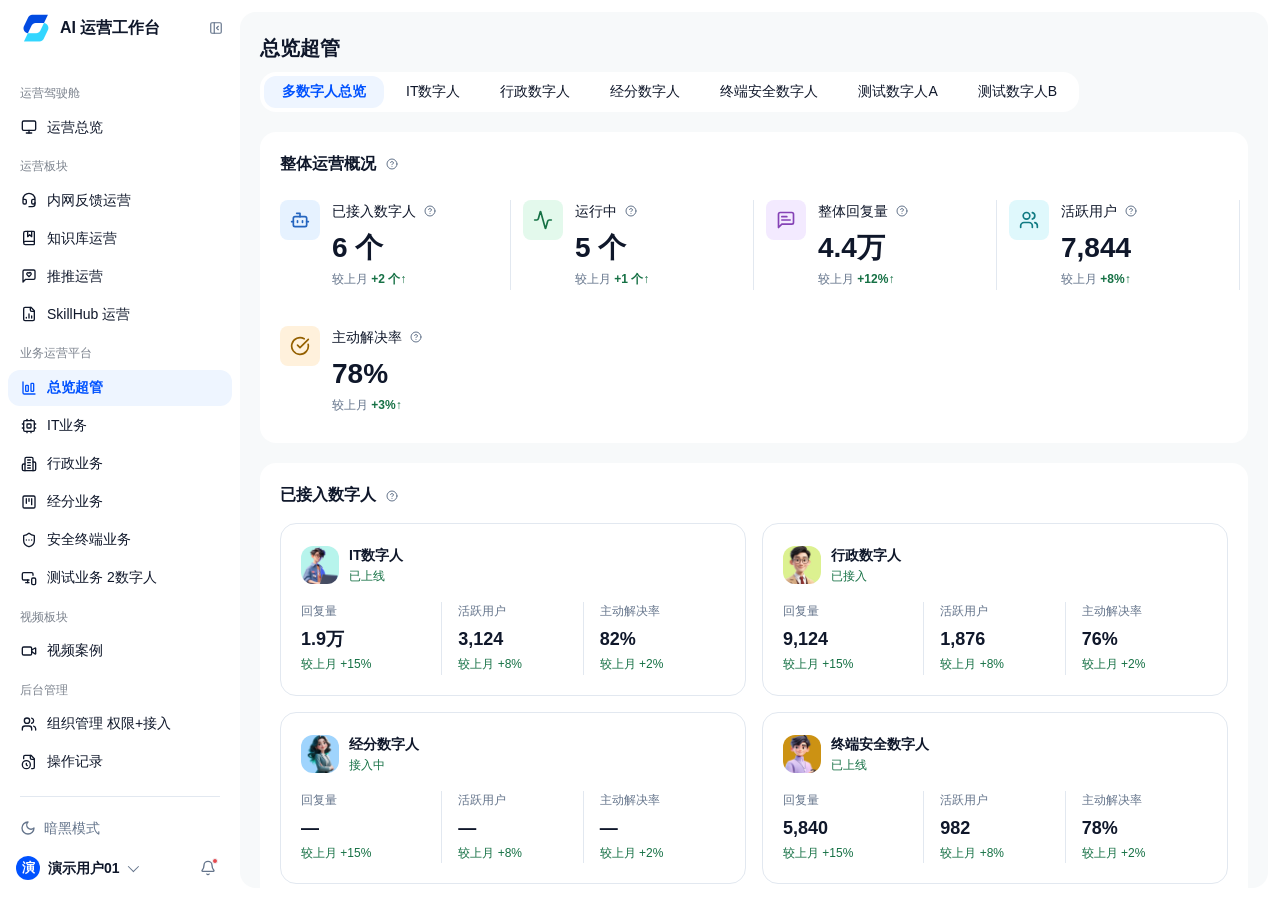
<file: index.html>
<!DOCTYPE html>
<html lang="zh-CN">
<head>
<meta charset="UTF-8">
<meta name="viewport" content="width=device-width, initial-scale=1.0">
<link rel="icon" href="data:,">
<script src="./personalization-state.js?v=20260928-dark-mode"></script>
<title>数字人运营平台 · 业务开放版原型 v3</title>
<script src="./chart.umd.min.js"></script>

<style>
:root{
  --bg:#f5f7fb; --surface:#ffffff; --surface-soft:#f8fafc; --table-header-bg:#f1f5f9;
  --border:#e7ebf2; --border-strong:#d3dae6;
  --text:#0f1c33; --muted:#57647c; --faint:#93a0b4;
  --blue:#1f5fe8; --blue-deep:#174fd1; --blue-soft:#e9effd;
  --green:#0e8f58; --bad:#c93030; --amber:#c77d0a;
  --new:#7c3aed; --new-soft:#f1ebfd;
  --grad:linear-gradient(135deg,#1f5fe8 0%,#7c3aed 100%);
  --grad-deep:linear-gradient(135deg,#174fd1 0%,#682fd4 100%);
  --shadow:0 1px 2px rgba(15,28,51,.04),0 6px 20px rgba(15,28,51,.06),0 18px 44px -14px rgba(15,28,51,.10);
  --shadow-soft:0 1px 2px rgba(15,28,51,.03),0 3px 12px rgba(15,28,51,.05);
}
*{box-sizing:border-box;margin:0;padding:0}
body{background:linear-gradient(180deg,#f8fafd 0%,var(--bg) 240px);background-attachment:fixed;color:var(--text);font-family:Inter,"PingFang SC","Microsoft YaHei",system-ui,sans-serif;font-size:15px;-webkit-font-smoothing:antialiased;text-rendering:optimizeLegibility}
.wrap{display:grid;grid-template-columns:236px 1fr;gap:14px;height:100vh;padding:14px;overflow:hidden}
.col-left{display:flex;flex-direction:column;gap:12px;height:100%;overflow-y:auto}
.col-main{height:100%;overflow-y:auto;padding-right:4px}
.main-shell{min-height:100%;background:#fff;padding:12px}

/* 品牌 */
.brand{height:36px;display:flex;align-items:center;gap:10px;padding:0 12px;background:var(--surface);border:1px solid var(--border);border-radius:10px;box-shadow:var(--shadow-soft)}
.logo{width:32px;height:32px;border:0;border-radius:0;background:transparent;color:inherit;display:flex;align-items:center;justify-content:center;font-weight:800;font-size:16px;flex:none;box-shadow:none}
.logo img{display:block;width:28px;height:28px;object-fit:contain;border-radius:0}
.brand b{display:block;font-size:18px;letter-spacing:-0.01em}
.brand span{display:block;font-size:13px;color:var(--muted)}
.badge{display:inline-block;margin-left:8px;font-size:11px;padding:2px 8px;border-radius:20px;background:var(--blue-soft);color:var(--blue);font-weight:700;vertical-align:2px}
.badge.new{background:var(--new-soft);color:var(--new)}

/* 当前用户条 */
.user-box{background:var(--surface);border:1px solid var(--border);border-radius:16px;padding:12px 16px;box-shadow:var(--shadow-soft)}
.user-box .lb{font-size:12px;color:var(--muted);letter-spacing:.06em;margin-bottom:6px;font-weight:700}
.user-line{display:flex;align-items:center;gap:8px}
.u-avatar{width:30px;height:30px;border-radius:50%;background:var(--blue);color:#fff;display:flex;align-items:center;justify-content:center;font-size:13px;font-weight:700;flex:none}
.u-name{font-weight:700;font-size:14px}
.u-role{font-size:11px;color:var(--muted)}
.btn{display:inline-flex;align-items:center;justify-content:center;padding:7px 14px;border:1px solid var(--border-strong);border-radius:9px;background:var(--surface);color:var(--text);font-family:inherit;font-size:13px;cursor:pointer;transition:.15s;gap:6px;box-shadow:0 1px 2px rgba(15,28,51,.03)}
.btn:hover{border-color:var(--blue);color:var(--blue);box-shadow:0 2px 6px rgba(31,95,232,.10)}
.btn.primary{background:var(--grad);border-color:transparent;color:#fff;box-shadow:0 2px 8px rgba(31,95,232,.28)}
.btn.primary:hover{background:var(--grad-deep);color:#fff;box-shadow:0 4px 14px rgba(31,95,232,.35);transform:translateY(-1px)}
.btn.primary > svg,.btn.newbtn > svg{width:14px;height:14px;stroke-width:2;flex:none}
.btn.sm{padding:4px 10px;font-size:12px}
.btn.ghost{border-style:dashed}
.btn.newbtn{background:var(--new);border-color:var(--new);color:#fff;box-shadow:0 2px 8px rgba(124,58,237,.25)}
.btn.newbtn:hover{background:#682fd4;color:#fff;box-shadow:0 4px 14px rgba(124,58,237,.32);transform:translateY(-1px)}
.seg{display:inline-flex;border:1px solid var(--border-strong);border-radius:8px;overflow:hidden}
.seg .seg-btn{padding:6px 14px;border:none;background:var(--surface);color:var(--muted);font-size:13px;cursor:pointer;border-right:1px solid var(--border-strong)}
.seg .seg-btn:last-child{border-right:none}
.seg .seg-btn.active{background:var(--blue);color:#fff;font-weight:600}

/* 导航 */
.nav-panel{flex:1;background:var(--surface);border:1px solid var(--border);border-radius:16px;padding:8px;box-shadow:var(--shadow-soft)}
.nav-sec{font-size:12px;font-weight:700;letter-spacing:.08em;color:var(--muted);margin:12px 0 6px;padding:0 12px;display:flex;align-items:center;justify-content:space-between}
.nav-sec .old-tag{font-size:10px;color:var(--faint);font-weight:400}
.nav-item{display:flex;align-items:center;gap:10px;padding:9px 12px;border:1px solid transparent;border-radius:10px;cursor:pointer;font-family:inherit;color:var(--text);font-size:14px;transition:.15s;width:100%;text-align:left;background:transparent;position:relative}
.nav-item:hover{border-color:var(--blue);background:var(--surface-soft)}
.nav-item.active{background:var(--blue-soft);border-color:var(--blue);color:var(--blue);font-weight:700;box-shadow:inset 0 0 0 1px rgba(31,95,232,.12)}
.nav-item.active::before{content:'';position:absolute;left:-1px;top:8px;bottom:8px;width:3px;border-radius:3px;background:var(--grad)}
.nav-item .dot{width:8px;height:8px;border-radius:50%;background:var(--border-strong);flex:none}
.nav-item.active .dot{background:var(--blue)}
.nav-item.new-item{color:var(--new)}
.nav-item.new-item .dot{background:var(--new-soft);border:1.5px solid var(--new)}
.nav-item.new-item.active{background:var(--new-soft);border-color:var(--new);color:var(--new)}
.nav-item.new-item.active .dot{background:var(--new)}
.nav-item.hidden{display:none}

/* 顶部条 */
.topbar{display:flex;align-items:center;justify-content:space-between;margin-bottom:14px;gap:12px}
.topbar .crumbs{font-size:13px;color:var(--muted)}
.pill{font-size:11px;padding:2px 10px;border-radius:20px;font-weight:700}
.pill.on{background:var(--blue-soft);color:var(--blue)}
.pill.warn{background:#fdf1e0;color:var(--amber)}
.pill.new{background:var(--new-soft);color:var(--new)}

/* 卡片 */
.card{background:var(--surface);border:1px solid var(--border);border-radius:16px;padding:16px;box-shadow:var(--shadow-soft);margin-bottom:14px}
.card-title{display:flex;justify-content:space-between;align-items:center;font-size:16px;font-weight:700;margin-bottom:12px}
.bot-config-title{display:block;margin-bottom:12px}
.bot-config-toolbar{display:flex;align-items:center;gap:16px;margin-bottom:16px}
.bot-config-filters{display:flex;align-items:center;gap:8px;flex-wrap:wrap;min-width:0}
.bot-config-filters input{flex:0 0 240px;width:240px;min-width:240px}
.bot-config-actions{display:flex;align-items:center;justify-content:flex-end;margin-left:auto;flex:none}
.org-actions{display:flex;gap:16px;align-items:center;margin-left:auto}
.org-toolbar{display:flex;justify-content:space-between;gap:16px;margin-bottom:12px;flex-wrap:wrap;align-items:center}
.org-filters{display:flex;justify-content:flex-start;gap:8px;flex-wrap:wrap;align-items:center}
.modal.org-batch-modal{width:480px !important;height:360px;max-height:360px;max-width:calc(100vw - 24px);box-sizing:border-box}
.card-title .hint{font-size:12px;color:var(--faint);font-weight:400}
.grid{display:grid;gap:14px}
.grid-4{grid-template-columns:repeat(4,1fr)}
.grid-2{grid-template-columns:repeat(2,1fr)}
.grid-3{grid-template-columns:repeat(3,1fr)}
.grid-5{grid-template-columns:repeat(5,1fr)}
@media(max-width:1200px){.grid-4{grid-template-columns:repeat(2,1fr)}.grid-3{grid-template-columns:repeat(2,1fr)}.grid-5{grid-template-columns:repeat(3,1fr)}}

/* KPI */
.kpi{background:var(--surface);border:1px solid var(--border);border-radius:16px;padding:16px;box-shadow:var(--shadow-soft);cursor:pointer;transition:.18s}
.kpi:hover{border-color:var(--blue);transform:translateY(-2px);box-shadow:var(--shadow)}
.kpi .k-label{font-size:13px;color:var(--muted)}
.kpi .k-value{font-size:28px;font-weight:800;margin:6px 0 2px;letter-spacing:-0.02em;font-variant-numeric:tabular-nums}
.kpi .k-sub{font-size:12px;color:var(--faint)}
/* 信息提示图标：解释性语句收进小图标，悬停显示 tooltip */
.info-ic{display:inline-flex;align-items:center;justify-content:center;width:14px;height:14px;border-radius:50%;background:#c3ccdb;color:#fff;font-size:10px;font-weight:800;cursor:help;position:relative;margin-left:5px;vertical-align:1.5px;flex:none;font-family:inherit;line-height:1}
.info-ic:hover{background:var(--blue)}
.info-ic:hover::after{content:attr(data-tip);position:absolute;left:50%;bottom:calc(100% + 7px);transform:translateX(-50%);background:#101c33;color:#fff;font-size:12px;font-weight:400;line-height:1.55;padding:7px 11px;border-radius:8px;width:max-content;max-width:min(340px,calc(100vw - 48px));white-space:normal;overflow-wrap:break-word;z-index:60;box-shadow:0 6px 20px rgba(15,28,51,.28);text-align:left}
.info-ic:hover::before{content:'';position:absolute;left:50%;bottom:calc(100% + 3px);transform:translateX(-50%);border:5px solid transparent;border-top-color:#101c33;z-index:60}
/* 长文本 tooltip（如知识回流）：从图标左边缘向右展开，避免居中时左侧溢出被裁 */
.info-ic.tip-left:hover::after{left:0;transform:none}
.info-ic.tip-left:hover::before{left:14px;transform:none}
.k-value.blue{color:var(--blue)} .k-value.green{color:var(--green)} .k-value.bad{color:var(--bad)} .k-value.amber{color:var(--amber)} .k-value.purple{color:#7c3aed}
/* 核心 KPI 面板（重点层）：浅蓝渐变底，与次级白卡形成主次对比 */
.kpi-panel .kpi{background:linear-gradient(180deg,#f6f8ff 0%,#edf1fb 100%);border-color:#dbe3f4}
.kpi-panel .kpi:hover{border-color:var(--blue)}
.kpi-panel .k-value{font-size:30px}

/* 数字人选择 */
.bot-bar{background:linear-gradient(135deg,#1b3f9c 0%,#3d2d8f 55%,#5b2a8f 100%);border:none;box-shadow:0 8px 24px rgba(31,60,160,.28)}
.bot-bar .bot-tab{background:rgba(255,255,255,.13);border-color:rgba(255,255,255,.26);color:#fff}
.bot-bar .bot-tab:hover{border-color:#fff;background:rgba(255,255,255,.22)}
.bot-bar .bot-tab.active{background:#fff;border-color:#fff;color:var(--new);box-shadow:0 4px 14px rgba(0,0,0,.18)}
.bot-bar .bot-tab .st{color:rgba(255,255,255,.78)}
.bot-bar .bot-tab.active .st{color:var(--faint)}
.bot-tabs{display:flex;gap:8px;flex-wrap:wrap}
.bot-tab{padding:8px 18px;border:1px solid var(--border);border-radius:10px;background:var(--surface);cursor:pointer;font-family:inherit;font-size:14px;color:var(--text);transition:.12s;display:flex;align-items:center;gap:8px}
.bot-tab:hover{border-color:var(--blue)}
.bot-tab.active{background:var(--new-soft);border-color:var(--new);color:var(--new);font-weight:700}
.bot-tab .st{font-size:10px;color:var(--faint);font-weight:400}
.bot-tab.active .st{color:var(--new)}
.bot-tab.disabled{opacity:.5;cursor:not-allowed}

/* 页内 Tab */
.inner-tabs{display:flex;gap:6px;background:var(--surface);border:1px solid var(--border);border-radius:14px;padding:5px;box-shadow:0 2px 12px rgba(15,28,51,.08);margin-bottom:14px;width:fit-content}
.inner-tab{padding:10px 24px;border:none;border-radius:10px;background:transparent;cursor:pointer;font-family:inherit;font-size:15px;font-weight:600;color:var(--muted);transition:.15s;display:flex;align-items:center;gap:7px}
.inner-tab:hover{color:var(--blue);background:var(--blue-soft)}
.inner-tab.active{background:var(--grad);color:#fff;font-weight:700;box-shadow:0 3px 10px rgba(31,95,232,.3)}

/* bot 卡片（总览） */
.bot-card{background:var(--surface);border:1px solid var(--border);border-radius:16px;padding:16px;box-shadow:var(--shadow-soft);cursor:pointer;transition:.18s;position:relative}
.bot-card:hover{border-color:var(--blue);transform:translateY(-2px);box-shadow:var(--shadow)}
.bot-card.active{border-color:var(--blue);background:var(--blue-soft)}
.bot-card .b-head{display:flex;align-items:center;gap:10px;margin-bottom:10px}
.bot-ico{width:38px;height:38px;border-radius:10px;color:#fff;display:flex;align-items:center;justify-content:center;font-weight:800;font-size:16px;flex:none}
.bot-card .b-name{font-weight:700;font-size:15px}
.bot-card .b-status{font-size:11px;color:var(--green)}
.bot-card .b-row{display:flex;justify-content:space-between;font-size:13px;color:var(--muted);margin-top:4px}
.bot-card .b-row b{color:var(--text)}
.tag{font-size:11px;padding:2px 8px;border-radius:20px;background:var(--surface-soft);border:1px solid var(--border);color:var(--muted)}
.tag.blue{background:var(--blue-soft);color:var(--blue);border-color:transparent}
.tag.green{background:#e6f6ee;color:var(--green);border-color:transparent}
.tag.warn{background:#fdf1e0;color:var(--amber);border-color:transparent}

/* 表格 */
table{width:100%;border-collapse:collapse;font-size:13px;font-variant-numeric:tabular-nums}
th{text-align:left;padding:9px 10px;color:var(--muted);font-weight:600;border-bottom:1px solid var(--border);white-space:nowrap;background:var(--table-header-bg,var(--surface-soft))}
td{padding:9px 10px;border-bottom:1px solid var(--border)}
tr:hover td{background:var(--surface-soft)}
.lib-selected{background:var(--blue-soft)!important}
.lib-selected td{background:var(--blue-soft)!important}
.mono{font-family:ui-monospace,Consolas,monospace}

/* 控件 */
select,input[type=text]{padding:7px 10px;border:1px solid var(--border-strong);border-radius:8px;font-family:inherit;font-size:13px;background:var(--surface);color:var(--text)}
.chart-box{position:relative;height:280px}
.chart-box.h220{height:220px}
.chart-box canvas{max-width:100%!important}
/* 总览页图表卡：等高 + 图表填满，避免与列表卡并排时下方留白 */
#itab-bot-overview .grid-2 > .card{display:flex;flex-direction:column}
#itab-bot-overview .grid-2 > .card .chart-box{flex:1;height:auto;min-height:200px}
.hint-text{font-size:12px;color:var(--faint);margin-top:6px}

/* 弹窗 */
.modal-mask{position:fixed;inset:0;background:rgba(15,30,56,.45);z-index:100;display:none;align-items:center;justify-content:center}
.modal-mask.show{display:flex}
.modal{background:var(--surface);border-radius:16px;width:640px;max-width:92vw;max-height:86vh;overflow-y:auto;box-shadow:0 8px 24px rgba(15,28,51,.12),0 28px 64px -12px rgba(15,28,51,.28)}
.modal .m-head{display:flex;justify-content:space-between;align-items:center;padding:16px 20px;border-bottom:1px solid var(--border);position:sticky;top:0;background:var(--surface)}
.modal .m-body{padding:20px}
.xbtn{border:none;background:none;font-size:20px;cursor:pointer;color:var(--muted);font-family:inherit}
/* 滚动条 */
::-webkit-scrollbar{width:8px;height:8px}
::-webkit-scrollbar-thumb{background:#c9d2e0;border-radius:8px;border:2px solid transparent;background-clip:content-box}
::-webkit-scrollbar-thumb:hover{background:#aeb9cc;background-clip:content-box;border:2px solid transparent}
::-webkit-scrollbar-track{background:transparent}
.flow{display:flex;align-items:center;gap:10px;margin:12px 0}
.flow .step{flex:1;text-align:center;border:1px solid var(--border);border-radius:10px;padding:10px;font-size:12px;color:var(--muted);background:var(--surface-soft)}
.flow .step.done{border-color:var(--green);color:var(--green);background:#e6f6ee;font-weight:700}
.flow .arrow{color:var(--faint)}
.masked{color:var(--faint);background:repeating-linear-gradient(45deg,transparent,transparent 4px,var(--surface-soft) 4px,var(--surface-soft) 8px);border-radius:4px}

.page{display:none}
.page.active{display:block}
.itab-page{display:none}
.itab-page.active{display:block}
.notice{border:1px dashed var(--blue);background:var(--blue-soft);border-radius:10px;padding:10px 14px;font-size:13px;color:var(--blue);margin-bottom:14px}
.notice.amber{border-color:var(--amber);background:#fdf1e0;color:var(--amber)}
.notice.new{border-color:var(--new);background:var(--new-soft);color:var(--new)}

/* 老页面占位 */
.legacy-card{background:var(--surface);border:1px solid var(--border);border-radius:16px;padding:40px;text-align:center;color:var(--muted);box-shadow:var(--shadow-soft)}
.legacy-card .big{font-size:22px;font-weight:700;color:var(--text);margin-bottom:8px}
</style>
<style>
/* 用户入口保持单行：头像 + 名称/下拉箭头 + 消息入口。 */
.user-box { cursor:pointer; padding:10px 12px; }
.user-box:focus-visible { outline:2px solid var(--blue); outline-offset:2px; }
.user-line { min-height:32px; }
.user-line > div:nth-child(2) { min-width:0; flex:1; }
.u-name { overflow:hidden; text-overflow:ellipsis; white-space:nowrap; display:flex; align-items:center; gap:8px; }
.user-chevron { width:8px; height:8px; border-right:1.5px solid var(--muted); border-bottom:1.5px solid var(--muted); transform:rotate(45deg) translateY(-2px); flex:none; margin-right:2px; }
.user-box:hover .user-chevron { border-color:var(--blue); }
.user-message { position:relative; display:inline-flex; align-items:center; justify-content:center; width:32px; height:32px; flex:none; color:var(--muted); cursor:pointer; border-radius:var(--ui-control-radius); }
.user-message svg { width:16px; height:16px; }
.user-message:hover { color:var(--blue); }
.user-message .unread-dot { position:absolute; top:6px; right:6px; width:6px; height:6px; border-radius:50%; background:#e5484d; border:1.5px solid var(--surface); }
.u-role,.user-box .lb { display:none; }
</style>
<link rel="stylesheet" href="./ui-typography.css?v=20260917-card-subtitle-ellipsis">
<link rel="stylesheet" href="./workbench.css?v=20260925-bot-tabs-negative-sixteen">
<link rel="stylesheet" href="./personalization.css?v=20260925-feedback-white">
<link rel="stylesheet" href="./knowledge-reflow.css?v=20260917-reflow-columns">
<link rel="stylesheet" href="./controls.css?v=20260917-reflow-form-spacing">
</head>
<body>
<div class="wrap">
  <input class="mobile-nav-toggle" type="checkbox" id="mobileNavToggle" aria-label="展开或收起导航">
  <label class="mobile-nav-label" for="mobileNavToggle">导航与账号 <span aria-hidden="true">⌄</span></label>
  <!-- ======= 左侧栏（= 现有工作台导航 + 新增数字人运营平台入口） ======= -->
  <div class="col-left">
    <div class="brand">
      <div class="logo"><img src="./brand-logo.png" alt="数 AI 运营工作台"></div>
      <div><b>AI 运营工作台</b></div>
    </div>

    <div class="nav-panel">
      <div class="nav-sec">运营驾驶舱</div>
      <button class="nav-item legacy-item" data-page="legacy-overview" data-icon="Monitor"><span class="nav-icon" aria-hidden="true"></span>运营总览</button>

      <div class="nav-sec">运营板块</div>
      <button class="nav-item legacy-item" data-page="legacy-feedback" data-icon="ChatDotRound"><span class="nav-icon" aria-hidden="true"></span>内网反馈运营</button>
      <button class="nav-item legacy-item" data-page="legacy-knowledge" data-icon="Collection"><span class="nav-icon" aria-hidden="true"></span>知识库运营</button>
      <button class="nav-item legacy-item" data-page="legacy-tuitui" data-icon="ChatLineRound"><span class="nav-icon" aria-hidden="true"></span>推推运营</button>
      <button class="nav-item legacy-item" data-page="legacy-skillhub" data-icon="Grid"><span class="nav-icon" aria-hidden="true"></span>SkillHub 运营</button>

      <div class="nav-sec" style="margin-top:14px">业务运营平台</div>
      <button class="nav-item new-item admin-item" data-page="bot-platform" data-entry="overview" data-icon="DataAnalysis"><span class="nav-icon" aria-hidden="true"></span>总览超管</button>
      <button class="nav-item new-item biz-item" data-page="bot-platform" data-entry="it" data-icon="Cpu"><span class="nav-icon" aria-hidden="true"></span>IT业务</button>
      <button class="nav-item new-item biz-item" data-page="bot-platform" data-entry="admin" data-icon="OfficeBuilding"><span class="nav-icon" aria-hidden="true"></span>行政业务</button>
      <button class="nav-item new-item biz-item" data-page="bot-platform" data-entry="jingfen" data-icon="TrendCharts"><span class="nav-icon" aria-hidden="true"></span>经分业务</button>
      <button class="nav-item new-item biz-item" data-page="bot-platform" data-entry="security" data-icon="Lock"><span class="nav-icon" aria-hidden="true"></span>安全终端业务</button>
      <button class="nav-item new-item biz-item" data-page="bot-platform" data-entry="test" data-icon="Operation"><span class="nav-icon" aria-hidden="true"></span>测试业务 <span class="pill warn" style="margin-left:auto">2数字人</span></button>

      <div class="nav-sec" style="margin-top:14px">视频板块</div>
      <button class="nav-item legacy-item" data-page="legacy-video" data-icon="VideoCamera"><span class="nav-icon" aria-hidden="true"></span>视频案例</button>

      <div class="nav-sec" style="margin-top:14px">后台管理</div>
      <button class="nav-item legacy-item admin-item" data-page="legacy-org" data-icon="User"><span class="nav-icon" aria-hidden="true"></span>组织管理 <span class="pill new" style="margin-left:auto">权限+接入</span></button>
      <button class="nav-item legacy-item admin-item" data-page="legacy-opslog" data-icon="Document"><span class="nav-icon" aria-hidden="true"></span>操作记录</button>
    </div>

    <div class="user-box" role="button" tabindex="0" aria-label="切换模拟用户" onclick="openUserModal()" onkeydown="if(event.key==='Enter'||event.key===' ')openUserModal()">
      <div class="user-line">
        <div class="u-avatar" id="uAvatar">演</div>
        <div>
          <div class="u-name" id="uName">演示用户01 <span class="user-chevron" aria-hidden="true"></span></div>
        </div>
        <span class="user-message" role="button" tabindex="0" aria-label="消息中心" title="消息中心" onclick="event.stopPropagation();openMessageCenter()" onkeydown="if(event.key==='Enter'||event.key===' '){event.preventDefault();event.stopPropagation();openMessageCenter()}">
          <i data-lucide="bell" aria-hidden="true"></i><span class="unread-dot" aria-label="有未读消息"></span>
        </span>
      </div>
    </div>
  </div>

  <!-- ======= 主区 ======= -->
  <div class="col-main">
    <div class="main-shell">
    <div class="bot-header-zone">
    <div class="topbar">
      <div class="crumbs" id="crumbs">数字人运营平台</div><span id="crumbBotTag" class="bot-status-tag" hidden></span>
    </div>
    <div class="page-context-switcher">
      <div class="card bot-bar" style="padding:14px 16px">
        <div class="bot-tabs" id="botTabs"></div>
      </div>
      <div class="inner-tabs" id="innerTabs">
        <button class="inner-tab active" data-itab="bot-dash">📊 运营看板</button>
        <button class="inner-tab" data-itab="bot-qa">🔄 问题记录与知识回流</button>
        <button class="inner-tab" data-itab="bot-groups">💬 群聊与频道运营</button>
        <button class="inner-tab" data-itab="bot-seaf">🔭 Seaf 运营观测 <span class="badge new" style="margin-left:4px">新增</span></button>
      </div>
    </div>
    </div>

    <!-- ══════════ 老页面占位（现有功能，不改动） ══════════ -->
    <div class="page" id="page-legacy-overview">
      <div class="legacy-card"><div class="construction-content"><img src="./construction-placeholder.png" width="160" height="160" alt="" class="construction-image"><div class="big">内容建设中</div><p>此页面为现有运营工作台功能，保持不变。原型仅演示「数字人运营平台」新增板块及其与现有平台的融合。</p></div></div>
    </div>
    <div class="page" id="page-legacy-feedback">
      <div class="legacy-card"><div class="construction-content"><img src="./construction-placeholder.png" width="160" height="160" alt="" class="construction-image"><div class="big">内容建设中</div><p>内网反馈运营（现有功能）保持不变。进入「数字人运营平台」查看新增板块。</p></div></div>
    </div>
    <div class="page" id="page-legacy-knowledge">
      <div class="legacy-card"><div class="construction-content"><img src="./construction-placeholder.png" width="160" height="160" alt="" class="construction-image"><div class="big">内容建设中</div><p>知识库运营（现有功能）保持不变。进入「数字人运营平台」查看新增板块。</p></div></div>
    </div>
    <div class="page" id="page-legacy-tuitui">
      <div class="legacy-card"><div class="construction-content"><img src="./construction-placeholder.png" width="160" height="160" alt="" class="construction-image"><div class="big">内容建设中</div><p>推推运营（现有功能）保持不变。进入「数字人运营平台」查看新增板块。</p></div></div>
    </div>
    <div class="page" id="page-legacy-skillhub">
      <div class="legacy-card"><div class="construction-content"><img src="./construction-placeholder.png" width="160" height="160" alt="" class="construction-image"><div class="big">内容建设中</div><p>SkillHub 运营（现有功能）保持不变。进入「数字人运营平台」查看新增板块。</p></div></div>
    </div>
    <div class="page" id="page-legacy-video">
      <div class="legacy-card"><div class="construction-content"><img src="./construction-placeholder.png" width="160" height="160" alt="" class="construction-image"><div class="big">内容建设中</div><p>视频案例（现有功能）保持不变。进入「数字人运营平台」查看新增板块。</p></div></div>
    </div>
    <!-- ══════════ 组织管理（组织架构同步 + 角色权限；业务运营平台权限融入此处） ══════════ -->
    <div class="page" id="page-legacy-org">
      <div class="card">
        <div class="card-title">组织架构与权限</div>
        <div class="org-toolbar">
          <span class="org-filters">
            <input type="text" id="orgSearch" placeholder="搜索姓名、账号、部门…" style="flex:1;min-width:200px" oninput="renderOrg(true)">
            <span class="org-dept-select-wrap"><select id="orgDeptFilter" onchange="renderOrg(true)"></select><i data-lucide="chevron-down" aria-hidden="true"></i></span>
            <span class="org-dept-select-wrap"><select id="orgRoleFilter" onchange="renderOrg(true)">
              <option value="">全部角色</option>
              <option value="super_admin">超级管理员</option>
              <option value="admin">管理员</option>
              <option value="accessible">可访问</option>
              <option value="user">普通用户</option>
            </select><i data-lucide="chevron-down" aria-hidden="true"></i></span>
          </span>
          <span class="org-actions"><button class="btn sm" onclick="openGrantBatchModal()">批量授予</button><button class="btn primary sm" onclick="syncOrg()">同步组织架构</button></span>
        </div>
        <div class="org-table-scroll ui-table-scroll" role="region" aria-label="组织架构与权限表格">
        <table class="org-table">
          <thead><tr>
            <th style="width:48px"><input type="checkbox" id="orgSelAll" aria-label="全选当前页成员" onchange="toggleOrgAll(this)"></th>
            <th>姓名</th><th>账号</th><th>部门</th><th>部门路径</th><th>角色</th>
            <th style="min-width:280px">业务运营平台权限（业务 → 数字人 → 功能模块）</th><th>操作</th>
          </tr></thead>
          <tbody id="orgTable"></tbody>
        </table>
        </div>
        <nav class="org-pagination" aria-label="组织成员分页">
          <span id="orgPageSummary" aria-live="polite"></span>
          <div class="org-pagination-controls">
            <label for="orgPageSize">每页条数</label>
            <span class="org-dept-select-wrap"><select id="orgPageSize" onchange="changeOrgPageSize(this.value)">
              <option value="10">10</option><option value="20">20</option><option value="30">30</option><option value="40">40</option><option value="50">50</option><option value="custom">自定义</option>
            </select><i data-lucide="chevron-down" aria-hidden="true"></i></span>
            <input id="orgCustomPageSize" type="text" inputmode="numeric" aria-label="自定义每页条数" value="10" hidden onchange="setOrgPageSize(this.value)" onkeydown="if(event.key==='Enter')this.blur()">
            <button id="orgPrevPage" class="btn sm" title="上一页" aria-label="上一页" onclick="goOrgPage(orgPage-1)"><i data-lucide="chevron-left" aria-hidden="true"></i></button>
            <input id="orgPageNumber" type="text" inputmode="numeric" aria-label="当前页码" value="1" onchange="goOrgPage(this.value)" onkeydown="if(event.key==='Enter')this.blur()">
            <span id="orgPageTotal"></span>
            <button id="orgNextPage" class="btn sm" title="下一页" aria-label="下一页" onclick="goOrgPage(orgPage+1)"><i data-lucide="chevron-right" aria-hidden="true"></i></button>
          </div>
        </nav>
        <div class="hint-text">组织架构从组织系统同步；角色 4 档：<b>普通用户</b> / <b>可访问</b> / <b>管理员</b> / <b>超级管理员</b>。业务运营平台权限已融入本页：点「设置权限」配置 ① 可访问业务 → ② 数字人 → ③ 功能模块（运营看板 / 问题记录&amp;知识回流 / 群聊&amp;频道运营 / Seaf 运营观测）；超级管理员默认全部权限（内置）。</div>
      </div>

      <div class="card" style="margin-top:14px">
        <div class="card-title bot-config-title">数字人接入管理</div>
        <div class="bot-config-toolbar">
          <div class="bot-config-filters">
            <input type="text" id="botConfigSearch" placeholder="搜索数字人、所属业务…" oninput="renderConfig(true)">
            <span class="org-dept-select-wrap"><select id="botConfigStatus" onchange="renderConfig(true)">
              <option value="">全部状态</option>
              <option value="已上线">已上线</option>
              <option value="已接入">已接入</option>
              <option value="接入中">接入中</option>
            </select><i data-lucide="chevron-down" aria-hidden="true"></i></span>
          </div>
          <div class="bot-config-actions"><button class="btn primary sm" onclick="openBotModal()">接入新数字人</button></div>
        </div>
        <div class="ui-table-scroll" role="region" aria-label="数字人接入管理表格">
        <table class="ui-data-table has-actions">
          <thead><tr><th>数字人</th><th>所属业务</th><th data-column="compact">状态</th><th>同步频率</th><th>操作</th></tr></thead>
          <tbody id="cfgBotTable"></tbody>
        </table>
        </div>
        <nav class="org-pagination" aria-label="数字人接入管理分页">
          <span id="cfgPageSummary" aria-live="polite"></span>
          <div class="org-pagination-controls">
            <label for="cfgPageSize">每页条数</label>
            <span class="org-dept-select-wrap"><select id="cfgPageSize" onchange="changeConfigPageSize(this.value)">
              <option value="10">10</option><option value="20">20</option><option value="30">30</option><option value="40">40</option><option value="50">50</option><option value="custom">自定义</option>
            </select><i data-lucide="chevron-down" aria-hidden="true"></i></span>
            <input id="cfgCustomPageSize" type="text" inputmode="numeric" aria-label="自定义每页数字人条数" value="10" hidden onchange="setConfigPageSize(this.value)" onkeydown="if(event.key==='Enter')this.blur()">
            <button id="cfgPrevPage" class="btn sm" title="上一页" aria-label="上一页" onclick="goConfigPage(cfgPage-1)"><i data-lucide="chevron-left" aria-hidden="true"></i></button>
            <input id="cfgPageNumber" type="text" inputmode="numeric" aria-label="数字人列表当前页码" value="1" onchange="goConfigPage(this.value)" onkeydown="if(event.key==='Enter')this.blur()">
            <span id="cfgPageTotal"></span>
            <button id="cfgNextPage" class="btn sm" title="下一页" aria-label="下一页" onclick="goConfigPage(cfgPage+1)"><i data-lucide="chevron-right" aria-hidden="true"></i></button>
          </div>
        </nav>
        <div class="hint-text">通用配置：接入数字人时选择所属业务，配置完成后数字人出现在对应业务的「业务运营平台」入口下；数据源自动从该数字人拉取（无需单独配置数据源）。再在上方「组织架构与权限」中给用户授予角色并配置该数字人权限，用户登录后即可在对应业务下看到并运营。</div>
      </div>
    </div>
    <div class="page" id="page-legacy-opslog">
      <div class="legacy-card"><div class="construction-content"><img src="./construction-placeholder.png" width="160" height="160" alt="" class="construction-image"><div class="big">内容建设中</div><p>操作记录（现有功能）保持不变。</p></div></div>
    </div>

    <!-- ══════════ 数字人运营平台（新增板块） ══════════ -->
    <div class="page" id="page-bot-platform">
      <!-- 数字人选择与页内 Tab 已提升到标题下方的页面上下文容器。 -->

      <!-- 子页：多数字人总览 -->
      <div class="itab-page" id="itab-bot-overview">
        <div class="card">
          <div class="card-title">整体运营概况 <span class="info-ic" data-tip="全部已接入数字人合计 · 近 30 天口径">?</span></div>
          <div class="overview-kpi-grid" id="overviewKpis"></div>
        </div>
        <div class="card">
          <div class="card-title">已接入数字人 <span class="hint" id="botSubHint">点击卡片进入该数字人运营看板</span></div>
          <div class="grid digital-human-grid" id="botCards"></div>
        </div>
        <div class="grid grid-2">
          <div class="card"><div class="card-title">各数字人回复量对比 <span class="info-ic" data-tip="近 30 天">?</span></div><div class="chart-box h220"><canvas id="ovMsgChart"></canvas></div></div>
          <div class="card"><div class="card-title">各数字人活跃用户对比 <span class="info-ic" data-tip="近 30 天">?</span></div><div class="chart-box h220"><canvas id="ovUserChart"></canvas></div></div>
        </div>
        <div class="grid grid-2">
          <div class="card"><div class="card-title">各数字人回复量趋势 <span class="info-ic" data-tip="每色一条 = 一个数字人">?</span></div><div class="chart-box"><canvas id="ovMsgTrend"></canvas></div></div>
          <div class="card"><div class="card-title">活跃用户 / 会话数趋势（按数字人）</div><div class="chart-box"><canvas id="ovActTrend"></canvas></div></div>
        </div>
        <div class="grid grid-2">
          <div class="card"><div class="card-title">热门问题 TOP10 <span class="info-ic" data-tip="跨全部数字人">?</span></div><div id="ovHot" class="grid" style="gap:6px"></div></div>
          <div class="card"><div class="card-title">知识命中率对比 <span class="info-ic" data-tip="谁的知识库健康，谁的要补">?</span></div><div class="chart-box h220"><canvas id="ovChannel"></canvas></div></div>
        </div>
      </div>

      <!-- 子页：运营看板 -->
      <div class="itab-page" id="itab-bot-dash">
        <div class="grid grid-2 dash-toolbar" style="margin-bottom:14px">
          <div class="card dash-toolbar-card" style="margin:0">
            <div style="display:flex;gap:8px;align-items:center;flex-wrap:wrap">
              <span style="font-size:13px;color:var(--muted)">看板维度（可配置）：</span>
              <span class="dash-select-wrap" data-ui-select><select id="dashDim"><option value="day">按天</option><option value="week">按周</option><option value="month">按月</option></select></span>
              <span class="dash-select-wrap" data-ui-select><select id="dashRange"><option value="7d">近 7 天</option><option value="30d" selected>近 30 天</option><option value="90d">近 90 天</option><option value="all">累计</option></select></span>
            </div>
          </div>
          <div class="card dash-toolbar-card" style="margin:0">
            <div style="display:flex;gap:8px;align-items:center;flex-wrap:wrap">
              <span style="font-size:13px;color:var(--muted)">运营报告：</span>
              <button class="btn sm" onclick="openMetricModal()">指标口径说明</button>
              <button class="btn primary" onclick="openReportConfig()">生成运营报告</button>
            </div>
          </div>
        </div>
        <!-- KPI 区：第一行=数字人维度（5个）；第二行=左知识库维度 + 右推推维度 -->
        <div class="card">
          <div class="card-title" style="font-size:13px">数字人维度</div>
          <div class="grid grid-5 kpi-panel" id="dashKpis"></div>
        </div>
        <div class="grid grid-2" style="margin-top:14px">
          <div class="card" style="margin:0">
            <div class="card-title" style="font-size:13px">知识库维度</div>
            <div class="grid grid-3" id="dashKbKpis"></div>
          </div>
          <div class="card" style="margin:0">
            <div class="card-title" style="font-size:13px">推推维度</div>
            <div class="grid grid-3" id="dashTtKpis"></div>
          </div>
        </div>
        <div class="grid grid-2">
          <div class="card"><div class="card-title">回复量趋势 <span class="info-ic" data-tip="= 数字人实际回复条数 · 点击数据点可下钻当日问答明细">?</span></div><div class="chart-box"><canvas id="dashMsgTrend"></canvas></div></div>
          <div class="card"><div class="card-title">活跃用户 / 会话数趋势</div><div class="chart-box"><canvas id="dashActTrend"></canvas></div></div>
        </div>
        <div class="grid grid-2">
          <div class="card"><div class="card-title">热门问题 TOP10 <span class="info-ic" data-tip="点击问题跳转到问题记录">?</span></div><div id="dashHot" class="grid" style="gap:6px"></div></div>
          <div class="card"><div class="card-title">问题分类分布 <span class="info-ic" data-tip="哪类问题最多 → 优先补哪块知识">?</span></div><div class="chart-box h220"><canvas id="dashChannel"></canvas></div></div>
        </div>
      </div>

      <!-- 子页：问题记录 & 知识回流 -->
      <div class="itab-page" id="itab-bot-qa">
        <!-- 全局时间维度筛选（作用于整个问题记录&知识回流板块：知识库总览 KPI + 对接知识库） -->
        <div class="card module-toolbar" style="display:flex;gap:8px;align-items:center;flex-wrap:wrap">
          <span class="org-dept-select-wrap"><select id="qaDim"><option value="day">按天</option><option value="week">按周</option><option value="month">按月</option></select><i data-lucide="chevron-down" aria-hidden="true"></i></span>
          <span class="org-dept-select-wrap"><select id="qaRange"><option value="7">近 7 天</option><option value="30" selected>近 30 天</option><option value="90">近 90 天</option><option value="all">累计</option></select><i data-lucide="chevron-down" aria-hidden="true"></i></span>
        </div>

        <!-- ① 知识库总览：KPI（数据均来自 AI 知识库数据库，可直接拉取） -->
        <div class="card">
          <div class="card-title">知识库总览 <span class="info-ic" data-tip="数据来自 AI 知识库数据库 · 覆盖当前数字人对接的全部知识库 · 问答量/用户量随上方时间维度联动">?</span></div>
          <div class="grid grid-5 kpi-panel" id="kbHealth"></div>
        </div>

        <!-- ② 对接知识库：块状卡片（与「已接入数字人」一致；已加入的纯展示，点击无动作） -->
        <div class="card" style="margin-top:14px">
          <div class="card-title">对接知识库 <span class="info-ic" data-tip="已加入运营工作台 · 点击「＋ 添加知识库」从你有权限的库中选择加入">?</span></div>
          <div class="grid grid-5" id="kbLibCards"></div>
        </div>

        <!-- ③ 知识回流：处理 → 待同步 → 已回流知识 -->
        <div class="card rf-section">
          <div class="card-title rf-heading">知识回流
            <span class="info-ic tip-left" data-tip="处理问题并选择目标知识库，确认后进入待同步表；勾选同步后入库。已回流知识修改后需再次同步。">?</span>
            <button class="btn sm" onclick="openReflowed()"><i data-lucide="book-open" aria-hidden="true"></i>已回流知识 <span id="reflowedCount">0</span></button>
          </div>
          <div class="rf-columns">
            <section class="rf-column">
              <div class="rf-toolbar"><h3>① 未命中问题</h3><select id="missSrcSel" aria-label="未命中问题来源" onchange="renderMissQa()"></select></div>
              <div id="missQa"></div>
            </section>
            <section class="rf-column">
              <div class="rf-toolbar"><h3>② 待同步表</h3>
                <label class="rf-select"><input type="checkbox" id="reflowSelAll" onchange="togglePendingAll(this)">全选</label>
                <button id="syncPendingButton" class="btn primary sm" onclick="syncPending()" disabled>同步到知识库 <span id="reflowSelCount">0</span></button>
              </div>
              <div id="pendingList"></div>
            </section>
          </div>
          <div id="reflowStatus" role="status" aria-live="polite"></div>
        </div>

        <!-- ④ 历史问答检索（命中状态可准确判断） -->
        <div class="card" style="margin-top:14px">
          <div class="card-title">历史问答检索 <span class="info-ic" data-tip="「命中」= 回答引用了知识库内容（可从日志准确判断）">?</span></div>
          <div class="qa-history-toolbar">
            <input type="text" id="qaSearch" placeholder="搜索问题 / 关键词 / 用户…" style="flex:0 1 240px;width:240px;min-width:0">
            <select id="qaStatus"><option value="">全部命中状态</option><option>已命中</option><option>未命中</option></select>
          </div>
          <div class="ui-table-scroll" role="region" aria-label="历史问答检索表格">
            <table class="qa-history-table ui-data-table has-actions"><thead><tr><th data-column="time">时间</th><th>用户</th><th data-column="text">问题</th><th data-column="compact">命中</th><th>操作</th></tr></thead><tbody id="qaTable"></tbody></table>
          </div>
          <nav class="qa-pagination" aria-label="问答记录分页">
            <span id="qaCount" aria-live="polite"></span>
            <div class="qa-pagination-controls">
              <label for="qaPageSize">每页条数</label>
              <select id="qaPageSize" onchange="changeQAPageSize(this.value)">
                <option value="10">10</option><option value="20">20</option><option value="30">30</option><option value="40">40</option><option value="50">50</option><option value="custom">自定义</option>
              </select>
              <input id="qaCustomPageSize" type="text" inputmode="numeric" aria-label="自定义每页问答条数" value="10" hidden onchange="setQAPageSize(this.value)" onkeydown="if(event.key==='Enter')this.blur()">
              <button id="qaPrevPage" class="btn sm" title="上一页" aria-label="上一页" onclick="goQAPage(qaPage-1)"><i data-lucide="chevron-left" aria-hidden="true"></i></button>
              <input id="qaPageNumber" type="text" inputmode="numeric" aria-label="问答当前页码" value="1" onchange="goQAPage(this.value)" onkeydown="if(event.key==='Enter')this.blur()">
              <span id="qaPageTotal"></span>
              <button id="qaNextPage" class="btn sm" title="下一页" aria-label="下一页" onclick="goQAPage(qaPage+1)"><i data-lucide="chevron-right" aria-hidden="true"></i></button>
            </div>
          </nav>
        </div>
      </div>

      <!-- 子页：群聊 & 频道运营 -->
      <div class="itab-page" id="itab-bot-groups">
        <!-- 全局时间维度筛选（作用于整个群聊&频道运营板块） -->
        <div class="card module-toolbar" style="display:flex;gap:8px;align-items:center;flex-wrap:wrap">
          <span class="org-dept-select-wrap"><select id="grpDim"><option value="day">按天</option><option value="week">按周</option><option value="month">按月</option></select><i data-lucide="chevron-down" aria-hidden="true"></i></span>
          <span class="org-dept-select-wrap"><select id="grpRange"><option value="7">近 7 天</option><option value="30" selected>近 30 天</option><option value="90">近 90 天</option><option value="all">累计</option></select><i data-lucide="chevron-down" aria-hidden="true"></i></span>
        </div>

        <!-- ① 推推总览：KPI -->
        <div class="card" style="margin-top:14px">
          <div class="card-title">推推总览 <span class="info-ic" data-tip="数据来自推推群消息监控 · 随上方时间维度联动">?</span></div>
          <div class="grid grid-4 kpi-panel" id="grpKpis"></div>
        </div>

        <!-- ② 对接推推群 / 推推频道：块状卡片（样式与「对接知识库」一致） -->
        <div class="card" style="margin-top:14px">
          <div class="card-title">推推群 / 推推频道 <span class="info-ic" data-tip="已纳入运营监控 · 点击「＋ 添加」从有权限的群/频道中选择加入">?</span></div>
          <div class="grid grid-5" id="grpCards"></div>
        </div>

        <!-- ④ 消息量：推推群 / 推推频道 分开展示（各群/各频道消息量；无数据时显示空提示） -->
        <div class="grid grid-2" style="margin-top:14px">
          <div class="card" style="margin:0">
            <div class="card-title">推推群消息 <span class="info-ic" data-tip="各推推群的消息量 · 随上方时间维度联动">?</span></div>
            <div class="chart-box h220" id="grpGroupBox"><canvas id="grpGroupCanvas"></canvas></div>
          </div>
          <div class="card" style="margin:0">
            <div class="card-title">频道消息 <span class="info-ic" data-tip="各推推频道的消息量 · 随上方时间维度联动">?</span></div>
            <div class="chart-box h220" id="grpChannelBox"><canvas id="grpChannelCanvas"></canvas></div>
          </div>
        </div>
      </div>

      <!-- Public observation demo -->
      <div class="itab-page" id="itab-bot-seaf">
        <div class="card">
          <div class="card-title">Seaf 运营观测 <span class="info-ic" data-tip="公开演示占位，不连接内部系统">?</span></div>
          <div class="notice" style="margin-bottom:12px">公开演示环境：此区域保留运营观测入口，不连接内部系统或读取真实业务数据。</div>
          <div style="display:flex;gap:10px;margin-bottom:12px;flex-wrap:wrap;align-items:center">
            <button class="btn primary" onclick="window.open('./observation-demo.html','_blank','noopener')">在新窗口打开演示</button>
            <span class="hint-text">演示占位 · 无需登录</span>
          </div>
          <iframe id="seafFrame" data-src="./observation-demo.html" title="运营观测演示" style="width:100%;height:760px"></iframe>
        </div>
      </div>
    </div>
    </div>
  </div>
</div>

<!-- ============ 弹窗：批量授予角色 ============ -->
<div class="modal-mask" id="grantBatchModal">
  <div class="modal org-batch-modal">
    <div class="m-head"><b>批量授予角色</b><button class="xbtn" onclick="closeModal('grantBatchModal')">×</button></div>
    <div class="m-body">
      <div class="hint-text" style="margin-bottom:16px">为当前已勾选的成员统一设置角色。</div>
      <label style="display:block;font-size:14px;font-weight:600;margin-bottom:8px" for="orgBatchRole">授予角色</label>
      <select id="orgBatchRole" style="width:100%">
        <option value="user">普通用户</option>
        <option value="accessible">可访问</option>
        <option value="admin" selected>管理员</option>
        <option value="super_admin">超级管理员</option>
      </select>
    </div>
      <div class="m-foot">
        <button class="btn" onclick="closeModal('grantBatchModal')">取消</button>
        <button class="btn primary" onclick="grantBatch()">确认授予</button>
      </div>
  </div>
</div>

<!-- ============ 弹窗：切换模拟用户 ============ -->
<div class="modal-mask" id="userModal">
  <div class="modal" style="width:800px">
    <div class="m-head"><b>切换模拟用户</b><button class="xbtn" onclick="closeModal('userModal')">×</button></div>
    <div class="m-body">
      <div class="hint-text" style="margin-bottom:12px">原型演示：真实场景中由管理员在「组织管理」里给用户分配角色与业务运营平台权限，用户登录后自动看到自己权限内的内容。这里模拟不同用户登录后的效果。</div>
      <div id="userList" style="display:grid;gap:8px"></div>
    </div>
  </div>
</div>

<!-- ============ 弹窗：指标口径说明 ============ -->
<div class="modal-mask" id="metricModal">
  <div class="modal" style="width:760px">
    <div class="m-head"><b>指标口径说明</b><button class="xbtn" onclick="closeModal('metricModal')">×</button></div>
    <div class="m-body">
      <div class="notice" style="margin-bottom:12px">所有指标以<strong>数字人日志</strong>为统计来源（无需监控群聊全量消息）。口径需与业务方确认后固化。</div>
      <div class="ui-table-scroll" role="region" aria-label="指标口径说明表格">
      <table class="ui-data-table">
        <thead><tr><th style="width:120px">指标</th><th data-column="text" style="width:300px">口径定义</th><th data-column="text">口径价值（业务视角）</th></tr></thead>
        <tbody>
          <tr><td><b>回复量</b></td><td>数字人<strong>实际回复的条数</strong>：单聊每次回复=1条；群聊仅统计数字人被@/被提问且实际回复的，未回复的不计入</td><td>数字人真实工作量，不被群聊无关消息灌水</td></tr>
          <tr><td><b>会话数</b></td><td><strong>连续交互片段数</strong>：同一用户与数字人 30 分钟内连续问答=1个会话；超过 30 分钟无交互再提问=新会话；群聊按用户维度切分</td><td>用户开启对话的次数，1 个会话可含多轮问答</td></tr>
          <tr><td><b>活跃用户</b></td><td>统计周期内与数字人产生过问答交互的<strong>去重用户数</strong>（user_id 去重）</td><td>真实使用人数与渗透率</td></tr>
          <tr><td><b>平均问答轮次</b></td><td>回复量 ÷ 会话数（=每个会话平均几轮问答）。<strong>随统计窗口变化</strong>：会话密度非线性增长，近 7 天新用户多轮次偏低、近 90 天老用户多轮次偏高</td><td>轮次≈1 问题简单；轮次&gt;3 首次回答质量待改进</td></tr>
          <tr><td><b>主动解决率</b></td><td>AI 回复后用户<strong>未转人工/未建工单/未负向反馈</strong>（含沉默结束）即算 AI 解决。<strong>随统计窗口变化</strong>。负向反馈关键词表由<strong>平台内置默认词表</strong>维护（如"不行/没用/不对/还是没解决"等），业务侧无需配置</td><td>衡量 AI 自动解决能力与人工成本节省</td></tr>
          <tr><td><b>知识命中率</b></td><td>问题<strong>命中知识库条目并直接作答</strong>的占比（命中=检索到相关条目作为回答依据）。<strong>按时间窗口统计</strong>（周报同口径），随窗口微幅波动（数据库实证近 7/30/90 天：98.2% / 98.0% / 98.3%）</td><td>知识库够不够用，低于 90% 需补录（见未命中问题列表）</td></tr>
          <tr><td><b>高频问题覆盖率</b></td><td>TOP 高频问题中<strong>已有对应知识条目</strong>的比例</td><td>高频问题是否被覆盖，缺口=优先补录清单</td></tr>
        </tbody>
      </table>
      </div>
      <div class="hint-text" style="margin-top:10px">✅ 口径已确认：会话超时窗口 <strong>30 分钟</strong>；群聊按<strong>用户维度</strong>切分；负向反馈关键词表由<strong>平台维护</strong>（默认词表，业务侧无需配置）；命中率/轮次/解决率等占比比值指标<strong>按所选时间窗口统计</strong>（7/30/90 天取值不同）。</div>
    </div>
  </div>
</div>

<!-- ============ 弹窗：问答明细 ============ -->
<div class="modal-mask" id="handleMissModal" role="dialog" aria-modal="true" aria-labelledby="hmTitle">
  <div class="modal">
    <div class="m-head"><b id="hmTitle">处理未命中问题</b><button class="xbtn" aria-label="关闭" onclick="cancelHandleMiss()">×</button></div>
    <div class="m-body">
      <div id="hmSource" class="rf-meta"></div>
      <label class="rf-field">问题<input type="text" id="hmQ" readonly></label>
      <label class="rf-field"><span>补充答案 <span class="rf-error" aria-hidden="true">*</span></span><textarea id="hmA" placeholder="填写标准答案" required></textarea></label>
      <label class="rf-field"><span>目标知识库 <span class="rf-error" aria-hidden="true">*</span></span><select id="hmLib" required></select></label>
      <div id="hmError" class="rf-error" role="alert"></div>
    </div>
    <div class="m-foot"><button class="btn" onclick="cancelHandleMiss()">取消</button><button id="hmSubmit" class="btn primary" onclick="confirmHandleMiss()">确认，加入待同步表</button></div>
  </div>
</div>
<div class="modal-mask" id="reflowedModal" role="dialog" aria-modal="true" aria-labelledby="reflowedTitle">
  <div class="modal">
    <div class="m-head"><b id="reflowedTitle">已回流知识 · <span id="reflowedBotName"></span></b><button class="xbtn" aria-label="关闭" onclick="closeModal('reflowedModal')">×</button></div>
    <div class="m-body">
      <div class="rf-toolbar">
        <input type="text" id="reflowedSearch" aria-label="搜索已回流知识" placeholder="搜索问题 / 答案关键词" oninput="renderReflowed()">
        <select id="reflowedLibSel" aria-label="筛选知识库" onchange="renderReflowed()"></select>
        <span id="reflowedFilterCount" class="tag">0 条</span>
      </div>
      <div id="reflowedPanel"></div>
      <div id="reflowedStatus" class="rf-status" role="status"></div>
    </div>
  </div>
</div>
<div class="modal-mask" id="qaModal">
  <div class="modal">
    <div class="m-head"><b>问答明细 · 下钻</b><button class="xbtn" onclick="closeModal('qaModal')">×</button></div>
    <div class="m-body">
      <div class="ui-table-scroll" role="region" aria-label="问答明细表格">
      <table class="ui-data-table"><thead><tr><th data-column="time">时间</th><th>用户</th><th data-column="text">问题</th><th data-column="text">回答</th><th data-column="compact">解决</th></tr></thead><tbody id="qaModalBody"></tbody></table>
      </div>
      <div class="hint-text">原型示意：真实场景每个汇总（回复量/会话数/主动解决率）都可下钻到这一层的明细。</div>
    </div>
  </div>
</div>

<!-- ============ 弹窗：添加知识库 ============ -->
<div class="modal-mask" id="libPickerModal">
  <div class="modal" style="width:640px">
    <div class="m-head"><b>添加知识库到运营工作台</b><button class="xbtn" onclick="closeModal('libPickerModal')">×</button></div>
    <div class="m-body">
      <div class="hint-text" style="margin-bottom:10px">以下为你有权限的知识库（来自 AI 知识库平台）。加入后该库的运营数据（命中率/问答量）会纳入本工作台统计；文档/FAQ 管理仍在 AI 知识库平台操作。</div>
      <div id="libPickerList" style="display:grid;gap:8px;max-height:420px;overflow-y:auto"></div>
    </div>
  </div>
</div>

<!-- ============ 弹窗：添加推推群/频道 ============ -->
<div class="modal-mask" id="grpPickerModal">
  <div class="modal" style="width:640px">
    <div class="m-head"><b>添加推推群 / 推推频道到运营监控</b><button class="xbtn" onclick="closeModal('grpPickerModal')">×</button></div>
    <div class="m-body">
      <div class="hint-text" style="margin-bottom:10px">以下为你有权限的推推群/频道（来自推推平台）。加入后纳入消息监控与趋势统计，群内消息明细仍在推推平台查看。</div>
      <div id="grpPickerList" style="display:grid;gap:8px;max-height:420px;overflow-y:auto"></div>
    </div>
  </div>
</div>

<!-- ============ 弹窗：三级权限编辑（业务 → 数字人 → 功能模块） ============ -->
<div class="modal-mask" id="permModal">
  <div class="modal" style="width:760px">
    <div class="m-head"><b>编辑权限 · <span id="permUserName"></span></b><button class="xbtn" onclick="closeModal('permModal')">×</button></div>
    <div class="m-body">
      <div class="hint-text" style="margin-bottom:12px">三级权限：<strong>一级</strong> = 可访问的业务运营平台业务 → <strong>二级</strong> = 该业务下可访问的数字人 → <strong>三级</strong> = 该数字人下的功能模块。勾选业务后其下数字人默认全选，可单独调整；未勾选的业务其下数字人/模块不可用。</div>
      <div id="permTree" style="display:grid;gap:12px;max-height:440px;overflow-y:auto"></div>
      <div class="hint-text" style="margin-top:16px">保存后，用户登录「业务运营平台」即按此权限看到对应业务 / 数字人 / 功能模块</div>
    </div>
      <div class="m-foot">
        <button class="btn primary" onclick="savePerm()">保存</button>
        <button class="btn" onclick="closeModal('permModal')">取消</button>
      </div>
  </div>
</div>

<!-- ============ 弹窗：接入新数字人（通用配置） ============ -->
<div class="modal-mask" id="botModal">
  <div class="modal" style="width:600px">
    <div class="m-head"><b>接入新数字人</b><button class="xbtn" onclick="closeModal('botModal')">×</button></div>
    <div class="m-body">
      <div class="hint-text" style="margin-bottom:12px">通用接入配置：配置完成后数字人自动出现在所选业务的「业务运营平台」入口下，数据源自动从该数字人拉取（无需配置数据源）；再在「用户权限分配」中给用户开通该数字人权限即可。</div>
      <div style="display:grid;gap:12px">
        <label style="display:grid;gap:6px;font-size:13px;color:var(--muted)"><b style="color:var(--text)">数字人名称</b>
          <input id="botName" type="text" placeholder="如：HR数字人 / 采购数字人" style="font-size:14px">
        </label>
        <label style="display:grid;gap:6px;font-size:13px;color:var(--muted)"><b style="color:var(--text)">所属业务（一级入口）</b>
          <select id="botEntry" style="font-size:14px">
            <option value="it">IT业务</option>
            <option value="admin">行政业务</option>
            <option value="jingfen">经分业务</option>
            <option value="security">安全终端业务</option>
            <option value="test">测试业务</option>
          </select>
        </label>
        <label style="display:grid;gap:6px;font-size:13px;color:var(--muted)"><b style="color:var(--text)">同步频率</b>
          <select id="botSync" style="font-size:14px">
            <option>每 1 分钟</option>
            <option selected>每 5 分钟</option>
            <option>每 15 分钟</option>
            <option>每小时</option>
          </select>
        </label>
      </div>
    </div>
      <div class="m-foot">
        <button class="btn primary" onclick="addBot()">确认接入</button>
        <button class="btn" onclick="closeModal('botModal')">取消</button>
      </div>
  </div>
</div>

<!-- ============ 弹窗：AI 抽离 → 聚合 FAQ 文档 ============ -->
<div class="modal-mask" id="aiModal">
  <div class="modal" style="width:720px">
    <div class="m-head"><b>AI 抽离碎片化内容 → 聚合成 FAQ 文档</b><button class="xbtn" onclick="closeModal('aiModal')">×</button></div>
    <div class="m-body">
      <div class="notice" style="margin-bottom:12px">云盘 AI 知识库以<strong>文档</strong>为单元。碎片化的高频问题/工单内容由 AI <strong>按主题聚合成一份文档</strong>后上传，上传后自动向量化，用户提问即可命中。</div>
      <div class="flow">
        <div class="step done">① AI 聚合起草</div><div class="arrow">→</div>
        <div class="step">② 业务确认</div><div class="arrow">→</div>
        <div class="step">③ 上传知识库</div>
      </div>
      <div style="display:flex;gap:8px;align-items:center;margin:12px 0">
        <span style="font-size:13px;color:var(--muted)">上传到知识库：</span>
        <select id="aiLibSel" style="flex:1"></select>
      </div>
      <div id="aiDocs" style="display:grid;gap:10px"></div>
      <div class="hint-text" style="margin-top:10px">确认后上传到上方选择的知识库</div>
      <div class="hint-text" style="margin-top:10px">铁律：AI 只起草、不落库；人工改过的字段 AI 永不覆盖。文档上传前可编辑/删除，确认后进入「解析中」→「已解析」。</div>
    </div>
      <div class="m-foot">
        <button class="btn primary" id="aiConfirmBtn" onclick="confirmAIChip(this)">确认上传所选文档</button>
        <button class="btn" onclick="closeModal('aiModal')">取消</button>
      </div>
  </div>
</div>

<!-- ============ 弹窗：报告草稿 ============ -->
<div class="modal-mask" id="reportModal">
  <div class="modal">
    <div class="m-head"><b>运营报告 · AI 草稿</b><button class="xbtn" onclick="closeModal('reportModal')">×</button></div>
    <div class="m-body" id="reportBody"></div>
    <div class="m-foot" id="reportActions"></div>
  </div>
</div>

<!-- ============ 弹窗：报告配置 ============ -->
<div class="modal-mask" id="reportConfigModal">
  <div class="modal" style="width:520px">
    <div class="m-head"><b>生成运营报告</b><button class="xbtn" onclick="closeModal('reportConfigModal')">×</button></div>
    <div class="m-body">
      <div style="display:grid;gap:16px">
        <div>
          <div style="font-size:13px;color:var(--muted);margin-bottom:8px">报告类型</div>
          <div class="seg" id="reportTypeSeg">
            <button class="seg-btn active" data-rt="week" onclick="setReportType('week')">周报</button>
            <button class="seg-btn" data-rt="month" onclick="setReportType('month')">月报</button>
          </div>
        </div>
        <label style="display:grid;gap:8px;font-size:13px;color:var(--muted)" for="reportPeriod">报告周期
          <select id="reportPeriod"></select>
        </label>
        <div class="hint-text" id="reportLimitHint">周报支持最近 8 周 · 月报支持最近 6 个月</div>
      </div>
    </div>
        <div class="m-foot">
          <button class="btn" onclick="closeModal('reportConfigModal')">取消</button>
          <button class="btn primary" onclick="genReport()">生成草稿</button>
        </div>
  </div>
</div>

<script src="./knowledge-reflow.js?v=20260917-source-label"></script>
<script>
/* ══════════════ 模拟数据（脱敏，原型用） ══════════════ */
const BOTS = {
    it:    { id:'it',    ico:'IT', avatar:'avatar-it.png', color:'#1f5fe8', name:'IT数字人', status:'已上线', desc:'IT 客服 / 工单', openScope:['IT服务部'], msg:18642, users:3124, sessions:8952, solve:0.82, active:0.71, hitRate:0.87, trend:[420,460,505,488,530,572,548,610,655,632,690,720,685,742,770,756,801,828,795,860,882,845,910,936,905,948,975,962,1010,1042] },
    admin:{ id:'admin', ico:'行', avatar:'avatar-admin.png', color:'#0e8f58', name:'行政数字人', status:'已接入', desc:'行政 / 推推群', openScope:['行政部'], msg:9124,  users:1876, sessions:4231, solve:0.76, active:0.58, hitRate:0.82, trend:[220,240,258,245,268,280,272,301,320,312,335,348,330,352,371,365,388,402,390,415,430,420,445,458,449,470,485,478,502,516] },
    jingfen:{id:'jingfen', ico:'经', avatar:'avatar-jingfen.png', color:'#c77d0a', name:'经分数字人', status:'接入中', desc:'经营分析 / 报表', openScope:['经分业务部'], msg:0, users:0, sessions:0, solve:0, active:0, hitRate:0, trend:[] },
    security:{id:'security', ico:'安', avatar:'avatar-security.png', color:'#7c3aed', name:'终端安全数字人', status:'已上线', desc:'终端安全 / 告警', openScope:['安全终端部'], msg:5840, users:982, sessions:2750, solve:0.78, active:0.61, hitRate:0.85, trend:[120,132,145,138,152,166,158,172,185,178,192,204,196,210,224,215,230,242,235,248,260,252,266,278,270,284,296,288,302,315] },
    // 测试业务：2 个数字人
    testA:{ id:'testA', ico:'甲', avatar:'avatar-testA.png', color:'#2bb3c0', name:'测试数字人A', status:'已上线', desc:'测试业务 · 问答助手', openScope:['测试业务部'], msg:6240, users:1120, sessions:3015, solve:0.79, active:0.63, hitRate:0.84, trend:[180,195,210,202,225,240,231,252,268,260,275,290,281,298,315,308,322,340,331,352,366,358,372,388,379,395,410,401,418,432] },
    testB:{ id:'testB', ico:'乙', avatar:'avatar-testB.png', color:'#e0568a', name:'测试数字人B', status:'已上线', desc:'测试业务 · 流程助手', openScope:['测试业务部'], msg:3860, users:742, sessions:1826, solve:0.73, active:0.55, hitRate:0.79, trend:[95,105,118,110,124,132,126,140,152,145,158,166,159,172,184,177,190,198,191,205,214,208,220,231,224,236,245,239,252,261] },
};
// 业务入口 → 数字人列表（一个业务可挂多个数字人）
const ENTRY_BOTS = {
  it:       ['it'],
  admin:    ['admin'],
  jingfen:  ['jingfen'],
  security: ['security'],
  test:     ['testA','testB'],
};
// 数字人 → 所属业务入口（反向映射，用于业务用户落点）
const BOT_ENTRY = { it:'it', admin:'admin', jingfen:'jingfen', security:'security', testA:'test', testB:'test' };
const USERS = {
  demoUser1:   { name:'演示用户01', dept:'演示运营团队', role:'内部运营 · 超管', bots:['it','admin','jingfen','security','testA','testB'], super:true,  avatar:'演' },
  demoUser2:  { name:'演示用户02', dept:'—', role:'超管', bots:['it','admin','jingfen','security','testA','testB'], super:true, avatar:'演' },
  demoUser3:  { name:'演示用户03', dept:'IT 服务部', role:'IT业务侧', bots:['it'], super:false, avatar:'演' },
  demoUser4:  { name:'演示用户06', dept:'行政部', role:'行政业务侧', bots:['admin'], super:false, avatar:'演' },
  demoUser5:   { name:'演示用户08', dept:'测试业务', role:'测试业务侧', bots:['testA','testB'], super:false, avatar:'演' },
  demoUser6:  { name:'演示用户09', dept:'安全终端部', role:'安全终端业务侧', bots:['security'], super:false, avatar:'演' },
};
// 规则：拥有 ≥2 个数字人 → 显示「多数字人总览」且默认落在总览；仅 1 个 → 隐藏总览、默认直达运营看板
function showOverviewOf(u){ return u.bots.length >= 2; }
const HOT_QA = {
  it:['如何重置 VPN 密码？','OA 账号无法登录如何处理？','如何申请开通内网权限？','打印机无法连接怎么办？','如何申请新邮箱 / 别名？','IT 工单多久能处理完？','如何安装并激活办公软件？','WiFi 连不上如何处理？','如何申请出差网络账号？','如何找回被锁定的账号？'],
  admin:['如何申请会议室？','如何预约访客通行证？','行政服务热线是多少？','如何申请办公用品？','班车时刻表在哪里查？','如何申请工位 / 调工位？','食堂投诉如何处理？','如何申请名片？','出差酒店预订流程？','办公区报修如何提交？'],
  testA:['测试业务如何发起问答？','测试数字人A 支持哪些功能？','如何查看测试数据报表？','测试环境如何申请账号？','测试数据多久更新一次？','如何反馈测试问题？'],
  testB:['测试流程如何发起审批？','测试数字人B 能处理什么流程？','流程卡住了怎么办？','如何查看流程进度？','测试流程如何修改？','审批超时如何处理？'],
  security:['什么是入侵防御系统 IPS？','NAC 网络准入控制的作用是什么？','终端安全告警如何处置？','如何配置身份认证与授权？','关键信息基础设施保护条例要求有哪些？','木马程序如何防范？','远程服务漏洞如何排查？','安全基线如何检查？'],
};
const QA_RECORDS = {
  it:[
    {t:'09-02 10:24', u:'某3', q:'如何重置 VPN 密码？', hit:'已命中'},
    {t:'09-02 09:51', u:'某1', q:'OA 账号无法登录如何处理？', hit:'已命中'},
    {t:'09-02 09:12', u:'某7', q:'如何申请开通内网权限？', hit:'已命中'},
    {t:'09-01 18:40', u:'某5', q:'打印机无法连接怎么办？', hit:'已命中'},
    {t:'09-01 17:22', u:'某2', q:'如何申请新邮箱别名？', hit:'已命中'},
    {t:'09-01 16:05', u:'某9', q:'IT 工单多久能处理完？', hit:'未命中'},
    {t:'09-01 15:30', u:'某4', q:'WiFi 连不上如何处理？', hit:'已命中'},
    {t:'09-01 14:18', u:'某8', q:'如何安装并激活办公软件？', hit:'已命中'},
    {t:'08-31 11:02', u:'某6', q:'如何找回被锁定的账号？', hit:'已命中'},
    {t:'08-31 09:45', u:'某1', q:'VPN 无法连接，报错 800', hit:'已命中'},
  ],
  admin:[
    {t:'09-02 10:05', u:'某甲', q:'如何申请会议室？', hit:'已命中'},
    {t:'09-02 09:30', u:'某乙', q:'如何预约访客通行证？', hit:'已命中'},
    {t:'09-01 19:12', u:'某丙', q:'班车时刻表在哪里查？', hit:'已命中'},
    {t:'09-01 18:02', u:'某丁', q:'如何申请办公用品？', hit:'已命中'},
  ],
  testA:[
    {t:'09-02 10:24', u:'某X', q:'测试业务如何发起问答？', hit:'已命中'},
    {t:'09-02 09:51', u:'某Y', q:'测试数字人A 支持哪些功能？', hit:'已命中'},
    {t:'09-01 16:05', u:'某Z', q:'测试数据多久更新一次？', hit:'未命中'},
  ],
  testB:[
    {t:'09-02 11:02', u:'某M', q:'测试流程如何发起审批？', hit:'已命中'},
    {t:'09-02 10:30', u:'某N', q:'流程卡住了怎么办？', hit:'已命中'},
  ],
  security:[
    {t:'09-02 10:24', u:'某a', q:'什么是入侵防御系统 IPS？', hit:'已命中'},
    {t:'09-02 09:51', u:'某b', q:'终端安全告警如何处置？', hit:'已命中'},
    {t:'09-02 09:12', u:'某c', q:'NAC 网络准入控制的作用？', hit:'已命中'},
    {t:'09-01 18:40', u:'某d', q:'关键信息基础设施保护条例要求？', hit:'已命中'},
    {t:'09-01 17:22', u:'某e', q:'木马程序如何防范？', hit:'已命中'},
    {t:'09-01 16:05', u:'某f', q:'远程服务漏洞如何排查？', hit:'未命中'},
  ],
};
// 数字人对接的知识库（云盘 AI 知识库：文档上传→向量化，无"条目/类目"概念）
// 命中率来自 ai_session_chat_history 问答日志解析（数据库可拿）
const BOT_LIBS = {
  it: [
    { name:'IT运维知识库', docs:124, size:'856MB', hit:0.89, updated:'今天 08:00', status:'已接入',
      files:[
        {n:'VPN配置手册.pdf', s:'2.4MB', t:'08-28', st:'已解析'},
        {n:'内网权限申请流程.docx', s:'1.1MB', t:'08-25', st:'已解析'},
        {n:'打印机常见故障排查.pdf', s:'3.2MB', t:'08-20', st:'已解析'},
        {n:'办公软件安装激活指南.docx', s:'2.0MB', t:'08-15', st:'已解析'},
        {n:'账号锁定自助解锁流程.docx', s:'0.8MB', t:'08-10', st:'已解析'},
      ] },
    { name:'IT账号权限知识库', docs:68, size:'320MB', hit:0.84, updated:'昨天', status:'已接入',
      files:[
        {n:'OA账号权限申请规范.pdf', s:'1.6MB', t:'08-27', st:'已解析'},
        {n:'邮箱别名申请指引.docx', s:'0.6MB', t:'08-22', st:'已解析'},
        {n:'权限审批流程说明.pdf', s:'1.2MB', t:'08-18', st:'已解析'},
      ] },
    { name:'IT新员工指南', docs:45, size:'210MB', hit:0.76, updated:'3天前', status:'已接入',
      files:[
        {n:'新员工IT入职手册.pdf', s:'4.5MB', t:'08-12', st:'已解析'},
        {n:'常用系统账号开通清单.xlsx', s:'0.9MB', t:'08-05', st:'已解析'},
      ] },
  ],
  admin: [
    { name:'行政服务知识库', docs:86, size:'430MB', hit:0.82, updated:'今天 08:00', status:'已接入',
      files:[
        {n:'会议室申请流程.pdf', s:'1.2MB', t:'08-26', st:'已解析'},
        {n:'访客通行证预约指南.docx', s:'0.7MB', t:'08-21', st:'已解析'},
        {n:'班车时刻表及路线说明.pdf', s:'2.8MB', t:'08-14', st:'已解析'},
      ] },
    { name:'行政员工福利知识库', docs:52, size:'260MB', hit:0.79, updated:'4天前', status:'已接入',
      files:[
        {n:'办公用品申请规范.docx', s:'0.5MB', t:'08-09', st:'已解析'},
        {n:'员工福利政策汇总.pdf', s:'3.1MB', t:'08-02', st:'已解析'},
      ] },
  ],
  testA: [
    { name:'测试问答知识库', docs:30, size:'120MB', hit:0.84, updated:'今天 08:00', status:'已接入',
      files:[
        {n:'测试问答使用指引.pdf', s:'1.8MB', t:'08-24', st:'已解析'},
        {n:'测试环境账号申请流程.docx', s:'0.6MB', t:'08-19', st:'已解析'},
      ] },
  ],
  testB: [
    { name:'测试流程知识库', docs:26, size:'98MB', hit:0.79, updated:'昨天', status:'已接入',
      files:[
        {n:'测试流程发起指引.pdf', s:'2.2MB', t:'08-23', st:'已解析'},
        {n:'流程卡住自助排查手册.docx', s:'1.4MB', t:'08-17', st:'已解析'},
      ] },
  ],
  security: [
    { name:'网络安全基础知识库', docs:1109, size:'186MB', hit:0.85, updated:'今天 08:00', status:'已接入', owner:'演示用户13',
      files:[
        {n:'入侵防御系统【IPS】.md', s:'5.2KB', t:'08-25', st:'已解析'},
        {n:'网络准入控制【NAC】.md', s:'5.5KB', t:'08-25', st:'已解析'},
        {n:'身份认证与授权【Authentication_and_Authorization】.md', s:'5.7KB', t:'08-25', st:'已解析'},
        {n:'关键信息基础设施安全保护条例【745号令】.md', s:'4.9KB', t:'08-25', st:'已解析'},
        {n:'T1112_Modify_Registry.md', s:'1.5KB', t:'08-25', st:'已解析'},
        {n:'T1133_External_Remote_Services.md', s:'1.8KB', t:'08-25', st:'已解析'},
        {n:'数说安全【数说安全】.md', s:'0.7KB', t:'08-25', st:'已解析'},
      ] },
    { name:'示例产品深度知识库', docs:2532, size:'16.9GB', hit:0.88, updated:'今天 08:00', status:'已接入', owner:'演示用户13',
      files:[
        {n:'示例产品安全能力白皮书.pdf', s:'8.2MB', t:'08-20', st:'已解析'},
        {n:'终端防护产品使用指南.docx', s:'3.4MB', t:'08-18', st:'已解析'},
      ] },
    { name:'招投标知识库', docs:16, size:'0.5MB', hit:0.72, updated:'2天前', status:'已接入', owner:'演示用户13',
      files:[
        {n:'安全项目投标应答模板.docx', s:'1.1MB', t:'08-16', st:'已解析'},
        {n:'标书常见问题Q&A.pdf', s:'2.3MB', t:'08-10', st:'已解析'},
      ] },
    { name:'示例产品基础知识FAQ', type:'faq', docs:186, size:'0.9MB', hit:0.83, updated:'今天 15:17', status:'已接入', owner:'演示用户13',
      items:[
        {q:'示例安全产品企业版支持哪些操作系统？', a:'支持 Windows 7/10/11 及服务器版本，Mac 端支持 macOS 10.15 及以上。', src:'FAQ 数据集', st:'已上线'},
        {q:'如何部署 示例终端安全管理系统？', a:'下载控制台安装包 → 部署控制台 → 下发终端 Agent → 完成注册接入。', src:'FAQ 数据集', st:'已上线'},
        {q:'终端离线超过多久会被判定失联？', a:'默认 7 天无心跳判定失联，可在控制台策略中调整。', src:'FAQ 数据集', st:'已上线'},
        {q:'EDR 与火绒是否可以同时安装？', a:'不建议同时安装多款终端防护产品，可能存在驱动冲突，建议统一使用一款。', src:'人工回流·群聊', st:'已上线'},
        {q:'勒索病毒加密后的文件能否恢复？', a:'若终端开启文件保险箱或备份策略可恢复，未开启则无法直接恢复，建议启用防护。', src:'人工回流·群聊', st:'已上线'},
      ] },
  ],
};
// 用户有权限的知识库池（从 AI 知识库平台拉取；含演示用户13创建的演示库）
// 已加入的显示在「对接知识库」；未加入的可通过「＋ 添加知识库」加入运营工作台
const KB_POOL = {
  security: [
    { name:'网络安全基础知识库', type:'doc', docs:1109, size:'186MB', hit:0.85, updated:'今天 08:00' },
    { name:'示例产品深度知识库', type:'doc', docs:2532, size:'16.9GB', hit:0.88, updated:'今天 08:00' },
    { name:'招投标知识库', type:'doc', docs:16, size:'0.5MB', hit:0.72, updated:'2天前' },
    { name:'示例产品基础知识FAQ', type:'faq', docs:186, size:'0.9MB', hit:0.83, updated:'今天 15:17' },
    { name:'产品基础知识库', type:'doc', docs:1087, size:'8.5GB', hit:0.90, updated:'3天前' },
    { name:'鱼塘方案库', type:'doc', docs:1545, size:'6.0GB', hit:0.91, updated:'4天前' },
    { name:'竞品对比库', type:'doc', docs:28, size:'247MB', hit:0.68, updated:'5天前' },
    { name:'项目案例库', type:'doc', docs:7, size:'569MB', hit:0.70, updated:'6天前' },
    { name:'售前话术库', type:'doc', docs:1, size:'0.1MB', hit:0.60, updated:'30天前' },
  ],
  it: [
    { name:'IT运维知识库', type:'doc', docs:124, size:'856MB', hit:0.89, updated:'今天 08:00' },
    { name:'IT账号权限知识库', type:'doc', docs:68, size:'320MB', hit:0.84, updated:'昨天' },
    { name:'IT新员工指南', type:'doc', docs:45, size:'210MB', hit:0.76, updated:'3天前' },
  ],
  admin: [
    { name:'行政服务知识库', type:'doc', docs:86, size:'430MB', hit:0.82, updated:'今天 08:00' },
    { name:'行政员工福利知识库', type:'doc', docs:52, size:'260MB', hit:0.79, updated:'4天前' },
  ],
  testA: [ { name:'测试问答知识库', type:'doc', docs:30, size:'120MB', hit:0.84, updated:'今天 08:00' } ],
  testB: [ { name:'测试流程知识库', type:'doc', docs:26, size:'98MB', hit:0.79, updated:'昨天' } ],
};
const GROUPS = {
  it:[
    {n:'IT服务-问题反馈群', m:392, msg:986, act:'高', bad:'', ch:0},
    {n:'IT运维-通知群', m:286, msg:412, act:'中', bad:'', ch:1},
    {n:'新员工-IT答疑群', m:168, msg:310, act:'中', bad:'', ch:0},
    {n:'VPN/账号-支持群', m:245, msg:288, act:'低', bad:'连续 3 日无回复', ch:0},
  ],
  admin:[
    {n:'行政服务-全体群', m:486, msg:1240, act:'高', bad:'', ch:0},
    {n:'班车-意见反馈群', m:354, msg:205, act:'低', bad:'连续 3 日无回复', ch:0},
    {n:'新员工-行政答疑群', m:168, msg:310, act:'中', bad:'', ch:0},
    {n:'食堂/办公区-报修群', m:302, msg:458, act:'高', bad:'', ch:0},
  ],
  testA:[
    {n:'测试业务-问答反馈群', m:126, msg:420, act:'高', bad:'', ch:0},
    {n:'测试业务-数据答疑群', m:98, msg:260, act:'中', bad:'', ch:0},
  ],
  testB:[
    {n:'测试业务-流程审批群', m:142, msg:380, act:'高', bad:'', ch:0},
    {n:'测试业务-流程问题群', m:88, msg:190, act:'中', bad:'', ch:0},
  ],
  security:[
    {n:'终端安全-告警响应群', m:312, msg:860, act:'高', bad:'', ch:0},
    {n:'安全运营-通报群', m:268, msg:540, act:'高', bad:'', ch:1},
    {n:'安全基线-整改群', m:196, msg:320, act:'中', bad:'', ch:0},
  ],
};
// 有权限的推推群/频道池（可从推推平台拉取；未加入的通过「＋ 添加」纳入监控）
const GROUPS_POOL = {
  it: [
    {n:'IT服务-问题反馈群', m:392, msg:986, ch:0},
    {n:'IT运维-通知频道', m:286, msg:412, ch:1},
    {n:'新员工-IT答疑群', m:168, msg:310, ch:0},
    {n:'VPN/账号-支持群', m:245, msg:288, ch:0},
    {n:'IT公告-发布频道', m:512, msg:150, ch:1},
  ],
  admin: [
    {n:'行政服务-全体群', m:486, msg:1240, ch:0},
    {n:'班车-意见反馈群', m:354, msg:205, ch:0},
    {n:'新员工-行政答疑群', m:168, msg:310, ch:0},
    {n:'食堂/办公区-报修群', m:302, msg:458, ch:0},
    {n:'行政通知-频道', m:610, msg:96, ch:1},
  ],
  testA: [
    {n:'测试业务-问答反馈群', m:126, msg:420, ch:0},
    {n:'测试业务-数据答疑群', m:98, msg:260, ch:0},
  ],
  testB: [
    {n:'测试业务-流程审批群', m:142, msg:380, ch:0},
    {n:'测试业务-流程问题群', m:88, msg:190, ch:0},
  ],
  security: [
    {n:'终端安全-告警响应群', m:312, msg:860, ch:0},
    {n:'安全运营-通报频道', m:268, msg:540, ch:1},
    {n:'安全基线-整改群', m:196, msg:320, ch:0},
    {n:'威胁情报-发布频道', m:420, msg:210, ch:1},
    {n:'安全应急-值班群', m:150, msg:380, ch:0},
  ],
};
const CHANNELS = {
  it:    { labels:['推推群','IM/企微','工单系统','网页/客户端'], data:[38,27,22,13] },
  admin: { labels:['推推群','IM/企微','网页/客户端','人工转接'], data:[46,24,18,12] },
  jingfen:{labels:['报表订阅','IM/企微','网页/客户端'], data:[55,30,15] },
  testA: { labels:['推推群','IM/企微','网页/客户端'], data:[52,28,20] },
  testB: { labels:['IM/企微','推推群','网页/客户端'], data:[44,36,20] },
  security:{ labels:['告警中心','IM/企微','工单系统','网页/客户端'], data:[41,29,18,12] },
};
// 问题分类分布（业务重点：哪类问题最多 → 优先补哪块知识）
const CLASS_DIST = {
  it:     { labels:['账号与权限','网络与系统','办公软件','硬件与设备','业务系统','其他'], data:[32,24,18,12,9,5] },
  admin:  { labels:['办公服务','会议室/访客','班车/食堂','员工福利','其他'], data:[38,22,18,14,8] },
  testA:  { labels:['测试问答','测试环境','数据报表','账号权限','其他'], data:[35,28,20,10,7] },
  testB:  { labels:['流程审批','流程卡顿','流程修改','审批超时','其他'], data:[40,24,16,12,8] },
  security:{ labels:['入侵防护','网络准入','身份认证','告警处置','合规要求','其他'], data:[28,22,18,15,12,5] },
};
// 未命中问题保留群聊/频道来源，供知识回流按来源筛选。
const MISS_QA = {
  it: [
    {q:'如何批量重置部门内多名员工的 VPN？',src:'群聊',group:'IT服务-问题反馈群'},
    {q:'VPN 登录后无法访问内网特定系统',src:'频道',group:'IT公告-发布频道'},
    {q:'旧电脑数据迁移到新电脑怎么操作？',src:'群聊',group:'新员工-IT答疑群'},
  ],
  admin: [
    {q:'新员工入职第一周的行政事项清单',src:'群聊',group:'行政服务-全体群'},
    {q:'会议室设备（投屏/麦克风）使用教程',src:'频道',group:'行政通知-频道'},
    {q:'节假日值班如何申请调休？',src:'群聊',group:'食堂/办公区-报修群'},
  ],
  testA: [
    {q:'测试数据如何导出为 Excel？',src:'群聊',group:'测试业务-问答反馈群'},
    {q:'测试环境与生产环境的差异说明',src:'群聊',group:'测试业务-数据答疑群'},
  ],
  testB: [
    {q:'流程审批被退回后如何重新提交？',src:'群聊',group:'测试业务-流程审批群'},
    {q:'如何批量撤回已发起的流程？',src:'群聊',group:'测试业务-流程问题群'},
  ],
  security: [
    {q:'EDR 与防火墙的联动配置方法',src:'群聊',group:'终端安全-告警响应群'},
    {q:'勒索病毒加密文件的恢复方案',src:'频道',group:'威胁情报-发布频道'},
    {q:'等保测评中终端安全的要求项',src:'群聊',group:'安全基线-整改群'},
  ],
};
// 知识回流-互联网答案：数字人未命中知识库 → 搜索互联网作答（回答末尾带「来自互联网」标识）→ 系统自动识别后进入回流队列，由管理员确认是否回流
// 群里人工回答不再纳入（上下文无法准确对应到用户问题）；未命中且无互联网回答的问题走 MISS_QA 缺口
const REFLOWS = {
  it: [
    { q:'如何批量重置部门内多名员工的 VPN？', a:'在 VPN 管理后台的用户管理中，可批量选择目标用户执行重置操作；重置后用户需使用新凭据重新登录。（来自互联网）', src:'群聊', group:'IT服务-问题反馈群', t:'今天 14:32', who:'数字人 · 互联网检索' },
    { q:'打印机驱动安装后仍无法连接？', a:'先确认打印机 IP 与本机处于同一网段，并重新安装官方驱动；若仍失败，可检查 Print Spooler 打印服务是否已启动。（来自互联网）', src:'群聊', group:'IT服务-问题反馈群', t:'今天 10:15', who:'数字人 · 互联网检索' },
    { q:'WiFi 连不上如何处理？', a:'确认设备在无线覆盖范围内，忘记网络后重新连接；企业 WiFi 还需确认账号已开通无线接入权限。（来自互联网）', src:'频道', group:'IT运维-通知频道', t:'昨天 17:20', who:'数字人 · 互联网检索' },
  ],
  admin: [
    { q:'会议室投影仪连不上怎么办？', a:'先检查 HDMI 线是否插紧并切换投影仪输入源；仍无法显示时，可联系行政领取备用转接头。（来自互联网）', src:'群聊', group:'行政服务-全体群', t:'今天 15:02', who:'数字人 · 互联网检索' },
    { q:'出差酒店怎么预订？', a:'一般通过 OA 出差申请流程提交后自动生成预订链接，超标部分需分管领导审批。（来自互联网）', src:'频道', group:'行政通知-频道', t:'昨天 09:40', who:'数字人 · 互联网检索' },
  ],
  security: [
    { q:'示例终端安全管理系统如何批量下发补丁？', a:'在控制台的补丁管理模块新建任务，选择目标终端分组后即可立即或定时下发。（来自互联网）', src:'群聊', group:'终端安全-告警响应群', t:'今天 14:32', who:'数字人 · 互联网检索' },
    { q:'U 盘被禁用后如何申请临时白名单？', a:'提交安全申请工单并注明用途与使用时间，审批通过后由管理员添加设备白名单。（来自互联网）', src:'频道', group:'安全运营-通报频道', t:'今天 11:08', who:'数字人 · 互联网检索' },
    { q:'终端杀毒误报业务软件怎么处理？', a:'可在控制台将该软件加入信任区，同时提交误报申诉交由病毒分析团队复核。（来自互联网）', src:'群聊', group:'安全基线-整改群', t:'昨天 16:45', who:'数字人 · 互联网检索' },
  ],
  testA: [], testB: [],
};
/* 后台组织管理：业务入口名称 / 功能模块 */
const ENTRY_NAME = { it:'IT业务', admin:'行政业务', jingfen:'经分业务', security:'安全终端业务', test:'测试业务' };
const MODS = { dash:'运营看板', qa:'问题记录&知识回流', groups:'群聊&频道运营', seaf:'Seaf 运营观测' };
/* 组织管理：组织架构同步的用户 + 4 档角色（普通用户/可访问/管理员/超级管理员）+ 业务运营平台三级权限（业务→数字人→功能模块） */
const ROLE_LABEL = { user:'普通用户', accessible:'可访问', admin:'管理员', super_admin:'超级管理员' };
const ORG_USERS = [
  { u:'演示用户01', acct:'demo01@example.com', dept:'演示运营团队', path:'示例企业 / 演示运营团队', role:'super_admin', locked:true },
  { u:'演示用户02', acct:'demo02@example.com', dept:'管理层', path:'示例企业 / 管理层', role:'super_admin', locked:true },
  { u:'演示用户03', acct:'demo03@example.com', dept:'IT服务部', path:'示例企业 / 数字化业务部 / IT服务部', role:'admin', grants:{ it:{ it:['dash','qa','groups','seaf'] } } },
  { u:'演示用户04', acct:'demo04@example.com', dept:'IT服务部', path:'示例企业 / 数字化业务部 / IT服务部', role:'admin', grants:{ it:{ it:['dash','qa'] } } },
  { u:'演示用户05', acct:'demo05@example.com', dept:'IT服务部', path:'示例企业 / 数字化业务部 / IT服务部', role:'user' },
  { u:'演示用户06', acct:'demo06@example.com', dept:'行政部', path:'示例企业 / 企业服务部 / 行政部', role:'admin', grants:{ admin:{ admin:['dash','qa','groups','seaf'] } } },
  { u:'演示用户07', acct:'demo07@example.com', dept:'行政部', path:'示例企业 / 企业服务部 / 行政部', role:'user' },
  { u:'演示用户08', acct:'demo08@example.com', dept:'测试业务部', path:'示例企业 / 测试业务部', role:'admin', grants:{ test:{ testA:['dash','qa','groups','seaf'], testB:['dash','qa'] } } },
  { u:'演示用户09', acct:'demo09@example.com', dept:'安全终端部', path:'示例企业 / 安全终端部', role:'accessible', grants:{ security:{ security:['dash','qa','groups','seaf'] } } },
  { u:'演示用户10', acct:'demo10@example.com', dept:'安全终端部', path:'示例企业 / 安全终端部', role:'user' },
  { u:'演示用户11', acct:'demo11@example.com', dept:'经分业务部', path:'示例企业 / 经分业务部', role:'user' },
  { u:'演示用户12', acct:'demo12@example.com', dept:'演示运营团队', path:'示例企业 / 演示运营团队', role:'admin', grants:{ it:{ it:['dash','qa'] }, admin:{ admin:['dash'] }, test:{ testA:['dash'] } } },
];

/* ══════════════ 状态 ══════════════ */
let currentUser = 'demoUser1';
let activeBot = 'it';
let currentPage = 'bot-platform';
let currentEntry = 'overview';   // overview=超管总览 / it / admin / jingfen / security
let currentITab = 'bot-dash';
let charts = {};

/* ══════════════ 工具 ══════════════ */
function fmt(n){ return n>=10000 ? (n/10000).toFixed(1)+'万' : n.toLocaleString() }
function pct(n){ return (n*100).toFixed(0)+'%' }
/* 解释性提示 → 小图标（悬停显示原文；& 与引号做 HTML 转义） */
function tip(t){ return `<span class="info-ic" data-tip="${String(t).replace(/&/g,'&amp;').replace(/"/g,'&quot;')}" aria-label="${String(t).replace(/&/g,'&amp;').replace(/"/g,'&quot;')}"><i data-lucide="circle-help" aria-hidden="true"></i></span>`; }
function $(id){ return document.getElementById(id) }
function chart(id, cfg){
  if(charts[id]) charts[id].destroy();
  cfg.options = Object.assign({ responsive:true, maintainAspectRatio:false, plugins:{ legend:{ labels:{ color:'#5a6a82', boxWidth:12, boxHeight:12 } } } }, cfg.options||{});
  charts[id] = new Chart($(id), cfg);
  return charts[id];
}
/* 图表尺寸修复：隐藏容器初始化的图表宽度会错乱，切换 Tab / 窗口缩放后强制全部重算（显式传容器尺寸，无参 resize 会被 Chart.js 跳过） */
function resizeCharts(){
  Object.values(charts).forEach(c=>{
    try{
      const p = c.canvas && c.canvas.parentElement;
      if(p) c.resize(p.clientWidth, p.clientHeight);
    }catch(e){}
  });
}

/* ══════════════ 用户 / 权限 ══════════════ */
function applyUser(){
  const u = USERS[currentUser];
  $('uAvatar').textContent = u.avatar;
  $('uName').innerHTML = `${u.name} <span class="user-chevron" aria-hidden="true"></span>`;
  // 当前账号栏只展示头像和姓名，角色仍由 USERS 决定权限。
  // 后台管理入口（组织管理、操作记录、总览）：仅超管
  document.querySelectorAll('.admin-item').forEach(el=>el.classList.toggle('hidden', !u.super));
  // 业务入口：按用户数字人权限显隐（该业务挂载的数字人用户有任一权限即可见）
  document.querySelectorAll('.biz-item').forEach(el=>{
    const need = (ENTRY_BOTS[el.dataset.entry]||[]).some(id=>u.bots.includes(id));
    el.classList.toggle('hidden', !need);
  });
  if(!u.bots.length) return;
  if(!u.bots.includes(activeBot)) activeBot = u.bots[0];
  // 非超管：当前入口无效（总览/无权限业务）→ 跳到自己第一个业务
  if(!u.super && (currentEntry==='overview' || !(ENTRY_BOTS[currentEntry]||[]).some(id=>u.bots.includes(id)))){
    const firstEntry = BOT_ENTRY[u.bots[0]] || u.bots[0];
    go('bot-platform', firstEntry);
    return;
  }
  // 非超管在自己的业务入口：多数字人业务默认落总览，单数字人业务默认落运营看板
  if(!u.super && currentPage==='bot-platform'){
    const ids = ENTRY_BOTS[currentEntry]||[currentEntry];
    if(ids.length>1) setITab('bot-overview'); else setITab('bot-dash');
  }
  // 非超管在组织管理页 → 回到平台（仅超管可进后台）
  if(!u.super && currentPage==='legacy-org'){
    go('bot-platform', currentEntry);
    return;
  }
  renderAll();
}

function openUserModal(){
  $('userList').innerHTML = Object.entries(USERS).map(([id,u])=>`
    <button type="button" class="p-user-option" style="display:flex;align-items:center;gap:10px;border:1px solid var(--border);border-radius:10px;padding:10px 14px;cursor:pointer;${currentUser===id?'--user-option-bg:color-mix(in srgb,var(--blue) 2%,transparent);border-color:var(--blue)':''}" onclick="selectUser('${id}')">
      <div class="u-avatar" style="background:${currentUser===id?'var(--blue)':'color-mix(in srgb,var(--text) 12%,var(--surface-soft))'};color:${currentUser===id?'var(--primary-foreground)':'var(--text)'}">${u.avatar}</div>
      <div style="flex:1"><div style="font-weight:700;font-size:14px">${u.name}</div><div style="font-size:12px;color:var(--muted)">${u.dept} · ${u.role}</div></div>
      <div style="font-size:11px;color:var(--muted)">${u.bots.map(b=>BOTS[b].name).join(' / ')}</div>
      ${currentUser===id?'<span class="pill on">当前</span>':''}
    </button>`).join('');
  openModal('userModal');
}
function openMessageCenter(){
  alert('消息中心：你有 1 条未读消息。');
}
function selectUser(id){
  currentUser = id;
  closeModal('userModal');
  applyUser();
}

/* ══════════════ 导航 ══════════════ */
const CRUMBS = {
  'legacy-overview':'运营总览', 'legacy-feedback':'内网反馈运营',
  'legacy-knowledge':'知识库运营', 'legacy-tuitui':'推推运营',
  'legacy-skillhub':'SkillHub 运营', 'legacy-video':'视频案例',
  'legacy-org':'组织管理', 'legacy-opslog':'操作记录',
  'bot-platform':'业务运营平台',
};
const BOT_ENTRY_CRUMBS = {
  overview:'总览超管', it:'IT业务', admin:'行政业务', jingfen:'经分业务', security:'安全终端业务', test:'测试业务'
};
const LEGACY_PAGE_STATUS = {
  'legacy-overview':'数字人已上线',
  'legacy-feedback':'数字人已上线',
  'legacy-knowledge':'数字人已上线',
  'legacy-tuitui':'数字人已上线',
  'legacy-skillhub':'2个数字人已上线',
};
function setHeaderStatus(text = '', state = '', color = ''){
  const tag = $('crumbBotTag');
  if(!tag) return;
  tag.hidden = !text;
  tag.textContent = text;
  if(state) tag.dataset.state = state;
  else delete tag.dataset.state;
  if(color) tag.style.setProperty('--bot-tag-color', color);
  else tag.style.removeProperty('--bot-tag-color');
}
function go(page, entry){
  currentPage = page;
  if(entry) currentEntry = entry;
  document.querySelectorAll('.page').forEach(el=>el.classList.remove('active'));
  $('page-'+page).classList.add('active');
  document.querySelectorAll('.nav-item').forEach(el=>{
    const matchPage = el.dataset.page === page;
    const matchEntry = !el.dataset.entry || el.dataset.entry === currentEntry;
    el.classList.toggle('active', matchPage && matchEntry);
  });
  // 超管总览默认落多数字人总览；业务入口默认落运营看板，且 activeBot 跟随该业务第一个数字人
  if(page==='bot-platform'){
    if(currentEntry!=='overview') activeBot = (ENTRY_BOTS[currentEntry]||[currentEntry])[0];
    const ids = currentEntry==='overview' ? USERS[currentUser].bots : (ENTRY_BOTS[currentEntry]||[currentEntry]);
    setITab(ids.length>1 ? 'bot-overview' : 'bot-dash');
  }
  $('crumbs').textContent = page==='bot-platform' ? (BOT_ENTRY_CRUMBS[currentEntry] || CRUMBS[page]) : CRUMBS[page];
  renderAll();
}
function setITab(tab){
  // 只有 1 个数字人的入口没有「多数字人总览」，强制回运营看板
  const ids = currentEntry==='overview' ? USERS[currentUser].bots : (ENTRY_BOTS[currentEntry]||[currentEntry]);
  if(tab==='bot-overview' && ids.length<=1){ tab='bot-dash'; }
  currentITab = tab;
  document.querySelectorAll('.inner-tab').forEach(el=>el.classList.toggle('active', el.dataset.itab===tab));
  document.querySelectorAll('.itab-page').forEach(el=>el.classList.remove('active'));
  $('itab-'+tab).classList.add('active');
  renderAll();
  // Seaf 观测：首次激活时懒加载 iframe（避免隐藏状态下白加载）
  if(tab==='bot-seaf'){
    const f = $('seafFrame');
    if(f && !f.src && f.dataset.src) f.src = f.dataset.src;
  }
  // 刚显示的 Tab 里图表可能是在隐藏容器中初始化的，强制重算宽度
  requestAnimationFrame(resizeCharts);
}
function renderAll(){
  renderBotTabs(); renderBots(); renderOverviewKpis(); renderOvCharts(); renderOvDash();
  renderDashKpis(); renderDashCharts(); renderHot(); renderQA(); renderKb();
  renderGroups(); renderConfig(); renderOrg();
}

/* ══════════════ 数字人选择条 ══════════════ */
function renderBotTabs(){
  const u = USERS[currentUser];
  const el = $('botTabs'); el.innerHTML='';
  // 当前入口的数字人列表：总览=用户全部权限数字人；业务入口=该业务挂载的数字人
  const ids = currentEntry==='overview' ? u.bots : (ENTRY_BOTS[currentEntry]||[currentEntry]);
  const botBar = el.closest('.bot-bar');
  if (botBar) botBar.hidden = ids.length === 1 && currentEntry !== 'overview';
  if(currentPage !== 'bot-platform'){
    const legacyStatus = LEGACY_PAGE_STATUS[currentPage] || '';
    setHeaderStatus(legacyStatus, legacyStatus ? '已上线' : '', legacyStatus ? 'var(--blue)' : '');
  } else if (currentEntry !== 'overview' && ids.length) {
    const bots = ids.map(id=>BOTS[id]).filter(Boolean);
    const statuses = [...new Set(bots.map(bot=>bot.status))];
    const status = statuses.length === 1 ? statuses[0] : '状态不一';
    const label = bots.length === 1
      ? `${bots[0].name}${status}`
      : `${bots.length}个数字人${status}`;
    setHeaderStatus(label, status, bots.length === 1 ? (bots[0].color || 'var(--blue)') : 'var(--blue)');
  } else {
    setHeaderStatus();
  }
  // 数字人多于 1 个时，最前面放「多数字人总览」
  if(ids.length > 1){
    const ov = document.createElement('button');
    ov.className = 'bot-tab' + (currentITab==='bot-overview'?' active':'');
    ov.innerHTML = '多数字人总览';
    ov.onclick = ()=>{ setITab('bot-overview'); };
    el.appendChild(ov);
  }
  ids.forEach(id=>{
    const b = BOTS[id];
    const t = document.createElement('button');
    // 多数字人总览选中时，数字人一律不高亮（互斥）
    const isActive = activeBot===id && currentITab!=='bot-overview';
    t.className = 'bot-tab' + (isActive?' active':'');
    t.onclick = ()=>{ activeBot=id; setITab('bot-dash'); };
    t.innerHTML = b.name;
    el.appendChild(t);
  });
  // 多数字人总览选中时隐藏第二排按钮
  const isOverview = currentITab==='bot-overview';
  $('innerTabs').style.display = isOverview ? 'none' : '';
}

/* ══════════════ 子页：多数字人总览 ══════════════ */
function entryBots(){
  // 当前入口的数字人列表（总览=用户全部；业务=该业务挂载的数字人）
  const u = USERS[currentUser];
  return currentEntry==='overview' ? u.bots : (ENTRY_BOTS[currentEntry]||[currentEntry]);
}
function renderBots(){
  const el = $('botCards'); el.innerHTML='';
  entryBots().forEach(id=>{
    const b = BOTS[id];
    const card = document.createElement('div');
    // 总览页为纯展示，不加选中高亮（点击仍可进入该数字人运营看板）
    card.className = 'bot-card';
    card.onclick = ()=>{ activeBot=id; setITab('bot-dash'); };
    card.innerHTML = `
      <div class="b-head"><div class="bot-ico bot-avatar" style="background:${b.color}">${b.avatar?`<img src="${b.avatar}" alt="${b.name}头像">`:b.ico}</div>
        <div><div class="b-name">${b.name}</div><div class="b-status">${b.status}</div></div>
      </div>
      <div class="bot-metrics">
        <div class="bot-metric"><span>回复量</span><b>${b.msg?fmt(b.msg):'—'}</b><small>较上月 +15%</small></div>
        <div class="bot-metric"><span>活跃用户</span><b>${b.users?fmt(b.users):'—'}</b><small>较上月 +8%</small></div>
        <div class="bot-metric"><span>主动解决率</span><b>${b.solve?pct(b.solve):'—'}</b><small>较上月 +2%</small></div>
      </div>`;
    el.appendChild(card);
  });
  $('botSubHint').innerHTML = tip('点击卡片进入该数字人运营看板');
}
function renderOverviewKpis(){
  const bots = entryBots().map(id=>BOTS[id]);
  const active = bots.filter(b=>b.msg>0);   // 平均类指标只对有数据的数字人计算
  const tMsg = active.reduce((s,b)=>s+b.msg,0), tUsers = active.reduce((s,b)=>s+b.users,0), tSess = active.reduce((s,b)=>s+b.sessions,0);
  const tSolve = active.length? active.reduce((s,b)=>s+b.solve,0)/active.length : 0;
  const tHit = active.length? active.reduce((s,b)=>s+(b.hitRate||0),0)/active.length : 0;
  const avgTurn = tMsg && tSess ? (tMsg/tSess).toFixed(1) : '—';
  const items = [
    {l:'已接入数字人', v: entryBots().length+' 个', note:'当前范围数字人', trend:'+2 个', icon:'bot', tone:'blue'},
    {l:'运行中', v: active.length+' 个', note:'当前有运营数据的数字人', trend:'+1 个', icon:'activity', tone:'green'},
    {l:'整体回复量', v: fmt(tMsg), note:'数字人实际回复条数 · 近30天', trend:'+12%', icon:'message-square-text', tone:'purple'},
    {l:'活跃用户', v: fmt(tUsers), note:'有问答交互的去重用户', trend:'+8%', icon:'users', tone:'cyan'},
    {l:'主动解决率', v: tSolve?pct(tSolve):'—', note:'未转人工/未负向反馈即算解决', trend:'+3%', icon:'circle-check-big', tone:'orange'},
  ];
  $('overviewKpis').innerHTML = items.map(i=>`<div class="overview-kpi-item"><div class="overview-kpi-icon tone-${i.tone}" aria-hidden="true"><i data-lucide="${i.icon}"></i></div><div class="overview-kpi-content"><div class="k-label">${i.l}${i.note?tip(i.note):''}</div><div class="k-value">${i.v}</div><div class="k-trend">较上月 <span>${i.trend}</span><b aria-hidden="true">↑</b></div></div></div>`).join('');
  window.lucide?.createIcons?.();
}
function renderOvCharts(){
  const bots = entryBots().map(id=>BOTS[id]).filter(b=>b.msg>0);
  const labels = bots.map(b=>b.name), msgs = bots.map(b=>b.msg), users = bots.map(b=>b.users);
  if(!bots.length){ return; }
  chart('ovMsgChart',{ type:'bar', data:{ labels, datasets:[{ label:'回复量', data:msgs, backgroundColor:'#1f5fe8', borderRadius:6 }] }, options:{ plugins:{legend:{display:false}} } });
  chart('ovUserChart',{ type:'bar', data:{ labels, datasets:[{ label:'活跃用户', data:users, backgroundColor:'#0e8f58', borderRadius:6 }] }, options:{ plugins:{legend:{display:false}} } });
}

/* 多数字人总览 → 趋势图表（KPI 已并入上方「整体运营概况」） */
function renderOvDash(){
  const bots = entryBots().map(id=>BOTS[id]).filter(b=>b.msg>0);
  // 各数字人回复量趋势（每色一条）
  const days = 30;
  const labels2 = Array.from({length:days},(_,i)=>`${String(Math.floor(i/30)+8).padStart(2,'0')}-${String((i%30)+1).padStart(2,'0')}`).map((d,i)=> i%5===0?d:'');
  const colors = ['#1f5fe8','#0e8f58','#c77d0a','#7c3aed'];
  const datasets = bots.map((b,idx)=>({
    label: b.name, data: b.trend, borderColor: colors[idx%4], tension:.35, pointRadius:0
  }));
  chart('ovMsgTrend',{ type:'line', data:{ labels:labels2, datasets }, options:{ interaction:{mode:'index',intersect:false}, plugins:{legend:{position:'top',labels:{usePointStyle:true,pointStyle:'line',boxWidth:24,boxHeight:2}}}, scales:{x:{ticks:{maxRotation:0,minRotation:0}}} } });
  // 活跃用户 / 会话数趋势（按数字人，取前2个有数据的）
  const activeBots = bots.slice(0,2);
  const actDatasets = [];
  activeBots.forEach((b,idx)=>{
    actDatasets.push({ label: b.name+'·活跃', data: b.trend.map(m=>Math.round(m*0.16)), borderColor: colors[idx], tension:.35, pointRadius:0, borderDash:[2,2] });
    actDatasets.push({ label: b.name+'·会话', data: b.trend.map(m=>Math.round(m*0.47)), borderColor: colors[idx], borderDash:[6,3], tension:.35, pointRadius:0 });
  });
  chart('ovActTrend',{ type:'line', data:{ labels:labels2, datasets:actDatasets }, options:{ interaction:{mode:'index',intersect:false}, plugins:{legend:{position:'top',labels:{usePointStyle:true,pointStyle:'line',boxWidth:24,boxHeight:2}}}, scales:{x:{ticks:{maxRotation:0,minRotation:0}}} } });
  // 热门问题 TOP10（跨当前入口数字人，模拟合并）
  const allHot = entryBots().flatMap(id=>HOT_QA[id]||[]);
  const merged = allHot.slice(0,10);
  $('ovHot').innerHTML = merged.map((q,i)=>`
    <div class="bot-card" style="padding:8px 12px;display:flex;align-items:center;gap:10px;cursor:pointer">
      <span class="tag ${i<3?'blue':'green'}">TOP${i+1}</span>
      <span style="flex:1;font-size:13px">${q}</span>
      <span class="mono" style="font-size:11px;color:var(--faint)">${(500-i*22)+i*9} 次</span>
    </div>`).join('');
  // 各数字人知识命中率对比（总览视角：谁的知识库健康，谁的要补）
  const hitBots = entryBots().map(id=>BOTS[id]).filter(b=>b.hitRate>0);
  chart('ovChannel',{ type:'bar', data:{ labels:hitBots.map(b=>b.name), datasets:[{ label:'知识命中率', data:hitBots.map(b=>+(b.hitRate*100).toFixed(0)), backgroundColor:hitBots.map(b=>b.color), borderRadius:6 }] }, options:{ plugins:{legend:{display:false}}, scales:{ y:{ suggestedMax:100, ticks:{ callback:v=>v+'%' } } } } });
}

/* ══════════════ 子页：运营看板 ══════════════ */
/* 运营看板维度联动：读取 dashRange/dashDim，返回天数与缩放系数。
   adj = 占比/比值型指标随时间窗口的变化系数（数据库实证：知识命中率按周窗口波动 98.2%/98.0%/98.3%，非恒定值）
   all = 累计（上线至今全量，量级按近30天约 4 倍模拟） */
function dashCtx(){
  const r = $('dashRange')?.value || '30d';
  const isAll = r==='all';
  const days = r==='7d' ? 7 : r==='90d' ? 90 : isAll ? 0 : 30;
  const scale = isAll ? 4 : days/30;
  const adj = days===7 ? {hit:1.012, solve:0.97, turn:0.95}
             : days===90 ? {hit:0.99,  solve:1.04, turn:1.10}
             : {hit:1, solve:1, turn:1};
  return { days, scale, adj, isAll };
}
function renderDashKpis(){
  const b = BOTS[activeBot];
  const { days, scale, adj, isAll } = dashCtx();
  const scope = isAll ? '累计' : `近${days}天`;
  // 比值型/占比型指标随时间窗口变化（会话增长非线性 + 近期/长期问题解决率差异），非固定比值
  const avgTurn = b.msg && b.sessions ? ((b.msg/b.sessions)*adj.turn).toFixed(1) : '—';
  // 数字人维度（5 个）
  const items = [
    {l:'回复量', v: b.msg?fmt(Math.round(b.msg*scale)):'—', sub:`${scope} · 数字人实际回复条数`, c:'blue'},
    {l:'活跃用户', v: b.users?fmt(Math.round(b.users*scale)):'—', sub:`${scope} · 有问答交互的去重用户`, c:'green'},
    {l:'会话数', v: b.sessions?fmt(Math.round(b.sessions*scale)):'—', sub:`${scope} · 连续交互片段·30分钟切分`, c:'blue'},
    {l:'平均问答轮次', v: avgTurn, sub:`${scope} · 回复量÷会话数`, c:'amber'},
    {l:'主动解决率', v: b.solve?pct(Math.min(1, b.solve*adj.solve)):'—', sub:`${scope} · 未转人工/未负向反馈即算解决（占比）`, c:'green'},
  ];
  $('dashKpis').innerHTML = items.map(i=>`<div class="kpi" style="cursor:default"><div class="k-label">${i.l}${i.sub?tip(i.sub):''}</div><div class="k-value ${i.c}">${i.v}</div></div>`).join('');
  renderDashKbKpis();
  renderDashTtKpis();
}
/* 知识库维度 KPI（与「问题记录&知识回流」页同一口径：avgHit = 对接知识库平均命中率；知识问答数 = 同知识库总览·知识问答数量，随看板维度缩放） */
function renderDashKbKpis(){
  const b = BOTS[activeBot];
  const libs = BOT_LIBS[activeBot] || [];
  const avgHit = libs.length ? libs.reduce((s,l)=>s+l.hit,0)/libs.length : 0;
  const { days, scale, adj, isAll } = dashCtx();
  const scope = isAll ? '累计' : `近${days}天`;
  const qaTotal = b.msg || 0;   // 与问题记录&知识回流页「知识问答数量」同一数据源（ai_session_chat_history）
  $('dashKbKpis').innerHTML = [
    {l:'知识库数量', v: libs.length+' 个', sub:'对接知识库（存量）', c:'blue'},
    {l:'知识问答数', v: qaTotal?fmt(Math.round(qaTotal*scale)):'—', sub:`${scope} · 同问题记录&amp;知识回流`, c:'blue'},
    {l:'知识命中率', v: avgHit?pct(Math.min(1, avgHit*adj.hit)):'—', sub:`${scope} · 问题命中知识占比`, c:'amber'},
  ].map(i=>`<div class="kpi" style="cursor:default"><div class="k-label">${i.l}${i.sub?tip(i.sub):''}</div><div class="k-value ${i.c}">${i.v}</div></div>`).join('');
}
/* 推推维度 KPI（群/频道数量 + 消息数，随维度缩放） */
function renderDashTtKpis(){
  const groups = GROUPS[activeBot] || [];
  const { days, scale } = dashCtx();
  const grpCount = groups.filter(g=>!g.ch).length;
  const chCount = groups.filter(g=>g.ch).length;
  const msgTotal = groups.reduce((s,g)=>s+g.msg,0);
  $('dashTtKpis').innerHTML = [
    {l:'推推群数量', v: grpCount+' 个', sub:'监控中的推推群', c:'blue'},
    {l:'推推频道数量', v: chCount+' 个', sub:'监控中的推推频道', c:'purple'},
    {l:'推推消息数', v: fmt(Math.round(msgTotal*scale)), sub:`近${days}天 · 群+频道消息合计`, c:'purple'},
  ].map(i=>`<div class="kpi" style="cursor:default"><div class="k-label">${i.l}${i.sub?tip(i.sub):''}</div><div class="k-value ${i.c}">${i.v}</div></div>`).join('');
}
function renderDashCharts(){
  const b = BOTS[activeBot];
  const msgBox = $('dashMsgTrend').parentElement;
  if(!b.msg){
    $('dashMsgTrend').style.display='none';
    let hint = msgBox.querySelector('.empty-hint');
    if(!hint){ hint=document.createElement('div'); hint.className='empty-hint'; hint.style.cssText='position:absolute;inset:0;display:flex;align-items:center;justify-content:center;color:var(--faint)'; msgBox.appendChild(hint); msgBox.style.position='relative'; }
    hint.textContent='该数字人暂无可展示数据（接入中）';
    return;
  }
  const hint = msgBox.querySelector('.empty-hint'); if(hint) hint.remove();
  $('dashMsgTrend').style.display='';
  const { days, isAll } = dashCtx();
  const dim = $('dashDim')?.value || 'day';
  // 构造 90 天日数据（30 天原始 trend 扩展 3 段，模拟不同时段走势）
  const raw = b.trend;
  const daily90 = Array.from({length:90},(_,i)=>{
    const base = raw[i%30];
    const seg = Math.floor(i/30);
    return Math.round(base * (1 + seg*0.06 + (i%30)*0.004));
  });
  // 按范围截取最近 N 天；累计 = 展示全量（近 90 天走势，量级为累计）
  const slice = isAll ? daily90 : daily90.slice(-days);
  // 按维度聚合：day=1天1点 / week=7天1点(求和) / month=30天1点(求和)
  const agg = dim==='day' ? 1 : dim==='week' ? 7 : 30;
  const n = Math.ceil(slice.length/agg);
  const labels = [], msgs = [], users = [], sess = [];
  for(let i=0;i<n;i++){
    const chunk = slice.slice(i*agg, (i+1)*agg);
    const sum = chunk.reduce((a,v)=>a+v,0);
    const avg = sum/chunk.length;
    msgs.push(dim==='day'? chunk[0] : Math.round(avg));
    users.push(Math.round(avg*0.16*(1+0.15*Math.sin(i/4))));
    sess.push(Math.round(avg*0.47*(1+0.1*Math.sin(i/5))));
    if(dim==='day') labels.push(`${String(8+Math.floor(i/30)).padStart(2,'0')}-${String((i%30)+1).padStart(2,'0')}`);
    else if(dim==='week') labels.push(`W${i+1}`);
    else labels.push(`${i+1}月`);
  }
  chart('dashMsgTrend',{ type:'line', data:{ labels, datasets:[{ label:'回复量', data:msgs, borderColor:'#1f5fe8', backgroundColor:'rgba(31,95,232,.12)', fill:true, tension:.35, pointRadius:0 }] }, options:{ plugins:{legend:{display:false}}, interaction:{mode:'index',intersect:false} } });
  chart('dashActTrend',{ type:'line', data:{ labels, datasets:[{ label:'活跃用户', data:users, borderColor:'#0e8f58', tension:.35, pointRadius:0 },{ label:'会话数', data:sess, borderColor:'#c77d0a', tension:.35, pointRadius:0 }] }, options:{ interaction:{mode:'index',intersect:false} } });
  // 问题分类分布（占比型，标注时间范围）
  const cls = CLASS_DIST[activeBot] || CLASS_DIST.it;
  chart('dashChannel',{ type:'doughnut', data:{ labels:cls.labels, datasets:[{ data:cls.data, backgroundColor:['#1f5fe8','#0e8f58','#c77d0a','#7c3aed','#d95555','#2bb3c0'] }] }, options:{ plugins:{legend:{position:'right'}} } });
}
function renderHot(){
  const qs = HOT_QA[activeBot] || [];
  const { days, scale, isAll } = dashCtx();
  const scope = isAll ? '累计' : `${days}天`;
  $('dashHot').innerHTML = qs.map((q,i)=>`
    <div class="bot-card" style="padding:8px 12px;display:flex;align-items:center;gap:10px;cursor:pointer" onclick="setITab('bot-qa')">
      <span class="tag ${i<3?'blue':'green'}">TOP${i+1}</span>
      <span style="flex:1;font-size:13px">${q}</span>
      <span class="mono" style="font-size:11px;color:var(--faint)">${Math.round(((400-i*18)+i*7)*scale)} 次/${scope}</span>
    </div>`).join('');
}

/* ══════════════ 子页：问题记录 & 知识回流 ══════════════ */
function drillQADetail(q){
  $('qaModalBody').innerHTML = (QA_RECORDS[activeBot]||[]).filter(r=>r.q===q||!q).map(r=>`<tr><td class="mono">${r.t}</td><td>${r.u}</td><td>${r.q}</td><td><span class="masked">回答内容（原型脱敏）</span></td><td><span class="tag ${r.hit==='已命中'?'green':'warn'}">${r.hit}</span></td></tr>`).join('');
  openModal('qaModal');
}
function drillQA(){
  setITab('bot-qa');
}
/* ══════════════ 子页：问题记录 & 知识回流（块状卡片 + 知识库总览） ══════════════ */
let qaRangeVal = 30, qaDimVal = 'day';
/* 问题记录&知识回流页时间维度：与群聊&频道运营同款（近7/30/90天 × 按天/周/月，累计=上线至今全量），作用于知识库总览 KPI + 对接知识库。
   adj.hit = 知识命中率随时间窗口的变化系数（数据库实证：周报口径命中率按窗口波动，非恒定值） */
function qaCtx(){
  const isAll = qaRangeVal===-1;
  const r = isAll ? 0 : qaRangeVal===7 ? 7 : qaRangeVal===90 ? 90 : 30;
  const scale = isAll ? 4 : qaRangeVal===7 ? 0.24 : qaRangeVal===90 ? 3 : 1;
  const adj = r===7 ? {hit:1.012} : r===90 ? {hit:0.99} : {hit:1};
  return { days:r, scale, adj, isAll };
}
function updateQaRange(){
  const v = $('qaRange').value;
  qaRangeVal = v==='all' ? -1 : parseInt(v||'30');
  qaDimVal = $('qaDim').value||'day';
  renderKb();
}
function renderKb(){
  const b = BOTS[activeBot];
  const libs = BOT_LIBS[activeBot] || [];
  const pool = KB_POOL[activeBot] || [];
  const { days, scale, adj, isAll } = qaCtx();
  const scope = isAll ? '累计' : `近${days}天`;
  // ① 知识库总览 KPI（5 个，数据来自 AI 知识库数据库；问答量/用户量为流量型随上方时间维度联动，库数/文档量为存量型不变；知识命中率占比型但随窗口变化）
  const totalDocs = libs.reduce((s,l)=>s + (l.type==='faq' ? (l.items?.length||0) : l.docs), 0);
  const avgHit = libs.length ? libs.reduce((s,l)=>s+l.hit,0)/libs.length : 0;
  const qaTotal = b.msg || 0;         // 知识问答数量（数据库 ai_session_chat_history 可拿）
  const qaUsers = b.users || 0;       // 知识问答用户量（user_id 去重）
  $('kbHealth').innerHTML = [
    {l:'知识库数量', v: libs.length+' 个', sub:'存量', c:'blue'},
    {l:'文档量 / FAQ条目', v: fmt(totalDocs), sub:'存量', c:'green'},
    {l:'知识问答数量', v: qaTotal?fmt(Math.round(qaTotal*scale)):'—', sub:scope, c:'blue'},
    {l:'问答用户量', v: qaUsers?fmt(Math.round(qaUsers*scale)):'—', sub:scope, c:'green'},
    {l:'知识命中率', v: avgHit?pct(Math.min(1, avgHit*adj.hit)):'—', sub:`${scope} · 占比型`, c:'amber'},
  ].map(i=>`<div class="kpi" style="padding:14px 12px"><div class="k-label" style="font-size:12px">${i.l}${i.sub?tip(i.sub):''}</div><div class="k-value ${i.c}" style="font-size:22px">${i.v}</div></div>`).join('');
  // ② 对接知识库：块状卡片（与「已接入数字人」同款风格；已加入纯展示，点击无动作）
  const cards = libs.map(l=>`
    <div class="bot-card" style="cursor:default">
      <div class="b-head">
        <div class="bot-ico" style="background:${l.type==='faq'?'#c77d0a':'#1f5fe8'}">${l.type==='faq'?'FAQ':'📄'}</div>
        <div>
          <div class="b-name" style="font-size:14px">${l.name}</div>
          <div class="b-sub" style="font-size:11px;color:var(--faint)">${l.type==='faq'?'FAQ 类型':'文档类型'} · ${l.updated}</div>
        </div>
        <span class="tag green kb-joined-status">已加入</span>
      </div>
      <div class="b-row"><span>${l.type==='faq'?'问答条目':'文档数'}</span><b>${fmt(l.type==='faq' ? (l.items?.length||0) : l.docs)}</b></div>
      <div class="b-row"><span>容量</span><b>${l.size}</b></div>
      <div class="b-row"><span>命中率</span><b class="${l.hit>=0.85?'ok':''}" style="${l.hit<0.85?'color:var(--amber)':''}">${pct(l.hit)}</b></div>
    </div>`).join('');
  // 「＋ 添加知识库」卡片（点击从有权限的库中选择加入）
  const addCard = `
    <div class="bot-card" style="border-style:dashed;display:flex;flex-direction:column;align-items:center;justify-content:center;gap:8px;min-height:150px;cursor:pointer" onclick="openLibPicker()">
      <div style="width:40px;height:40px;border-radius:50%;background:var(--blue-soft);color:var(--blue);display:flex;align-items:center;justify-content:center;font-size:22px;font-weight:700">＋</div>
      <b style="font-size:13px;color:var(--blue)">添加知识库</b>
      <span style="font-size:11px;color:var(--faint);text-align:center">从你有权限的库中选择<br>加入运营工作台</span>
    </div>`;
  $('kbLibCards').innerHTML = cards + addCard;
  renderReflow();
}
/* 添加知识库：从有权限的库池中选择（已加入的置灰不可选） */
function openLibPicker(){
  const libs = BOT_LIBS[activeBot] || [];
  const pool = KB_POOL[activeBot] || [];
  const joinedNames = new Set(libs.map(l=>l.name));
  $('libPickerList').innerHTML = pool.map(p=>{
    const joined = joinedNames.has(p.name);
    return `
      <div class="module-picker-item${joined?' is-joined':''}">
        <div class="bot-ico" style="width:32px;height:32px;font-size:13px">${p.type==='faq'?'FAQ':'📄'}</div>
        <div class="module-picker-content">
          <b style="font-size:13px">${p.name}</b>
          <div style="font-size:11px;color:var(--faint)">${p.type==='faq'?'问答条目':'文档'} ${fmt(p.docs)} · ${p.size} · 命中率 ${pct(p.hit)}</div>
        </div>
        ${joined
          ? '<span class="tag green">已加入</span>'
          : `<button class="btn primary sm" onclick="confirmAddLib('${p.name.replace(/'/g,"\\'")}', this)">加入</button>`}
      </div>`;
  }).join('');
  openModal('libPickerModal');
}
function confirmAddLib(name, btn){
  const pool = KB_POOL[activeBot] || [];
  const p = pool.find(x=>x.name===name);
  if(!p) return;
  BOT_LIBS[activeBot] = BOT_LIBS[activeBot] || [];
  BOT_LIBS[activeBot].push({
    name:p.name, type:p.type, docs:p.docs, size:p.size, hit:p.hit, updated:'刚刚', status:'已接入',
    files:[], items:p.type==='faq'?[]:undefined,
  });
  const item = btn.closest('.module-picker-item');
  item.querySelector('.btn')?.remove();
  const tag = document.createElement('span'); tag.className='tag green'; tag.textContent='已加入';
  item.appendChild(tag);
  item.classList.add('is-joined');
  renderKb();
}
function openAIExtract(){
  // 知识库下拉（当前数字人的知识库）
  const libs = BOT_LIBS[activeBot] || [];
  $('aiLibSel').innerHTML = libs.map((l,i)=>`<option value="${i}">${l.name}</option>`).join('') || '<option>暂未对接知识库</option>';
  // AI 聚合的 FAQ 文档草稿：已有同主题 → 更新原文档；无 → 新建（内容为问答对：问题+答案）
  $('aiDocs').innerHTML = [
    { name:'账号权限类高频问题FAQ', tag:'来源于历史问答 + 工单', mode:'update', ver:'v3 → v4', add:3, items:[
      { q:'如何批量重置部门内多名员工的 VPN？', a:'管理员在 VPN 管理后台 → 用户管理 → 勾选目标用户 → 批量重置，重置后用户需重新登录。' },
      { q:'VPN 登录后无法访问内网特定系统？', a:'检查该系统的内网权限组是否包含当前账号，未包含则走内网权限申请流程（见知识库对应文档）。' },
      { q:'如何找回被锁定的账号？', a:'账号因多次输错密码被锁定，等待 30 分钟自动解锁；紧急情况联系 IT 服务台人工解锁。' },
    ]},
    { name:'硬件设备类高频问题FAQ', tag:'来源于工单系统', mode:'new', ver:'新建', add:2, items:[
      { q:'打印机驱动安装后仍无法连接？', a:'确认打印机 IP 与本机同网段，重新安装官方驱动；若仍失败，检查打印服务（Print Spooler）是否启动。' },
      { q:'旧电脑数据迁移到新电脑怎么操作？', a:'使用公司统一的 OneDrive/云盘备份桌面与文档目录，新电脑登录后同步；特殊软件联系 IT 迁移授权。' },
    ]},
  ].map(d=>renderAIDoc(d)).join('');
  openModal('aiModal');
}
function renderAIDoc(d){
  return `
    <div style="border:1px solid var(--border);border-radius:10px;padding:12px 14px;background:var(--surface-soft)" data-docname="${d.name}" data-mode="${d.mode}">
      <div style="display:flex;align-items:center;gap:8px;margin-bottom:8px;flex-wrap:wrap">
        <span class="tag blue">AI 草稿</span>
        <b style="font-size:14px">📄 ${d.name}.docx</b>
        <span class="tag ${d.mode==='update'?'green':'warn'}">${d.mode==='update'?'更新已有文档':'新建文档'}</span>
        <span class="hint-text">${d.mode==='update'?'版本 '+d.ver+' · 新增 '+d.add+' 条':'首次创建 · 含 '+d.add+' 条'}</span>
        <span style="margin-left:auto;display:flex;gap:6px">
          <button class="btn sm" onclick="editAIDoc(this)">✏️ 编辑</button>
          <button class="btn sm" onclick="this.closest('[data-docname]').remove()">删除</button>
        </span>
      </div>
      <div style="font-size:13px;color:var(--muted)">${d.tag} · 内容预览（问答对）：</div>
      ${d.items.map((it,i)=>`
        <div style="margin-top:6px;padding-left:12px;border-left:2px solid var(--border-strong)">
          <div style="font-size:12px;font-weight:700;color:var(--text)">Q${i+1}. ${it.q}</div>
          <div style="font-size:12px;color:var(--muted);margin-top:2px">A. ${it.a}</div>
        </div>`).join('')}
    </div>`;
}
function editAIDoc(btn){
  const card = btn.closest('[data-docname]');
  const name = card.dataset.docname;
  const items = [...card.querySelectorAll('div[style*="padding-left:12px"]')].map(e=>{
    const q = e.querySelector('div[style*="font-weight:700"]')?.textContent.replace(/^Q\d+\.\s*/,'') || '';
    const a = e.querySelector('div[style*="color:var(--muted)"]')?.textContent.replace(/^A\.\s*/,'') || '';
    return { q, a };
  });
  // 编辑发生在「内容层」：直接编辑问答清单文本，AI 再据此重新生成/更新文档（无需在线编辑引擎）
  card.innerHTML = `
    <div style="display:flex;align-items:center;gap:8px;margin-bottom:8px;flex-wrap:wrap">
      <span class="tag blue">编辑内容</span>
      <b style="font-size:14px">📄 ${name}.docx</b>
      <span class="hint-text">编辑问答对（问题+答案），保存后 AI 据此重新生成文档内容</span>
      <span style="margin-left:auto;display:flex;gap:6px">
        <button class="btn primary sm" onclick="saveAIDoc(this)">保存</button>
        <button class="btn sm" onclick="openAIExtract()">取消</button>
      </span>
    </div>
    <div id="editItems" style="display:grid;gap:8px">
      ${items.map((it,i)=>`
        <div style="border:1px solid var(--border);border-radius:8px;padding:8px 10px">
          <div style="display:flex;gap:6px;align-items:center;margin-bottom:4px">
            <span style="font-size:12px;color:var(--faint);font-weight:700">Q${i+1}</span>
            <input type="text" value="${it.q}" placeholder="问题…" style="flex:1;font-size:13px">
            <button class="btn sm" onclick="this.closest('div[style*=\"border:1px\"]').remove()">×</button>
          </div>
          <div style="display:flex;gap:6px;align-items:center">
            <span style="font-size:12px;color:var(--faint);font-weight:700">A</span>
            <input type="text" value="${it.a}" placeholder="答案…" style="flex:1;font-size:13px">
          </div>
        </div>`).join('')}
    </div>
    <div style="margin-top:8px;display:flex;gap:8px">
      <button class="btn sm ghost" onclick="addEditItem(this)">＋ 添加问答对</button>
      <span class="hint-text">保存后：${items.length} 条问答 → 由 AI 生成文档内容（覆盖/新建）</span>
    </div>`;
}
function addEditItem(btn){
  const wrap = btn.closest('[data-docname]') ? btn.closest('[data-docname]') : btn.parentElement.parentElement;
  const list = wrap.querySelector('#editItems');
  if(!list) return;
  const n = list.children.length + 1;
  const row = document.createElement('div');
  row.style.cssText = 'border:1px solid var(--border);border-radius:8px;padding:8px 10px';
  row.innerHTML = `
    <div style="display:flex;gap:6px;align-items:center;margin-bottom:4px">
      <span style="font-size:12px;color:var(--faint);font-weight:700">Q${n}</span>
      <input type="text" placeholder="问题…" style="flex:1;font-size:13px">
      <button class="btn sm" onclick="this.closest('div[style*="border:1px"]').remove()">×</button>
    </div>
    <div style="display:flex;gap:6px;align-items:center">
      <span style="font-size:12px;color:var(--faint);font-weight:700">A</span>
      <input type="text" placeholder="答案…" style="flex:1;font-size:13px">
    </div>`;
  list.appendChild(row);
}
function saveAIDoc(btn){
  const card = btn.closest('[data-docname]');
  const name = card.dataset.docname;
  const mode = card.dataset.mode || 'new';
  // 收集问答对（问题+答案）：每块内第 1 个 input=问题，第 2 个=答案
  const blocks = [...card.querySelectorAll('#editItems > div')];
  const items = blocks.map(b=>{
    const ins = b.querySelectorAll('input');
    return { q: (ins[0]?.value||'').trim(), a: (ins[1]?.value||'').trim() };
  }).filter(it=>it.q);
  // 保存后：回到预览态，标记「已编辑待上传」
  card.outerHTML = renderAIDoc({ name, tag:'已按编辑内容重新生成', mode, ver: mode==='update'?'v3 → v4（已编辑）':'新建（已编辑）', add: items.length, items });
  const newCard = [...document.querySelectorAll('#aiDocs [data-docname]')].find(c=>c.dataset.docname===name);
  if(newCard){
    const tag = newCard.querySelector('.tag.blue');
    tag.textContent = '已编辑';
  }
}
function confirmAIChip(btn){
  // 原型示意：确认上传 → 更新模式的替换原文档，新建模式的加入文档列表
  const libIdx = parseInt($('aiLibSel').value||'0');
  const libs = BOT_LIBS[activeBot] || [];
  const lib = libs[libIdx];
  // 有任一草稿是「更新已有文档」模式 → 更新；全新建 → 新建
  const hasUpdate = [...document.querySelectorAll('#aiDocs [data-docname]')].some(c=>c.dataset.mode==='update');
  const mode = hasUpdate ? 'update' : 'new';
  // 更新模式：替换库内已有同主题 FAQ 文档（文档数不变）；新建模式：文档数+1
  if(lib){
    const existing = lib.files.find(f=>f.n.includes('高频问题FAQ'));
    if(existing){ existing.t = '刚刚'; existing.st = '解析中'; existing.ver = (existing.ver||1)+1; }
    else { lib.docs += 1; lib.files.unshift({ n:'高频问题FAQ.docx', s:'0.3MB', t:'刚刚', st:'解析中', ver:1 }); }
    renderKb();
  }
  btn.closest('.modal').querySelector('.m-head').innerHTML = '<b>✓ 已'+(mode==='update'?'更新':'上传')+'知识库（解析中）</b><button class="xbtn" onclick="closeModal(\'aiModal\')">×</button>';
  const sel = btn.closest('.modal').querySelector('#aiDocs');
  if(sel) sel.innerHTML = '<div class="notice" style="margin:8px 0">'+(mode==='update'?'已覆盖更新原文档，进入「解析中」，完成后用户提问即可命中最新内容。':'已上传新文档，进入「解析中」，约 1-2 分钟后自动完成向量化 → 用户提问即可命中。')+'</div>';
}
function openKbAdd(){ alert('原型示意：上传文档（拖拽/选择文件）→ 自动向量化解析'); }

/* ══════════════ 子页：群聊 & 频道运营（推推群/频道卡片 + 消息趋势） ══════════════ */
let grpRangeVal = 30, grpDimVal = 'day';
function renderGroups(){
  const b = BOTS[activeBot];
  const groups = GROUPS[activeBot] || [];
  const isAll = grpRangeVal===-1;
  // ① 推推总览 KPI（4 个：群/频道数量分开，消息也分开；随全局时间维度联动；累计=上线至今全量）
  const groupsCount = groups.filter(g=>!g.ch).length;
  const channelsCount = groups.filter(g=>g.ch).length;
  const msgGroup = groups.filter(g=>!g.ch).reduce((s,g)=>s+g.msg,0);
  const msgChannel = groups.filter(g=>g.ch).reduce((s,g)=>s+g.msg,0);
  const scale = isAll ? 4 : grpRangeVal===7 ? 0.24 : grpRangeVal===90 ? 3 : 1;
  const scope = isAll ? '累计' : (grpRangeVal===7?'近7日':grpRangeVal===90?'近90日':'近30日');
  $('grpKpis').innerHTML = [
    {l:'监控推推群数量', v: groupsCount+' 个', c:'blue', tip:'纳入监控的推推群数量（存量）'},
    {l:'监控推推频道数量', v: channelsCount+' 个', c:'purple', tip:'纳入监控的推推频道数量（存量）'},
    {l:'推推群消息', v: fmt(Math.round(msgGroup*scale)), c:'blue', tip:`${scope}推推群消息合计 · 随上方时间维度联动`},
    {l:'频道消息', v: fmt(Math.round(msgChannel*scale)), c:'purple', tip:`${scope}推推频道消息合计 · 随上方时间维度联动`},
  ].map(i=>`<div class="kpi" style="padding:14px 12px"><div class="k-label" style="font-size:12px">${i.l}${i.tip?tip(i.tip):''}</div><div class="k-value ${i.c}" style="font-size:22px">${i.v}</div></div>`).join('');
  // ② 推推群/频道卡片（样式与「对接知识库」一致；含活跃度口径）
  const cards = groups.map(g=>`
    <div class="bot-card" style="cursor:default">
      <div class="b-head">
        <div class="bot-ico grp-type-ico ${g.ch?'channel':'group'}">${g.ch?'频':'群'}</div>
        <div>
          <div class="b-name" style="font-size:14px">${g.n}</div>
          <div class="b-sub" style="font-size:11px;color:var(--faint)">${g.ch?'推推频道':'推推群'} · ${g.m} 成员</div>
        </div>
        <span class="tag green grp-monitored-status">已监控</span>
      </div>
      <div class="b-row"><span>成员数</span><b>${fmt(g.m)}</b></div>
      <div class="b-row"><span>${scope}消息</span><b>${fmt(Math.round(g.msg*scale))}</b></div>
      <div class="b-row"><span>活跃度</span><b>${g.act}</b></div>
    </div>`).join('');
  const addCard = `
    <div class="bot-card grp-add-card" style="border-style:dashed;display:flex;flex-direction:column;align-items:center;justify-content:center;gap:8px;min-height:150px;cursor:pointer" onclick="openGroupPicker()">
      <div class="grp-add-icon">＋</div>
      <b class="grp-add-title">添加推推群/频道</b>
      <span style="font-size:11px;color:var(--faint);text-align:center">从你有权限的群/频道中<br>选择加入运营监控</span>
    </div>`;
  $('grpCards').innerHTML = cards + addCard;
  // ③ 消息量：推推群 / 推推频道 分开展示（各群/各频道消息量柱状图；无数据时显示空提示）
  const groupList = groups.filter(g=>!g.ch), channelList = groups.filter(g=>g.ch);
  renderGroupMsgChart('grpGroupCanvas','grpGroupBox','暂无添加的推推群', groupList, scale, scope, '各推推群的消息量');
  renderGroupMsgChart('grpChannelCanvas','grpChannelBox','暂无添加的推推频道', channelList, scale, scope, '各推推频道的消息量');
}
/* 群/频道消息趋势图：每个群/频道一条随时间变化的趋势线（x轴=时间，随按天/周/月 × 近7/30/90天/累计联动）；无数据时显示空提示 */
function renderGroupMsgChart(canvasId, boxId, emptyText, list, scale, scope, tipText){
  const box = $(boxId);
  const card = box.closest('.card');
  const ic = card ? card.querySelector('.card-title .info-ic') : null;
  if(ic) ic.setAttribute('data-tip', `${tipText}（${scope}）· 每条线 = 一个群/频道 · 随上方时间维度联动`);
  if(!list.length){
    if(charts[canvasId]){ charts[canvasId].destroy(); delete charts[canvasId]; }
    box.innerHTML = `<div style="display:flex;align-items:center;justify-content:center;height:100%;color:var(--faint);font-size:13px">${emptyText}</div>`;
    return;
  }
  // 时间轴：7天→7点 / 30天→30点 / 90天与累计→12点聚合
  const n = grpRangeVal===7 ? 7 : grpRangeVal===30 ? 30 : 12;
  const labels = [];
  for(let i=0;i<n;i++){
    if(grpDimVal==='day') labels.push(`${String(8+Math.floor(i/30)).padStart(2,'0')}-${String((i%30)+1).padStart(2,'0')}`);
    else if(grpDimVal==='week') labels.push(`W${i+1}`);
    else labels.push(`${i+1}月`);
  }
  const css = getComputedStyle(document.documentElement);
  const colors = ['--chart-1','--chart-2','--chart-3','--chart-4','--chart-5','--chart-6']
    .map(token => css.getPropertyValue(token).trim());
  const muted = css.getPropertyValue('--muted').trim();
  const datasets = list.map((g,idx)=>{
    const base = g.msg * scale / n;
    return {
      label: g.n,
      data: Array.from({length:n},(_,i)=> Math.max(1, Math.round(base*(0.7+0.6*Math.abs(Math.sin(i*1.3+idx*1.9)))))),
      borderColor: colors[idx%colors.length], backgroundColor: colors[idx%colors.length]+'22',
      tension:.35, pointRadius:0, borderWidth:2,
    };
  });
  box.innerHTML = `<canvas id="${canvasId}"></canvas>`;
  chart(canvasId,{ type:'line', data:{ labels, datasets }, options:{ interaction:{mode:'index',intersect:false}, plugins:{legend:{position:'top',labels:{color:muted}}}, scales:{ x:{ticks:{color:muted},grid:{color:muted+'22'}}, y:{ beginAtZero:true, ticks:{color:muted},grid:{color:muted+'22'}, title:{display:true,text:'消息量（条）',color:muted} } } } });
}
function updateGroupRange(){
  const v = $('grpRange').value;
  grpRangeVal = v==='all' ? -1 : parseInt(v||'30');
  grpDimVal = $('grpDim').value||'day';
  renderGroups();
}
/* 添加推推群/频道（原型示意：从有权限的群列表中选择） */
function openGroupPicker(){
  const groups = GROUPS[activeBot] || [];
  const pool = GROUPS_POOL[activeBot] || [];
  const joined = new Set(groups.map(g=>g.n));
  $('grpPickerList').innerHTML = pool.map(g=>{
    const has = joined.has(g.n);
    return `
      <div class="module-picker-item${has?' is-joined':''}">
        <div class="bot-ico grp-type-ico ${g.ch?'channel':'group'}" style="width:32px;height:32px;font-size:13px">${g.ch?'频':'群'}</div>
        <div class="module-picker-content">
          <b style="font-size:13px">${g.n}</b>
          <div style="font-size:11px;color:var(--faint)">${g.ch?'推推频道':'推推群'} · ${fmt(g.m)} 成员 · ${fmt(g.msg)} 条消息</div>
        </div>
        ${has ? '<span class="tag green">已监控</span>' : `<button class="btn primary sm" onclick="confirmAddGroup('${g.n.replace(/'/g,"\\'")}', this)">加入</button>`}
      </div>`;
  }).join('');
  openModal('grpPickerModal');
}
function confirmAddGroup(name, btn){
  const pool = GROUPS_POOL[activeBot] || [];
  const g = pool.find(x=>x.n===name);
  if(!g) return;
  GROUPS[activeBot] = GROUPS[activeBot] || [];
  GROUPS[activeBot].push({ n:g.n, m:g.m, msg:g.msg, act:'中', ch:g.ch });
  const item = btn.closest('.module-picker-item');
  item.querySelector('.btn')?.remove();
  const tag = document.createElement('span'); tag.className='tag green'; tag.textContent='已监控';
  item.appendChild(tag);
  item.classList.add('is-joined');
  renderGroups();
}
/* ══════════════ 运营报告（周报/月报，可选择具体周期，限回溯期限） ══════════════ */
let reportType = 'week';
// 周报可选范围：最近 8 周（2026-W29 ~ W36，当前 2026-09-03 所在周为 W36）
const REPORT_WEEKS = [
  {v:'2026-W36', l:'2026年 第36周（08.31 - 09.06）'},
  {v:'2026-W35', l:'2026年 第35周（08.24 - 08.30）'},
  {v:'2026-W34', l:'2026年 第34周（08.17 - 08.23）'},
  {v:'2026-W33', l:'2026年 第33周（08.10 - 08.16）'},
  {v:'2026-W32', l:'2026年 第32周（08.03 - 08.09）'},
  {v:'2026-W31', l:'2026年 第31周（07.27 - 08.02）'},
  {v:'2026-W30', l:'2026年 第30周（07.20 - 07.26）'},
  {v:'2026-W29', l:'2026年 第29周（07.13 - 07.19）'},
];
// 月报可选范围：最近 6 个月
const REPORT_MONTHS = [
  {v:'2026-09', l:'2026年 9月'},
  {v:'2026-08', l:'2026年 8月'},
  {v:'2026-07', l:'2026年 7月'},
  {v:'2026-06', l:'2026年 6月'},
  {v:'2026-05', l:'2026年 5月'},
  {v:'2026-04', l:'2026年 4月'},
];
function setReportType(t){
  reportType = t;
  document.querySelectorAll('#reportTypeSeg .seg-btn').forEach(b=>b.classList.toggle('active', b.dataset.rt===t));
  renderReportPeriod();
}
function renderReportPeriod(){
  const list = reportType==='week' ? REPORT_WEEKS : REPORT_MONTHS;
  $('reportPeriod').innerHTML = list.map(x=>`<option value="${x.v}">${x.l}</option>`).join('');
  $('reportLimitHint').innerHTML = tip(reportType==='week' ? '周报支持最近 8 周（更早数据超出回溯期限，不提供导出）' : '月报支持最近 6 个月（更早数据超出回溯期限，不提供导出）');
}
function openReportConfig(){
  renderReportPeriod();
  openModal('reportConfigModal');
}
function genReport(){
  const b = BOTS[activeBot];
  const periodVal = $('reportPeriod')?.value || '2026-W36';
  const isMonth = reportType==='month';
  const periodName = isMonth ? '月报' : '周报';
  // 选中的周期标签（如"2026年 第36周（08.31-09.06）"或"2026年 9月"）
  const list = isMonth ? REPORT_MONTHS : REPORT_WEEKS;
  const picked = list.find(x=>x.v===periodVal) || list[0];
  const days = isMonth ? 30 : 7;
  const groups = GROUPS[activeBot] || [];
  const grpMsg = groups.reduce((s,g)=>s+g.msg,0);
  const libs = BOT_LIBS[activeBot] || [];
  const libMsg = libs.length ? libs.reduce((s,l)=>s + (l.type==='faq' ? (l.items?.length||0) : l.docs), 0) : 0;
  const missN = (MISS_QA[activeBot]||[]).length;
  closeModal('reportConfigModal');
  openModal('reportModal');
  $('reportBody').innerHTML = `
    <div class="flow">
      <div class="step done">① AI 起草</div><div class="arrow">→</div>
      <div class="step">② 业务确认</div><div class="arrow">→</div>
      <div class="step">③ 落库 / 发布</div>
    </div>
    <div style="font-size:13px;color:var(--muted);margin-bottom:10px">报告对象：<strong>${b.name} 整体运营</strong> · 周期：<strong>${picked.l}</strong> · 生成时间：2026-09-02</div>
    <div style="border:1px solid var(--border);border-radius:10px;padding:14px;background:var(--surface-soft)">
      <h4 style="margin-bottom:8px">${b.name} 运营${periodName}（${picked.v} · AI 草稿 · 待确认）</h4>
      <p style="margin-bottom:6px;font-weight:700">一、问答运营</p>
      <p style="margin-bottom:6px;padding-left:12px">· ${isMonth?'本月':'本周'}回复量 <strong>${fmt(Math.round(b.msg/days*7))}</strong> 条（数字人实际回复），环比 <span class="up" style="color:var(--bad);font-weight:700">↑ 8.4%</span>；活跃用户 <strong>${fmt(Math.round(b.users/days*7))}</strong> 人，会话 <strong>${fmt(Math.round(b.sessions/days*7))}</strong> 次；</p>
      <p style="margin-bottom:6px;padding-left:12px">· 主动解决率 <strong>${pct(b.solve)}</strong>（未转人工/未负向反馈即算解决）；热门问题：VPN 密码重置 / 账号锁定 / 内网权限申请（合计占 38%）。</p>
      <p style="margin-bottom:6px;font-weight:700">二、知识库运营</p>
      <p style="margin-bottom:6px;padding-left:12px">· 对接知识库 <strong>${libs.length}</strong> 个，内容量 <strong>${fmt(libMsg)}</strong>，整体知识命中率 <strong>${libs.length?pct(libs.reduce((s,l)=>s+l.hit,0)/libs.length):'—'}</strong>；</p>
      <p style="margin-bottom:6px;padding-left:12px">· 未命中问题 <strong>${missN}</strong> 条待回流，${isMonth?'本月':'本周'}已回流补录 <strong>3</strong> 条。</p>
      <p style="margin-bottom:6px;font-weight:700">三、群聊 &amp; 频道运营</p>
      <p style="margin-bottom:6px;padding-left:12px">· 监控推推群 <strong>${groups.filter(g=>!g.ch).length}</strong> 个 / 频道 <strong>${groups.filter(g=>g.ch).length}</strong> 个，${isMonth?'本月':'本周'}消息 <strong>${fmt(grpMsg)}</strong> 条。</p>
      <p style="margin-bottom:6px;font-weight:700">四、运营建议</p>
      <p style="padding-left:12px">· 将「打印机驱动」类工单纳入知识库回流，可再提升主动解决率约 2pct；未命中问题优先补录（见知识回流）。</p>
    </div>
    <div class="hint-text" style="margin-top:14px">铁律：AI 只起草，结论与拍板归业务</div>`;
  $('reportActions').innerHTML = `
      <button class="btn primary" onclick="confirmReport(this)">确认并落库</button>
      <button class="btn">改草稿</button>
      <button class="btn ghost">另存为模板</button>`;
}
function confirmReport(btn){
  btn.textContent='✓ 已落库'; btn.disabled=true;
}

/* ══════════════ 组织管理（后台，超管） ══════════════ */
let cfgPage = 1;
let cfgPageSize = 10;
let cfgPageCount = 1;
function changeConfigPageSize(value){
  $('cfgCustomPageSize').hidden = value !== 'custom';
  if(value === 'custom'){
    $('cfgCustomPageSize').value = cfgPageSize;
    $('cfgCustomPageSize').focus();
    $('cfgCustomPageSize').select();
  } else setConfigPageSize(value);
}
function setConfigPageSize(value){
  const size = Number(value);
  if(!Number.isSafeInteger(size) || size < 1){
    $('cfgCustomPageSize').value = cfgPageSize;
    return;
  }
  cfgPageSize = size;
  $('cfgCustomPageSize').value = size;
  renderConfig(true);
}
function goConfigPage(value){
  const page = Number(value);
  if(!Number.isSafeInteger(page)){
    $('cfgPageNumber').value = cfgPage;
    return;
  }
  cfgPage = Math.max(1, Math.min(cfgPageCount, page));
  renderConfig();
}
function renderConfig(resetPage = false){
  if(resetPage) cfgPage = 1;
  // ① 数字人接入管理：通用配置（所属业务 / 同步频率；数据源自动拉取，开放范围=所属业务）
  const kw = ($('botConfigSearch')?.value||'').trim().toLowerCase();
  const sf = $('botConfigStatus')?.value||'';
  const bots = Object.values(BOTS).filter(b=>{
    const entry = BOT_ENTRY[b.id];
    return (!kw || b.name.toLowerCase().includes(kw) || (ENTRY_NAME[entry]||'').toLowerCase().includes(kw)) && (!sf || b.status===sf);
  });
  cfgPageCount = Math.max(1, Math.ceil(bots.length / cfgPageSize));
  cfgPage = Math.min(cfgPage, cfgPageCount);
  const start = (cfgPage - 1) * cfgPageSize;
  const pageRows = bots.slice(start, start + cfgPageSize);
  $('cfgPageSummary').textContent = `共 ${bots.length} 条 · ${bots.length ? start + 1 : 0}–${start + pageRows.length} 条`;
  $('cfgPageNumber').value = cfgPage;
  $('cfgPageTotal').textContent = `/ ${cfgPageCount} 页`;
  $('cfgPrevPage').disabled = cfgPage === 1;
  $('cfgNextPage').disabled = cfgPage === cfgPageCount;
  $('cfgBotTable').innerHTML = pageRows.map(b=>{
    const entry = BOT_ENTRY[b.id];
    return `<tr><td><b>${b.name}</b></td>
      <td><span class="tag blue">${ENTRY_NAME[entry]||'—'}</span></td>
      <td><span class="tag ${b.msg?'green':''}">${b.status}</span></td>
      <td>${b.msg?'每 5 分钟':'—'}</td>
      <td style="white-space:nowrap"><button class="btn sm" onclick="alert('原型示意：编辑数字人配置（名称 / 所属业务 / 同步频率）')">编辑</button></td></tr>`;
  }).join('') || '<tr><td colspan="5" class="hint-text">无匹配数字人</td></tr>';
}
/* ── 组织管理：架构同步 + 4 档角色 + 业务运营平台三级权限（融入） ── */
let orgSelRows = new Set();
let orgPage = 1;
let orgPageSize = 10;
let orgPageCount = 1;
function changeOrgPageSize(value){
  $('orgCustomPageSize').hidden = value !== 'custom';
  if(value === 'custom'){
    $('orgCustomPageSize').value = orgPageSize;
    $('orgCustomPageSize').focus();
    $('orgCustomPageSize').select();
  } else setOrgPageSize(value);
}
function setOrgPageSize(value){
  const size = Number(value);
  if(!Number.isSafeInteger(size) || size < 1){
    $('orgCustomPageSize').value = orgPageSize;
    return;
  }
  orgPageSize = size;
  $('orgCustomPageSize').value = size;
  renderOrg(true);
}
function goOrgPage(value){
  const page = Number(value);
  if(!Number.isSafeInteger(page)){
    $('orgPageNumber').value = orgPage;
    return;
  }
  orgPage = Math.max(1, Math.min(orgPageCount, page));
  orgSelRows.clear();
  renderOrg();
}
function renderOrgDepts(){
  const depts = [...new Set(ORG_USERS.map(u=>u.dept))];
  $('orgDeptFilter').innerHTML = '<option value="">全部部门</option>' + depts.map(d=>`<option>${d}</option>`).join('');
}
function renderOrg(resetPage = false){
  if(resetPage){
    orgPage = 1;
    orgSelRows.clear();
  }
  const kw = ($('orgSearch')?.value||'').trim().toLowerCase();
  const df = $('orgDeptFilter')?.value||'';
  const rf = $('orgRoleFilter')?.value||'';
  const list = ORG_USERS.filter(u=>
    (!kw || u.u.toLowerCase().includes(kw) || (u.acct||'').toLowerCase().includes(kw) || u.dept.toLowerCase().includes(kw)) &&
    (!df || u.dept===df) && (!rf || u.role===rf));
  orgPageCount = Math.max(1, Math.ceil(list.length / orgPageSize));
  orgPage = Math.min(orgPage, orgPageCount);
  const start = (orgPage - 1) * orgPageSize;
  const pageRows = list.slice(start, start + orgPageSize);
  orgSelRows = new Set(pageRows.filter(p=>orgSelRows.has(p.u)).map(p=>p.u));
  $('orgPageSummary').textContent = `共 ${list.length} 条 · ${list.length ? start + 1 : 0}–${start + pageRows.length} 条`;
  $('orgPageNumber').value = orgPage;
  $('orgPageTotal').textContent = `/ ${orgPageCount} 页`;
  $('orgPrevPage').disabled = orgPage === 1;
  $('orgNextPage').disabled = orgPage === orgPageCount;
  $('orgSelAll').disabled = !pageRows.length;
  $('orgSelAll').checked = pageRows.length > 0 && orgSelRows.size === pageRows.length;
  $('orgSelAll').indeterminate = orgSelRows.size > 0 && orgSelRows.size < pageRows.length;
  $('orgTable').innerHTML = pageRows.map(p=>{
    const permCell = p.role==='super_admin'
      ? '<span class="pill on">全部业务 / 全部数字人 / 全部功能</span>'
      : Object.entries(p.grants||{}).map(([entry,bots])=>
          Object.entries(bots).map(([bid,mods])=>{
            const modTxt = mods.map(m=>MODS[m]||m).join(' / ');
            return `<div style="margin:3px 0;font-size:12px;line-height:1.6">
              <span class="tag blue" style="margin-right:4px">一级 · ${ENTRY_NAME[entry]||entry}</span>
              <span class="tag" style="margin-right:4px">二级 · ${BOTS[bid]?.name||bid}</span>
              <span style="color:var(--muted)">三级 · ${modTxt}</span>
            </div>`;
          }).join('')
        ).join('') || '<span style="color:var(--faint)">未分配（需先配置或授予角色）</span>';
    const roleColor = { super_admin:'purple', admin:'blue', accessible:'green', user:'' }[p.role];
    return `<tr>
      <td><input type="checkbox" class="org-chk" data-u="${p.u}" ${orgSelRows.has(p.u)?'checked':''} onchange="toggleOrgRow('${p.u}', this)"></td>
      <td><b>${p.u}</b></td>
      <td class="mono" style="font-size:12px">${p.acct||'—'}</td>
      <td>${p.dept}</td>
      <td style="font-size:12px;color:var(--faint)">${p.path||'—'}</td>
      <td>${p.locked
        ? `<span class="tag ${roleColor}">${ROLE_LABEL[p.role]}</span>`
        : `<span class="org-dept-select-wrap org-row-role-select-wrap"><select class="org-row-role-select" onchange="setOrgRole('${p.u}', this.value)">
            ${Object.entries(ROLE_LABEL).map(([rk,rl])=>`<option value="${rk}" ${p.role===rk?'selected':''}>${rl}</option>`).join('')}
          </select><i data-lucide="chevron-down" aria-hidden="true"></i></span>`}
      </td>
      <td style="vertical-align:middle">${permCell}</td>
      <td style="white-space:nowrap">${p.locked?'<span class="tag">内置</span>':`<button class="btn sm" onclick="openPermModal('${p.u}')">设置权限</button>`}</td>
    </tr>`;
  }).join('') || '<tr><td colspan="8" style="color:var(--faint);text-align:center">无匹配成员</td></tr>';
}
function syncOrg(){ alert('原型示意：从组织架构系统同步成员与部门（自动去重更新，含账号 / 部门路径）。'); }
function openGrantBatchModal(){
  $('orgBatchRole').value = 'admin';
  openModal('grantBatchModal');
}
function toggleOrgRow(u, cb){
  if(cb.checked) orgSelRows.add(u); else orgSelRows.delete(u);
  const count = document.querySelectorAll('#orgTable .org-chk').length;
  $('orgSelAll').checked = count > 0 && orgSelRows.size === count;
  $('orgSelAll').indeterminate = orgSelRows.size > 0 && orgSelRows.size < count;
}
function toggleOrgAll(cb){
  const boxes = [...document.querySelectorAll('#orgTable .org-chk')];
  boxes.forEach(c=>c.checked = cb.checked);
  orgSelRows = new Set(cb.checked ? boxes.map(c=>c.dataset.u) : []);
  cb.indeterminate = false;
}
function grantBatch(){
  const role = $('orgBatchRole').value;
  const targets = [...document.querySelectorAll('.org-chk:checked')].map(c=>c.dataset.u);
  if(!targets.length){ alert('请先勾选要授予的用户'); return; }
  targets.forEach(u=>{ const p = ORG_USERS.find(x=>x.u===u); if(p && !p.locked) p.role = role; });
  orgSelRows.clear();
  renderOrg();
  closeModal('grantBatchModal');
  alert(`已批量授予 ${targets.length} 人「${ROLE_LABEL[role]}」角色`);
}
function setOrgRole(u, role){
  const p = ORG_USERS.find(x=>x.u===u);
  if(!p || p.locked) return;
  p.role = role;
  renderOrg();
}
/* ── 三级权限编辑弹窗（组织管理「设置权限」入口） ── */
let permEditUser = null;
function openPermModal(name){
  permEditUser = ORG_USERS.find(p=>p.u===name);
  if(!permEditUser) return;
  $('permUserName').textContent = name + (permEditUser.acct ? '（'+permEditUser.acct+'）' : '');
  renderPermTree();
  openModal('permModal');
}
function renderPermTree(){
  const g = permEditUser.grants || {};
  $('permTree').innerHTML = Object.entries(ENTRY_BOTS).map(([entry,botIds])=>{
    const entryOn = !!g[entry];
    return `
    <div style="border:1px solid var(--border);border-radius:10px;padding:10px 12px;background:var(--surface-soft)">
      <label style="display:flex;align-items:center;gap:8px;cursor:pointer;font-size:14px;font-weight:700">
        <input type="checkbox" data-entry="${entry}" ${entryOn?'checked':''} onchange="togglePermEntry('${entry}', this)">
        一级 · ${ENTRY_NAME[entry]}
      </label>
      <div id="permBots-${entry}" style="margin:8px 0 0 26px;display:${entryOn?'grid':'none'};gap:8px">
        ${botIds.map(bid=>{
          const mods = (g[entry]||{})[bid] || Object.keys(MODS);
          return `
          <div style="border:1px dashed var(--border-strong);border-radius:8px;padding:8px 10px">
            <label style="display:flex;align-items:center;gap:8px;cursor:pointer;font-size:13px;font-weight:600">
              <input type="checkbox" data-bot="${bid}" ${entryOn?'checked':''} onchange="togglePermBot('${entry}','${bid}', this)">
              二级 · ${BOTS[bid]?.name||bid}
            </label>
            <div id="permMods-${entry}-${bid}" style="margin:6px 0 0 26px;display:${entryOn?'flex':'none'};gap:6px;flex-wrap:wrap">
              ${Object.entries(MODS).map(([mk,mn])=>`
                <label style="display:flex;align-items:center;gap:4px;font-size:12px;cursor:pointer;color:var(--muted)">
                  <input type="checkbox" data-mod="${mk}" ${mods.includes(mk)?'checked':''}> 三级 · ${mn}
                </label>`).join('')}
            </div>
          </div>`;
        }).join('')}
      </div>
    </div>`;
  }).join('');
}
function togglePermEntry(entry, cb){
  const box = $('permBots-'+entry);
  if(!box) return;
  box.style.display = cb.checked ? 'grid' : 'none';
  box.querySelectorAll('input[data-bot]').forEach(b=>b.checked = cb.checked);
  // 三级模块区与二级同步显隐（一级勾选时展开，取消时收起）
  box.querySelectorAll('div[id^="permMods-"]').forEach(mb=>mb.style.display = cb.checked ? 'flex' : 'none');
  box.querySelectorAll('input[data-mod]').forEach(m=>m.checked = cb.checked);
}
function togglePermBot(entry, bid, cb){
  const box = $('permMods-'+entry+'-'+bid);
  if(!box) return;
  // 勾选二级 → 展开三级功能模块；取消 → 收起
  box.style.display = cb.checked ? 'flex' : 'none';
  box.querySelectorAll('input[data-mod]').forEach(m=>m.checked = cb.checked);
}
function savePerm(){
  const g = {};
  document.querySelectorAll('#permTree > div').forEach(ed=>{
    const entryCb = ed.querySelector('input[data-entry]');
    if(!entryCb || !entryCb.checked) return;
    const entry = entryCb.dataset.entry;
    g[entry] = {};
    ed.querySelectorAll('input[data-bot]').forEach(bcb=>{
      if(!bcb.checked) return;
      const bid = bcb.dataset.bot;
      const mods = [...ed.querySelectorAll('input[data-mod]:checked')]
        .filter(m=>m.closest('div[id^="permMods-"]')?.id === `permMods-${entry}-${bid}`)
        .map(m=>m.dataset.mod);
      g[entry][bid] = mods.length ? mods : Object.keys(MODS);
    });
  });
  permEditUser.grants = g;
  closeModal('permModal');
  renderConfig();
  renderOrg();
}
/* ── 接入新数字人（通用配置） ── */
function openBotModal(){
  $('botName').value = '';
  $('botEntry').value = 'it';
  $('botSync').value = '每 5 分钟';
  openModal('botModal');
}
function addBot(){
  const name = $('botName').value.trim();
  const entry = $('botEntry').value;
  if(!name){ alert('请输入数字人名称'); return; }
  const id = 'nb' + Date.now();
  BOTS[id] = { id, ico: name[0], color:'#2bb3c0', name, status:'接入中', desc:ENTRY_NAME[entry]+' · 新接入', openScope:[ENTRY_NAME[entry]], msg:0, users:0, sessions:0, solve:0, active:0, hitRate:0, trend:[] };
  ENTRY_BOTS[entry] = ENTRY_BOTS[entry] || [];
  ENTRY_BOTS[entry].push(id);
  BOT_ENTRY[id] = entry;
  closeModal('botModal');
  renderConfig();
  alert(`已接入「${name}」→ ${ENTRY_NAME[entry]}；再到「用户权限分配」给用户开通该数字人权限，用户即可在对应业务下看到并运营。`);
}

/* ══════════════ 弹窗 ══════════════ */
function openModal(id){ $(id).classList.add('show') }
function closeModal(id){ $(id).classList.remove('show') }
function openMetricModal(){ openModal('metricModal') }

/* ══════════════ 事件绑定 & 初始化 ══════════════ */
document.querySelectorAll('.nav-item').forEach(el=>el.addEventListener('click', ()=>go(el.dataset.page, el.dataset.entry)));
document.querySelectorAll('.inner-tab').forEach(el=>el.addEventListener('click', ()=>setITab(el.dataset.itab)));
['dashDim','dashRange'].forEach(id=>$(id).addEventListener('change', ()=>{ renderDashKpis(); renderDashCharts(); renderHot(); }));
['grpDim','grpRange'].forEach(id=>$(id).addEventListener('change', updateGroupRange));
['qaDim','qaRange'].forEach(id=>$(id).addEventListener('change', updateQaRange));
$('qaSearch').addEventListener('input', renderQA);
$('qaStatus').addEventListener('change', renderQA);
window.addEventListener('keydown', e=>{ if(e.key==='Escape') document.querySelectorAll('.modal-mask.show').forEach(m=>m.classList.remove('show')); });
window.addEventListener('resize', resizeCharts);
// 容器尺寸真实变化（窗口缩放 / 网格重排）时自动重算所有图表尺寸
if(window.ResizeObserver){
  const ro = new ResizeObserver(()=>resizeCharts());
  document.querySelectorAll('.chart-box').forEach(box=>ro.observe(box));
}

renderReportPeriod();
renderOrgDepts();
applyUser();
go('bot-platform', 'overview');
document.querySelectorAll('.card:has(#ovHot), .card:has(#dashHot)').forEach(hotCard=>{
  let scrollTimer;
  hotCard.addEventListener('scroll', ()=>{
    hotCard.classList.add('is-scrolling');
    clearTimeout(scrollTimer);
    scrollTimer = setTimeout(()=>hotCard.classList.remove('is-scrolling'), 700);
  }, {passive:true});
});
// 页面及弹窗统一滚动条行为：仅滚动时显示，停止后自动隐藏。
const scrollTargets = new Set([
  document.body,
  document.documentElement,
  document.scrollingElement,
  ...document.querySelectorAll('.col-main, .main-shell, .nav-panel, .modal, .m-body, .inner-tabs, .bot-tabs, .ui-table-scroll, #itab-bot-qa .rf-column')
].filter(Boolean));
scrollTargets.forEach(target=>{
  let scrollTimer;
  target.addEventListener('scroll', ()=>{
    target.classList.add('is-scrolling');
    clearTimeout(scrollTimer);
    scrollTimer = setTimeout(()=>target.classList.remove('is-scrolling'), 700);
  }, {passive:true});
});
</script>
<script src="./lucide.min.js"></script>
<script src="./workbench-icons.js"></script>
<script src="./workbench-ui.js?v=20260917-card-label-tooltip"></script>
<script src="./personalization-ui.js?v=20260928-dark-mode"></script>
<script>
(() => {
  const iconMap = [
    ['同步组织架构','refresh-cw'], ['接入新数字人','plus'], ['确认接入','check'],
    ['生成运营报告','file-text'], ['批量回流','corner-up-left'], ['查询','search'],
    ['Seaf 观测','external-link'], ['确认授予','shield-check'], ['保存','save'],
    ['确认上传','upload'], ['生成草稿','file-pen'], ['确认并落库','check'],
    ['回流','corner-up-left'], ['加入','plus']
  ];
  function decorate() {
    let added = false;
    document.querySelectorAll('.btn.primary,.btn.newbtn').forEach(btn => {
      if (btn.querySelector('svg,[data-lucide]')) return;
      const match = iconMap.find(([label]) => btn.textContent.includes(label));
      if (!match) return;
      const icon = document.createElement('i');
      icon.dataset.lucide = match[1];
      icon.setAttribute('aria-hidden','true');
      btn.prepend(icon);
      added = true;
    });
    if (added) window.lucide?.createIcons?.();
  }
  decorate();
  new MutationObserver(decorate).observe(document.body, {childList:true, subtree:true});
})();
</script>
</body>
</html>
</file>
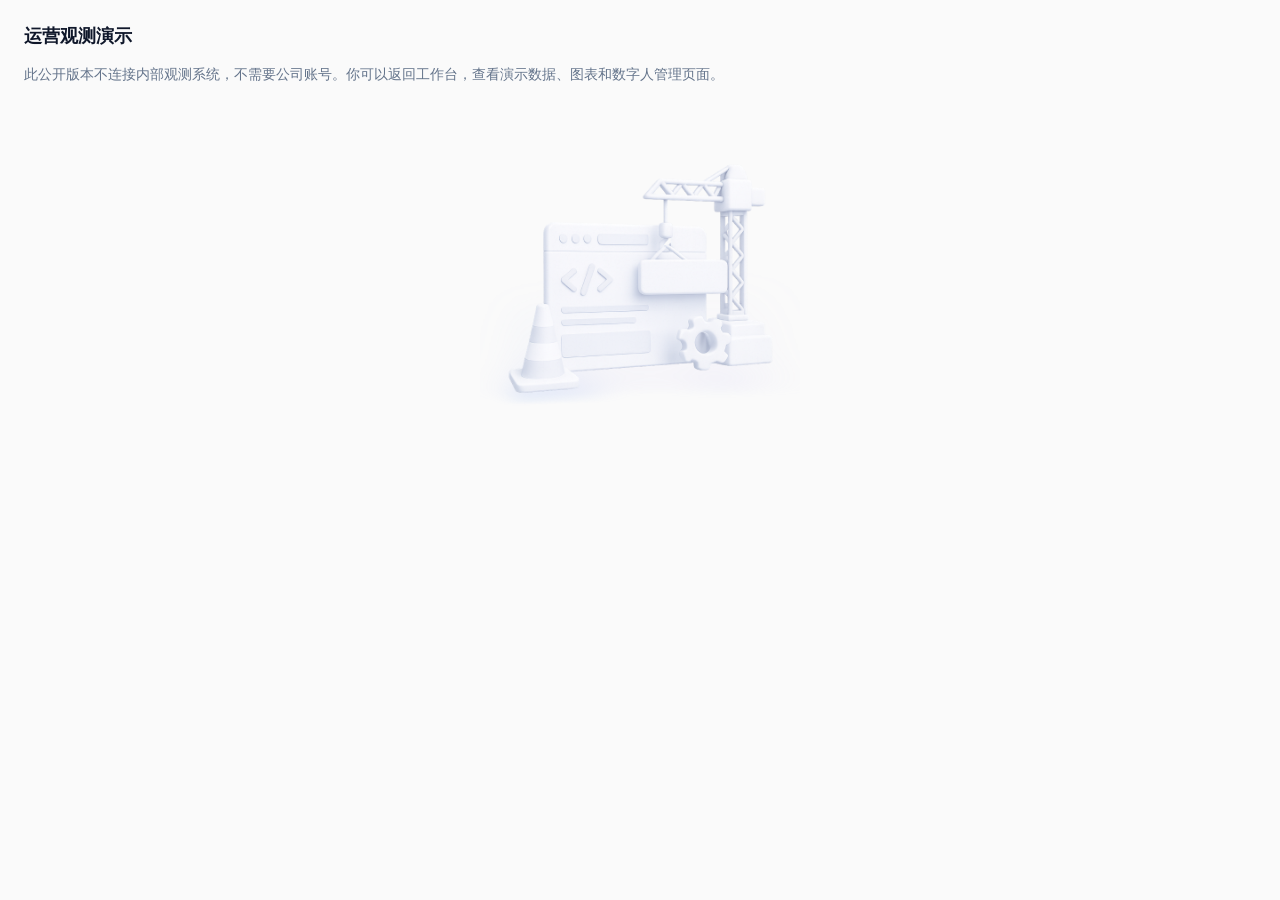
<file: observation-demo.html>
<!doctype html>
<html lang="zh-CN"><head><meta charset="utf-8"><meta name="viewport" content="width=device-width,initial-scale=1">
<title>运营观测演示</title><link rel="stylesheet" href="./workbench.css"><link rel="stylesheet" href="./personalization.css">
<style>body{margin:0;padding:24px;background:var(--bg);color:var(--text);font-family:var(--p-font);box-sizing:border-box}h1{font-size:18px;margin:0 0 12px}p{font-size:14px;line-height:1.8;color:var(--muted)}img{display:block;max-width:100%;width:320px;height:auto;margin:24px auto}</style>
<script src="./personalization-state.js"></script></head><body>
<h1>运营观测演示</h1><p>此公开版本不连接内部观测系统，不需要公司账号。你可以返回工作台，查看演示数据、图表和数字人管理页面。</p>
<img src="./construction-placeholder.png" alt="演示占位图"></body></html>
</file>
<file: ui-typography.css>
/* 中文阅读与交互呈现层。保留原 HTML 样式标记，供既有编辑脚本定位。 */
:root { --faint:#64748b; --shadow-soft:none; --ui-page-title-size:20px; }
body {
  font-family:-apple-system,BlinkMacSystemFont,"PingFang SC","Hiragino Sans GB","Microsoft YaHei","Noto Sans SC",sans-serif;
  font-size:14px;
  line-height:1.6;
  background:var(--bg);
}
button,input,select,textarea { font-family:inherit; line-height:1.5; }
b,strong { font-weight:600; }
::selection { background:#dbe7ff; color:#0f1c33; }
.wrap { grid-template-columns:236px minmax(0,1fr); gap:20px; padding:16px; }
.mobile-nav-toggle,.mobile-nav-label { display:none; }
.col-left,.col-main { min-width:0; min-height:0; overscroll-behavior:contain; }
.col-main { padding-right:8px; }
.grid > *, .card-title > *, .bot-card > * { min-width:0; }
.brand b { font-size:18px; line-height:26px; letter-spacing:0; font-weight:600; }
.brand span { font-size:12px; line-height:20px; }
.nav-sec,.user-box .lb { letter-spacing:0; font-size:12px; font-weight:500; }
.nav-item,.nav-item.active,.inner-tab,.inner-tab.active,.bot-tab.active { font-weight:500; }
.nav-item.active::before { display:none; }
.topbar { flex-wrap:wrap; margin-bottom:20px; }
.topbar .crumbs { font-size:var(--ui-page-title-size); line-height:30px; font-weight:600; color:var(--text); overflow-wrap:anywhere; }
.card { border-radius:8px; padding:20px; margin-bottom:20px; }
.card-title { font-size:16px; line-height:24px; font-weight:600; gap:12px; flex-wrap:wrap; margin-bottom:16px; }
.card-title[style*="font-size:13px"] { font-size:14px!important; line-height:22px; }
.card-title .hint,.hint-text { font-size:13px; line-height:21px; color:var(--faint); }
.grid { gap:16px; }
.kpi,.bot-card { border-radius:8px; box-shadow:none; }
.kpi-panel .kpi { background:var(--surface-soft); border-color:var(--border); }
.kpi .k-label { font-size:14px; line-height:22px; }
.kpi .k-value,.kpi-panel .k-value { font-size:28px; line-height:36px; font-weight:600; letter-spacing:0; }
.kpi .k-sub { font-size:13px; line-height:21px; }
.kpi { cursor:default; }
.kpi:hover { border-color:var(--border); box-shadow:none; transform:none; }
.bot-card:hover,.btn.primary:hover,.btn.newbtn:hover { transform:none; }
.bot-card .b-head > :nth-child(2) { flex:1; min-width:0; }
.bot-card .b-name { font-size:14px; line-height:22px; font-weight:600; white-space:nowrap; overflow:hidden; text-overflow:ellipsis; }
.bot-card .b-sub { white-space:nowrap; overflow:hidden; text-overflow:ellipsis; }
.bot-card .b-status,.bot-tab .st,.tag,.pill,.badge,.u-role { font-size:12px; line-height:20px; font-weight:500; }
.bot-bar { background:var(--surface); border:1px solid var(--border); box-shadow:none; }
.bot-bar .bot-tab { color:var(--text); background:var(--surface); border-color:var(--border); }
.bot-bar .bot-tab:hover { color:var(--blue); background:var(--blue-soft); border-color:var(--blue); }
.bot-bar .bot-tab.active { color:var(--blue); background:var(--blue-soft); border-color:var(--blue); box-shadow:none; }
.bot-bar .bot-tab .st,.bot-bar .bot-tab.active .st { color:var(--muted); }
.inner-tabs { width:100%; max-width:100%; overflow-x:auto; border-radius:8px; box-shadow:none; }
.inner-tab { flex:none; font-size:14px; line-height:22px; padding:10px 14px; white-space:nowrap; }
.inner-tab.active,.btn.primary { background:var(--blue); box-shadow:none; }
.btn.primary:hover { background:var(--blue-deep); box-shadow:none; }
.btn,.btn.sm { font-size:14px; line-height:22px; min-height:36px; padding:6px 12px; border-radius:6px; white-space:nowrap; }
.btn.sm { min-height:32px; padding:4px 10px; }
.btn:disabled { opacity:.55; cursor:not-allowed; }
select,input[type=text],textarea { font-size:14px; min-height:36px; max-width:100%; }
table { font-size:14px; line-height:22px; }
th,td { padding:12px; vertical-align:top; }
td { vertical-align:middle; }
td { overflow-wrap:anywhere; }
.notice { font-size:14px; line-height:23px; }
.modal { border-radius:10px; overscroll-behavior:contain; }
.modal .m-head { gap:16px; z-index:1; font-size:18px; line-height:28px; }
.xbtn { flex:none; min-width:40px; min-height:40px; }
.m-body { line-height:1.7; }
.m-body p { margin-bottom:12px!important; }
#reportBody h4 { font-size:18px; line-height:28px; font-weight:600; margin-bottom:16px!important; }
#reportBody p { font-size:15px; line-height:25px; }
#aiDocs [data-docname] { margin-bottom:16px; }
#aiDocs [style*="padding-left:12px"] { padding:8px 0!important; border-left:none!important; margin-top:8px!important; }
#aiDocs [style*="font-size:12px"],#reflowList [data-reflow-ans] { font-size:15px!important; line-height:25px; }
#reflowList [data-reflow-ans] { border-left:none!important; padding:8px 0!important; }
/* 只覆盖显示，不改写脚本依赖的 style 属性。 */
[style*="font-size:11px"],[style*="font-size:10px"] { font-size:12px!important; line-height:20px; }
[style*="font-size:13px"] { font-size:14px!important; line-height:22px; }
[style*="font-weight:700"] { font-weight:600!important; }
.k-label[style*="font-size:12px"] { font-size:14px!important; }
.btn,.nav-item,.inner-tab,.bot-tab,.bot-card,.kpi { transition:background-color .15s ease-out,border-color .15s ease-out,color .15s ease-out; }
:where(button,a,input,select,textarea,summary):focus-visible { outline:2px solid var(--blue); outline-offset:3px; }
button:active:not(:disabled) { filter:brightness(.96); }
@media (max-width:1440px) {
  .grid-5 { grid-template-columns:repeat(3,minmax(0,1fr)); }
  .grid-4 { grid-template-columns:repeat(2,minmax(0,1fr)); }
  .grid-2 .grid-3 { grid-template-columns:repeat(2,minmax(0,1fr)); }
}
@media (max-width:1000px) {
  .wrap { grid-template-columns:210px minmax(0,1fr); gap:16px; }
  .grid-2 { grid-template-columns:minmax(0,1fr); }
  .grid-5 { grid-template-columns:repeat(2,minmax(0,1fr)); }
}
@media (max-width:700px) {
  .wrap { display:block; height:auto; min-height:100dvh; padding:16px; overflow:visible; }
  .col-left,.col-main { height:auto; overflow:visible; padding:0; }
  .col-left { margin-bottom:20px; gap:12px; }
  .mobile-nav-label { display:flex; justify-content:space-between; align-items:center; min-height:44px; padding:10px 14px; margin-bottom:16px; background:var(--surface); border:1px solid var(--border); border-radius:6px; cursor:pointer; }
  .mobile-nav-toggle { display:block; position:absolute; width:1px; height:1px; opacity:0; }
  .mobile-nav-toggle:focus-visible + .mobile-nav-label { outline:2px solid var(--blue); outline-offset:3px; }
  .mobile-nav-toggle:not(:checked) ~ .col-left { display:none; }
  .mobile-nav-toggle:checked + .mobile-nav-label span { transform:rotate(180deg); }
  .nav-panel { flex:none; overflow:visible; padding:8px; }
  .user-box { padding:12px 16px; }
  .grid-2,.grid-3,.grid-4,.grid-5,.grid-2 .grid-3 { grid-template-columns:minmax(0,1fr); }
  .card { padding:16px; overflow-x:auto; }
  .card:has(table) { overscroll-behavior-x:contain; }
  .card-title { align-items:flex-start; }
  .bot-tabs { flex-wrap:nowrap; overflow-x:auto; padding:2px; }
  .bot-tab { flex:none; white-space:nowrap; }
  .modal { width:calc(100% - 24px)!important; max-width:none; max-height:90dvh; }
  .modal .m-body { padding:16px; overflow-x:auto; }
  .modal .m-head { padding:12px 16px; }
  .m-body > div[style*="display:flex"] { flex-wrap:wrap; }
  #reportBody p,#aiDocs [style*="font-size:12px"],#reflowList [data-reflow-ans] { font-size:16px!important; line-height:26px; }
  .btn,.btn.sm,select,input[type=text] { min-height:44px; }
  input[type=text],textarea,select { font-size:16px!important; }
  #reflowList [style*="display:flex"] { flex-wrap:wrap; }
  #reflowList [style*="margin-left:auto"] { margin-left:0!important; width:100%; }
}
@media (prefers-reduced-motion:reduce) {
  *,*::before,*::after { animation:none!important; transition:none!important; scroll-behavior:auto!important; }
}
</file>
<file: workbench.css>
/* 中性默认：复用原型的颜色、布局和控件 token。 */
:root {
  color-scheme:light dark;
  --bg:#f7f7f8; --surface:#fff; --surface-soft:#f2f2f3;
  --table-header-bg:var(--surface-soft);
  --text:#171717; --muted:#5f5f65; --faint:#77777f;
  --border:rgba(0,0,0,.08); --border-strong:rgba(0,0,0,.16);
  --blue:#242426; --blue-deep:#111113; --blue-soft:#e9e9eb;
  --new:var(--blue); --new-soft:var(--blue-soft);
  --grad:var(--blue); --grad-deep:var(--blue-deep);
  --primary-foreground:#fff; --surface-hover:#eeeef0;
  --control-bg:var(--surface); --control-hover-bg:var(--surface-hover);
  --control-border:var(--border-strong); --control-hover-border:var(--border-strong); --control-text:var(--text);
  --select-menu-bg:var(--surface); --select-option-hover-bg:var(--nav-hover);
  --select-option-selected-bg:var(--blue-soft);
  --primary-bg:var(--blue); --primary-hover-bg:var(--blue-deep); --primary-text:var(--primary-foreground);
  --nav-hover:#f5f6f7;
  --sidebar-bg:var(--surface); --sidebar-width:236px;
  --green:#167145; --bad:#b42332; --amber:#8a5b08;
  --success-soft:#eaf5ee; --warning-soft:#fff3dd;
  --ui-radius:8px; --ui-control-radius:6px;
  --ui-action-gap:8px;
  --table-column-min:120px;
  --table-text-column-min:240px;
  --table-time-column-min:160px;
  --table-compact-column-min:96px;
  --table-scrollbar-size:8px;
  --table-fixed-shadow:rgba(0,0,0,.08);
  --shadow-soft:none; --shadow:none;
}
@media (prefers-color-scheme:dark) {
  :root {
    --bg:#0f1011; --surface:#191a1b; --surface-soft:#28282c;
    --text:#f1f1f2; --muted:#b7b7bd; --faint:#929298;
    --border:rgba(255,255,255,.08); --border-strong:rgba(255,255,255,.16);
    --blue:#f0f0f1; --blue-deep:#fff; --blue-soft:#303034;
    --primary-foreground:#202024; --surface-hover:#303035;
    --nav-hover:#242527;
    --green:#80d7a3; --bad:#ff929e; --amber:#ebc16d;
    --success-soft:#233d2c; --warning-soft:#423621;
  }
}
body { background:var(--bg); color:var(--text); }
.wrap { grid-template-columns:var(--sidebar-width) minmax(0,1fr); padding:0; gap:0; }
.col-left { background:var(--sidebar-bg); border-right:1px solid var(--border); border-radius:0; gap:8px; padding:12px; overflow:hidden; }
.col-main { padding:24px; }
.brand { min-height:56px; padding:8px 10px 12px; justify-content:flex-start; border:0; border-radius:0; box-shadow:none; background:transparent; }
.brand > div:last-child { display:block; }
.logo { width:36px; height:36px; background:transparent; color:inherit; border:0; border-radius:0; box-shadow:none; }
.user-box { flex:none; padding:12px 10px 4px; border:0; border-top:1px solid var(--border); border-radius:0; box-shadow:none; background:transparent; }
.user-box > .lb,.user-box > .user-line { display:flex; }
.user-box > .lb { display:block; }
.user-box > div[style] { margin-top:8px!important; }
.user-box .btn { width:100%!important; height:auto; padding:6px 12px; margin:0; display:flex; background:var(--surface-soft); border-color:var(--border-strong); }
.nav-panel { min-height:0; padding:4px 4px 12px 0; border:0; border-radius:0; box-shadow:none; background:transparent; flex:1; overflow-y:auto; }
.nav-sec { height:auto; min-height:0; overflow:visible; font-size:12px; padding:0; margin:12px 0 6px!important; background:transparent; }
.nav-sec > * { display:initial; }
.nav-item,.nav-item.new-item { justify-content:flex-start; width:100%; height:auto; min-height:40px; padding:9px 12px; margin:2px 0; color:var(--muted); border:1px solid transparent; border-radius:var(--ui-control-radius); box-shadow:none; }
.nav-item.active,.nav-item.new-item.active { background:var(--blue-soft); color:var(--text); border-color:transparent; box-shadow:none; font-weight:600; }
.nav-item:hover { background:var(--nav-hover); color:var(--text); border-color:transparent; }
.nav-item .dot,.nav-item > .tag,.nav-item > .pill { display:none; }
.wb-icon { width:20px; height:20px; display:inline-flex; flex:none; vertical-align:middle; color:inherit; fill:none; stroke:currentColor; }
.inner-tab .wb-icon { width:16px; height:16px; }
:is(#itab-bot-qa,#libPickerModal) .bot-ico { background:var(--surface-soft)!important; color:var(--text); }
.inner-tab.active:hover { background:var(--blue); color:var(--primary-foreground); }
.wb-label { position:static; display:-webkit-box; -webkit-box-orient:vertical; -webkit-line-clamp:2; min-width:0; width:auto; height:auto; margin:0; padding:0; overflow:hidden; text-overflow:ellipsis; overflow-wrap:anywhere; clip-path:none; white-space:normal; }
.card,.kpi,.bot-card,.inner-tabs { border-radius:var(--ui-radius); }
.btn,.btn.sm,select,input[type=text],textarea { border-radius:var(--ui-control-radius); min-height:var(--ui-control-height); }
.btn,.seg .seg-btn,input[type=text],textarea { background:var(--surface-soft); color:var(--text); border-color:var(--border-strong); box-shadow:none; }
select {
  box-sizing:border-box; padding-left:10px!important; padding-right:30px!important;
  background:var(--control-bg); color:var(--control-text); border-color:var(--control-border);
  box-shadow:none; cursor:pointer;
  appearance:none; -webkit-appearance:none;
  background-image:linear-gradient(45deg,transparent 50%,var(--muted) 50%),linear-gradient(135deg,var(--muted) 50%,transparent 50%);
  background-position:calc(100% - 15px) 50%,calc(100% - 10px) 50%;
  background-size:5px 5px,5px 5px;
  background-repeat:no-repeat;
}
#page-legacy-org .org-dept-select-wrap,
#page-legacy-qa .org-dept-select-wrap,
#page-legacy-groups .org-dept-select-wrap,
#page-legacy-config .org-dept-select-wrap {
  position:relative;
  display:inline-flex;
  align-items:center;
  min-width:112px;
}
#page-legacy-org .org-dept-select-wrap > select,
#page-legacy-qa .org-dept-select-wrap > select,
#page-legacy-groups .org-dept-select-wrap > select,
#page-legacy-config .org-dept-select-wrap > select {
  width:100%;
  min-width:0;
  background-image:none;
}
#page-legacy-org .org-dept-select-wrap > svg,
#page-legacy-qa .org-dept-select-wrap > svg,
#page-legacy-groups .org-dept-select-wrap > svg,
#page-legacy-config .org-dept-select-wrap > svg,
#page-legacy-org .org-dept-select-wrap > i,
#page-legacy-qa .org-dept-select-wrap > i,
#page-legacy-groups .org-dept-select-wrap > i,
#page-legacy-config .org-dept-select-wrap > i {
  position:absolute;
  right:10px;
  width:14px;
  height:14px;
  color:var(--muted);
  pointer-events:none;
}
#page-legacy-org .org-dept-select-wrap > select,
#page-legacy-qa .org-dept-select-wrap > select,
#page-legacy-groups .org-dept-select-wrap > select,
#page-legacy-config .org-dept-select-wrap > select {
  font:inherit;
}
select:hover { background:var(--control-hover-bg); border-color:var(--border-strong); }
select:focus { border-color:var(--text); box-shadow:0 0 0 2px color-mix(in srgb,var(--text) 12%,transparent); }
select option { background:var(--select-menu-bg); color:var(--text); }
select option:checked { background:var(--select-option-selected-bg); color:var(--blue); font-weight:600; }
.btn.primary,.btn.newbtn { background:var(--primary-bg); color:var(--primary-text); border-color:transparent; box-shadow:none; }
.inner-tab.active,.seg .seg-btn.active { background:var(--blue); color:var(--primary-foreground); border-color:transparent; box-shadow:none; }
.btn.primary:hover,.btn.newbtn:hover { background:var(--primary-hover-bg); color:var(--primary-text); box-shadow:none; }
.btn:hover,.bot-card:hover { border-color:var(--border-strong); box-shadow:none; }
.btn:disabled { opacity:1; color:var(--faint); background:var(--surface-soft); border-color:var(--border); }
/* 操作按钮组统一间距；不影响按钮内部图标与文字间距。 */
:where(.org-actions,[style*="display:flex"]):has(> .btn ~ .btn) { gap:var(--ui-action-gap) !important; }
.inner-tab:hover:not(.active),.bot-tab:hover { background:var(--surface-hover); color:var(--text); }
.tag.green { background:var(--success-soft); color:var(--green); }
.tag.warn,.pill.warn,.notice.amber { background:var(--warning-soft); color:var(--amber); }
.pill.new,.pill.on,.pill.new,.badge.new,.tag.blue,.notice.new { background:var(--blue-soft); color:var(--text); }
.k-value.blue,.k-value.purple { color:var(--text); }
.u-avatar { background:var(--blue); color:var(--primary-foreground); }
.modal,.modal .m-head { background:var(--surface); color:var(--text); }
:root { --ui-modal-header-height:56px; --ui-modal-footer-height:64px; }
.modal { display:flex; flex-direction:column; overflow:hidden; }
.modal > .m-head { flex:none; position:static; }
:root :is(.modal > .m-head,.p-dialog > .p-dialog-head) {
  box-sizing:border-box;
  height:var(--ui-modal-header-height);
  min-height:var(--ui-modal-header-height);
  flex-shrink:0;
  padding-block:0;
  align-items:center;
}
.modal > .m-body { flex:1 1 auto; min-height:0; overflow:auto; }
.modal > .m-foot {
  box-sizing:border-box;
  flex:0 0 var(--ui-modal-footer-height);
  height:var(--ui-modal-footer-height);
  display:flex;
  align-items:center;
  justify-content:flex-end;
  gap:var(--ui-action-gap);
  padding:0 16px;
  border-top:1px solid var(--border);
  background:inherit;
}
.modal > .m-foot > .btn { flex-shrink:0; }
.xbtn { color:var(--muted); }
.info-ic { background:var(--border-strong); color:var(--text); }
.info-ic:hover { background:var(--surface-hover); }
.info-ic:hover::after,.info-ic:focus::after { background:var(--text); color:var(--surface); }
:where(button,a,input,select,textarea,summary):focus-visible { outline:2px solid var(--text); outline-offset:-2px; }
::selection { background:var(--blue); color:var(--primary-foreground); }
/* 原型内联样式的浅色表面映射到共享 token，不改业务模板。 */
[style*="background:#fff"],[style*="background: #fff"] { background:var(--surface)!important; }
[style*="background:#e6f6ee"] { background:var(--success-soft)!important; }
[style*="color:#7c3aed"] { color:var(--text)!important; }
.flow .step.done { background:var(--success-soft); color:var(--green); border-color:var(--green); }
::-webkit-scrollbar-thumb { background:var(--border-strong); border-color:var(--bg); }
.mobile-nav-label,.mobile-nav-toggle { display:none!important; }
.main-shell:has(#page-legacy-overview.active) { display:flex; flex-direction:column; }
.main-shell:has(#page-legacy-overview.active),
#page-legacy-overview > .legacy-card { background:var(--surface)!important; }
.main-shell:has(#page-legacy-overview.active) > .topbar { flex-shrink:0; }
#page-legacy-overview.active { display:flex; flex:1; min-height:320px; }
#page-legacy-overview > .legacy-card { flex:1; display:flex; align-items:center; justify-content:center; padding:24px; }
#page-legacy-overview > .legacy-card { border:0; }
#page-legacy-overview .construction-content { max-width:640px; text-align:center; }
#page-legacy-overview .construction-image { display:block; width:160px; height:160px; object-fit:contain; margin:0 auto 16px; }
#page-legacy-overview .construction-content p { font-size:13px; line-height:1.7; }

/* 运营板块空页面与运营总览共用占位布局和主题变量。 */
.main-shell:has(#page-legacy-feedback.active),
.main-shell:has(#page-legacy-knowledge.active),
.main-shell:has(#page-legacy-tuitui.active),
.main-shell:has(#page-legacy-skillhub.active),
.main-shell:has(#page-legacy-opslog.active) {
  display:flex;
  flex-direction:column;
  background:var(--surface);
}
.main-shell:has(#page-legacy-video.active) {
  display:flex;
  flex-direction:column;
  background:var(--surface);
}
.main-shell:has(#page-legacy-feedback.active) > .topbar,
.main-shell:has(#page-legacy-knowledge.active) > .topbar,
.main-shell:has(#page-legacy-tuitui.active) > .topbar,
.main-shell:has(#page-legacy-skillhub.active) > .topbar,
.main-shell:has(#page-legacy-opslog.active) > .topbar { flex-shrink:0; }
.main-shell:has(#page-legacy-video.active) > .topbar { flex-shrink:0; }
#page-legacy-feedback.active,
#page-legacy-knowledge.active,
#page-legacy-tuitui.active,
#page-legacy-skillhub.active,
#page-legacy-opslog.active { display:flex; flex:1; min-height:320px; }
#page-legacy-video.active { display:flex; flex:1; min-height:320px; }
#page-legacy-feedback > .legacy-card,
#page-legacy-knowledge > .legacy-card,
#page-legacy-tuitui > .legacy-card,
#page-legacy-skillhub > .legacy-card,
#page-legacy-opslog > .legacy-card {
  flex:1;
  display:flex;
  align-items:center;
  justify-content:center;
  padding:24px;
  border:0;
  border-radius:var(--ui-radius);
  background:var(--surface);
  box-shadow:none;
}
#page-legacy-video > .legacy-card {
  flex:1;
  display:flex;
  align-items:center;
  justify-content:center;
  padding:24px;
  border:0;
  border-radius:var(--ui-radius);
  background:var(--surface);
  box-shadow:none;
}
#page-legacy-feedback .construction-content,
#page-legacy-knowledge .construction-content,
#page-legacy-tuitui .construction-content,
#page-legacy-skillhub .construction-content,
#page-legacy-opslog .construction-content { max-width:640px; text-align:center; }
#page-legacy-video .construction-content { max-width:640px; text-align:center; }
#page-legacy-feedback .construction-image,
#page-legacy-knowledge .construction-image,
#page-legacy-tuitui .construction-image,
#page-legacy-skillhub .construction-image,
#page-legacy-opslog .construction-image {
  display:block;
  width:160px;
  height:160px;
  object-fit:contain;
  margin:0 auto 16px;
}
#page-legacy-video .construction-image {
  display:block;
  width:160px;
  height:160px;
  object-fit:contain;
  margin:0 auto 16px;
}
#page-legacy-feedback .construction-content p,
#page-legacy-knowledge .construction-content p,
#page-legacy-tuitui .construction-content p,
#page-legacy-skillhub .construction-content p,
#page-legacy-opslog .construction-content p { font-size:13px; line-height:1.7; }
#page-legacy-video .construction-content p { font-size:13px; line-height:1.7; }

/* 组织管理直接使用页面画布，移除多余的外层卡片容器间距。 */
#page-legacy-org > .card {
  margin:0 0 20px;
  padding:0;
  border:0;
  border-radius:0;
  background:var(--module-item-bg, var(--surface));
  box-shadow:none;
}
#page-legacy-org > .card:last-child { margin-bottom:0; }
#page-legacy-org > .card:first-child {
  padding:20px;
  background:var(--surface);
  border-radius:var(--ui-radius);
}
#page-legacy-org > .card:nth-child(2) {
  margin-top:0 !important;
  padding:20px;
  background:var(--surface);
  border-radius:var(--ui-radius);
}
#page-legacy-org .org-toolbar { margin-bottom:20px; }
.org-pagination,.org-pagination-controls,.qa-pagination,.qa-pagination-controls {
  display:flex;
  align-items:center;
  flex-wrap:wrap;
  gap:var(--ui-action-gap);
}
.org-pagination,.qa-pagination { justify-content:space-between; margin-top:16px; font-size:12px; color:var(--muted); }
.org-pagination-controls input,.qa-pagination-controls input { width:64px; min-width:0; text-align:center; }
.org-pagination-controls .btn,.qa-pagination-controls .btn { width:var(--ui-control-height); padding-inline:0!important; }
.org-pagination-controls .btn svg,.qa-pagination-controls .btn svg { width:14px; height:14px; }
/* 组织权限表：溢出时固定两侧，并保留横向滚动条。 */
.ui-table-scroll {
  width:100%;
  min-width:0;
  max-width:100%;
  overflow-x:auto;
  overscroll-behavior-x:contain;
  scrollbar-width:none;
}
.ui-table-scroll::-webkit-scrollbar { width:0; height:0; }
.ui-table-scroll.has-horizontal-overflow,
.ui-table-scroll.is-scrolling {
  scrollbar-width:thin;
  scrollbar-color:var(--border-strong) transparent;
}
.ui-table-scroll.has-horizontal-overflow::-webkit-scrollbar { height:var(--table-scrollbar-size); }
.ui-table-scroll.is-scrolling::-webkit-scrollbar { width:var(--table-scrollbar-size); }
.ui-table-scroll::-webkit-scrollbar-thumb {
  background:var(--border-strong);
  border-radius:999px;
}
.ui-data-table { width:100%; min-width:0; table-layout:auto; }
/* 表格底边由容器外框绘制，避免末行分隔线叠加。 */
.ui-table-scroll > table > tbody:last-child > tr:last-child > :is(th,td) {
  border-bottom:0;
}
.ui-data-table th { min-width:var(--table-column-min); box-sizing:border-box; }
.ui-data-table th[data-column="text"] { min-width:var(--table-text-column-min); }
.ui-data-table th[data-column="time"] { min-width:var(--table-time-column-min); }
.ui-data-table th[data-column="compact"] { min-width:var(--table-compact-column-min); }
.ui-data-table td { white-space:normal; overflow-wrap:anywhere; }
.ui-data-table.has-actions :is(th,td):last-child {
  width:1%;
  min-width:0;
  white-space:nowrap;
}
.ui-table-scroll.has-horizontal-overflow .ui-data-table :is(th,td):first-child,
.ui-table-scroll.has-horizontal-overflow .ui-data-table.has-actions :is(th,td):last-child {
  position:sticky;
  overflow:visible;
  z-index:2;
  background:var(--overview-card-bg,var(--surface));
}
.ui-table-scroll.has-horizontal-overflow .ui-data-table :is(th,td):first-child {
  left:0;
}
.ui-table-scroll.has-horizontal-overflow .ui-data-table.has-actions :is(th,td):last-child {
  right:0;
}
.ui-table-scroll.has-horizontal-overflow .ui-data-table thead th {
  background:var(--table-header-bg,var(--surface-soft));
  z-index:3;
}
.ui-table-scroll.has-horizontal-overflow .ui-data-table tr:hover td {
  background:var(--table-row-hover-bg,var(--surface-soft));
}
#page-legacy-org .org-table {
  min-width:1220px;
  table-layout:auto;
}
#page-legacy-org .org-table th,
#page-legacy-org .org-table td {
  box-sizing:border-box;
  overflow:hidden;
  text-overflow:ellipsis;
  white-space:nowrap;
}
#page-legacy-org .org-table th {
  color:var(--muted);
  background:var(--table-header-bg,var(--surface-soft))!important;
}
#page-legacy-org .org-table td:has(.org-row-role-select-wrap) {
  overflow:visible;
  text-overflow:clip;
}
#page-legacy-org .org-row-role-select { text-overflow:clip; }
#page-legacy-org .org-table td:last-child {
  overflow:visible;
  text-overflow:clip;
}
#page-legacy-org .org-table th:nth-child(1),
#page-legacy-org .org-table td:nth-child(1) {
  width:48px!important;
  min-width:48px!important;
  padding-left:0;
  padding-right:0;
  text-align:center;
  vertical-align:middle;
  text-overflow:clip;
}
#page-legacy-org .org-table th:nth-child(1) { padding-left:0; padding-right:0; }
#page-legacy-org .org-table th:nth-child(1) > input,
#page-legacy-org .org-table td:nth-child(1) > input { display:block; margin:0 auto; }
#page-legacy-org .org-table th:nth-child(2),
#page-legacy-org .org-table td:nth-child(2) { width:120px; min-width:120px; }
#page-legacy-org .org-table td:nth-child(2) > b {
  display:block;
  white-space:normal;
  overflow-wrap:anywhere;
}
#page-legacy-org .org-table th:nth-child(3),
#page-legacy-org .org-table td:nth-child(3) { width:144px; min-width:144px; }
#page-legacy-org .org-table th:nth-child(5),
#page-legacy-org .org-table td:nth-child(5) { min-width:200px; }
#page-legacy-org .org-table th:nth-child(4),
#page-legacy-org .org-table td:nth-child(4),
#page-legacy-org .org-table th:nth-child(6),
#page-legacy-org .org-table td:nth-child(6) { width:128px; min-width:128px; }
#page-legacy-org .org-table th:nth-child(7),
#page-legacy-org .org-table td:nth-child(7) {
  width:var(--org-permission-width, 360px);
  min-width:360px;
  max-width:520px;
  white-space:normal;
  overflow-wrap:anywhere;
}
#page-legacy-org .org-table td:nth-child(7) > div > span:last-child {
  display:block;
  margin-top:4px;
  white-space:normal;
  overflow-wrap:anywhere;
}
#page-legacy-org .org-table th:nth-child(8),
#page-legacy-org .org-table td:nth-child(8) { width:1%; min-width:0; white-space:nowrap; }
#page-legacy-org .org-table th:nth-child(-n+2),
#page-legacy-org .org-table td:nth-child(-n+2),
#page-legacy-org .org-table th:last-child,
#page-legacy-org .org-table td:last-child {
  position:sticky;
  z-index:3;
}
#page-legacy-org .org-table th:nth-child(-n+2),
#page-legacy-org .org-table th:last-child {
  background:var(--table-header-bg,var(--surface-soft))!important;
  z-index:4;
}
#page-legacy-org .org-table td:nth-child(-n+2),
#page-legacy-org .org-table td:last-child {
  background:#fff;
}
#page-legacy-org .org-table th:nth-child(1),
#page-legacy-org .org-table td:nth-child(1) { left:0; }
#page-legacy-org .org-table th:nth-child(2),
#page-legacy-org .org-table td:nth-child(2) { left:48px; }
#page-legacy-org .org-table th:last-child,
#page-legacy-org .org-table td:last-child { right:0; }
#page-legacy-org .org-table th:nth-child(2),
#page-legacy-org .org-table td:nth-child(2),
#page-legacy-org .org-table th:last-child,
#page-legacy-org .org-table td:last-child { position:sticky; overflow:visible; }
.ui-table-scroll.has-horizontal-overflow .ui-data-table :is(th,td):first-child::after,
.ui-table-scroll.has-horizontal-overflow .ui-data-table.has-actions :is(th,td):last-child::after,
#page-legacy-org .has-horizontal-overflow .org-table :is(th,td):is(:nth-child(2),:last-child)::after {
  position:absolute;
  top:0;
  bottom:-1px;
  width:12px;
  content:"";
  pointer-events:none;
  z-index:1;
}
.ui-table-scroll.has-horizontal-overflow .ui-data-table :is(th,td):first-child::after,
#page-legacy-org .has-horizontal-overflow .org-table :is(th,td):nth-child(2)::after {
  right:0;
  transform:translateX(100%);
  box-shadow:inset 10px 0 8px -8px var(--table-fixed-shadow);
}
.ui-table-scroll.has-horizontal-overflow .ui-data-table.has-actions :is(th,td):last-child::after,
#page-legacy-org .has-horizontal-overflow .org-table :is(th,td):last-child::after {
  left:0;
  transform:translateX(-100%);
  box-shadow:inset -10px 0 8px -8px var(--table-fixed-shadow);
}
#page-legacy-org .org-table tr:hover td:nth-child(-n+2),
#page-legacy-org .org-table tr:hover td:last-child { background:var(--surface-soft); }
#page-legacy-org .org-table-scroll:not(.has-horizontal-overflow) .org-table :is(th, td):is(:nth-child(-n+2), :last-child) {
  position:relative;
  left:auto;
  right:auto;
  z-index:auto;
}
#page-legacy-org .org-table-scroll:not(.has-horizontal-overflow) .org-table :is(th, td)::after {
  content:none;
}

/* 切换模拟用户弹窗保留滚动能力，仅隐藏可见滚动条。 */
#userModal .modal { width:min(800px,calc(100vw - 32px))!important; scrollbar-width:none; }
#userModal .modal::-webkit-scrollbar { width:0; height:0; }

/* 多数字人总览：线型上下文切换 + 紧凑运营面板。 */
#page-bot-platform, .main-shell:has(#page-bot-platform.active) { background:var(--surface); }
.main-shell:has(#page-bot-platform.active) { padding:20px; }
.main-shell:has(#page-bot-platform.active) .topbar { margin-bottom:4px; }
.main-shell:has(#page-bot-platform.active) .topbar .crumbs { color:var(--overview-heading); font-size:var(--ui-page-title-size); line-height:32px; font-weight:600; }
#page-bot-platform .bot-bar { background:transparent; border:0; box-shadow:none; padding:0!important; margin:0 0 24px; }
#page-bot-platform .bot-tabs { display:flex; height:40px; gap:4px; flex-wrap:nowrap; overflow-x:auto; border-bottom:0; }
#page-bot-platform .bot-tabs { background:var(--overview-tab-bg); }
#page-bot-platform .bot-tab { flex:0 0 auto; height:100%; padding:0 18px; border:0; border-bottom:2px solid transparent; border-radius:0; background:transparent; color:var(--overview-heading); font-size:14px; font-weight:400; }
#page-bot-platform .bot-tab:hover { background:var(--nav-hover); color:var(--text); }
#page-bot-platform .bot-tab.active { background:var(--blue-soft); border-color:transparent; color:var(--blue); font-weight:600; box-shadow:none; }
#page-bot-platform .bot-tab .st { display:none; }
#page-bot-platform #itab-bot-overview > .card { border-radius:12px; padding:20px 22px; box-shadow:none; margin-bottom:24px; }
#page-bot-platform #itab-bot-overview .card-title { color:var(--overview-heading); font-size:16px; font-weight:600; margin-bottom:16px; }
#page-bot-platform .digital-human-grid { grid-template-columns:repeat(2,minmax(0,1fr)); gap:16px; }
#page-bot-platform .bot-card { min-height:136px; padding:20px; border-radius:10px; box-shadow:none; }
#page-bot-platform .bot-card .b-head { margin-bottom:16px; }
#page-bot-platform .bot-card .b-name { font-weight:600; color:var(--overview-heading); }
#page-bot-platform .bot-card .bot-avatar { overflow:hidden; }
#page-bot-platform .bot-card .bot-avatar img { width:100%; height:100%; display:block; object-fit:cover; }
#page-bot-platform .bot-metrics { display:grid; grid-template-columns:repeat(3,minmax(0,1fr)); }
#page-bot-platform .bot-metric { min-width:0; padding:0 16px; border-right:1px solid var(--overview-divider); }
#page-bot-platform .bot-metric:first-child { padding-left:0; }
#page-bot-platform .bot-metric:last-child { border-right:0; padding-right:0; }
#page-bot-platform .bot-metric span,.overview-kpi-item .k-label { display:block; font-size:12px; color:var(--overview-muted); }
#page-bot-platform .overview-kpi-item .k-label { font-size:14px; color:var(--text); }
#page-bot-platform .bot-metric b { display:block; margin-top:6px; font-size:18px; line-height:24px; font-weight:600; color:var(--overview-heading); }
#page-bot-platform .bot-metric small { display:block; margin-top:4px; font-size:12px; color:var(--overview-success); }
/* KPI 间距由网格 gap 统一承载，保证折行时每项左边缘对齐。 */
#page-bot-platform .overview-kpi-grid { display:grid; grid-template-columns:repeat(auto-fit,minmax(min(100%,200px),1fr)); column-gap:24px; row-gap:20px; }
#page-bot-platform .overview-kpi-item { position:relative; display:flex; align-items:flex-start; gap:12px; min-width:200px; padding:8px 0; }
#page-bot-platform .overview-kpi-item:not(:last-child)::after { content:''; position:absolute; top:8px; right:-12px; bottom:8px; width:1px; background:var(--overview-divider); }
#page-bot-platform .overview-kpi-icon { display:flex; align-items:center; justify-content:center; width:40px; height:40px; flex:0 0 40px; border-radius:8px; }
#page-bot-platform .overview-kpi-icon svg { width:20px; height:20px; stroke-width:2; }
#page-bot-platform .overview-kpi-icon.tone-blue { color:var(--chart-1); background:var(--overview-icon-blue); }
#page-bot-platform .overview-kpi-icon.tone-green { color:var(--chart-2); background:var(--overview-icon-green); }
#page-bot-platform .overview-kpi-icon.tone-purple { color:var(--chart-4); background:var(--overview-icon-purple); }
#page-bot-platform .overview-kpi-icon.tone-cyan { color:var(--chart-6); background:var(--overview-icon-cyan); }
#page-bot-platform .overview-kpi-icon.tone-orange { color:var(--chart-3); background:var(--overview-icon-orange); }
#page-bot-platform .overview-kpi-content { flex:1; min-width:0; }
#page-bot-platform .overview-kpi-item .k-label { display:flex; align-items:center; flex-wrap:wrap; gap:4px; }
#page-bot-platform .overview-kpi-item .k-value { margin-top:8px; font-size:28px; line-height:36px; font-weight:600; color:var(--overview-heading); }
#page-bot-platform .overview-kpi-item .k-sub { margin-top:4px; font-size:12px; color:var(--overview-muted); white-space:normal; overflow:visible; }
#page-bot-platform .overview-kpi-item .k-trend { margin-top:4px; font-size:12px; color:var(--overview-muted); white-space:nowrap; }
#page-bot-platform .overview-kpi-item .k-trend span,
#page-bot-platform .overview-kpi-item .k-trend b { color:var(--overview-success); font-weight:600; }
#page-bot-platform #itab-bot-overview > .card:nth-of-type(3) { border-color:transparent; box-shadow:none; background:transparent; }
#page-bot-platform #ovHot .bot-card { min-height:36px; height:36px; box-sizing:border-box; padding:4px !important; border-color:transparent; background:transparent; box-shadow:none; }
#page-bot-platform #ovHot .bot-card:hover { border-color:transparent; box-shadow:none; transform:none; }
#page-bot-platform #ovHot .bot-card:hover { background:var(--overview-item-hover); }
#page-bot-platform #dashHot .bot-card { min-height:36px; height:36px; box-sizing:border-box; padding:4px !important; border-color:transparent; background:transparent; box-shadow:none; }
#page-bot-platform #dashHot .bot-card:hover { border-color:transparent; background:var(--overview-item-hover); box-shadow:none; transform:none; }
#page-bot-platform #itab-bot-overview .card:has(#ovHot) { max-height:400px; overflow-y:auto; overflow-x:hidden; scrollbar-width:none; }
#page-bot-platform #itab-bot-overview .card:has(#ovHot)::-webkit-scrollbar { width:0; height:0; }
#page-bot-platform #itab-bot-overview .card:has(#ovHot).is-scrolling { scrollbar-width:thin; }
#page-bot-platform #itab-bot-overview .card:has(#ovHot).is-scrolling::-webkit-scrollbar { width:6px; }
#page-bot-platform #ovHot { max-height:none; overflow:visible; }
#page-bot-platform #itab-bot-dash .card:has(#dashHot) { max-height:400px; overflow-y:auto; overflow-x:hidden; scrollbar-width:none; }
#page-bot-platform #itab-bot-dash .card:has(#dashHot)::-webkit-scrollbar { width:0; height:0; }
#page-bot-platform #itab-bot-dash .card:has(#dashHot).is-scrolling { scrollbar-width:thin; }
#page-bot-platform #itab-bot-dash .card:has(#dashHot).is-scrolling::-webkit-scrollbar { width:6px; }
#page-bot-platform #dashHot { max-height:none; overflow:visible; }
#page-bot-platform #itab-bot-overview > .card { padding:16px; }
#page-bot-platform #itab-bot-overview > .grid > .card { padding:16px; }
#page-bot-platform #itab-bot-overview > .card:has(#botCards) { border:1px solid var(--border); background:var(--surface); }
#page-bot-platform #itab-bot-overview { background:transparent!important; }
#page-bot-platform:has(#itab-bot-overview.active) { background:transparent!important; }
#page-bot-platform:has(#itab-bot-dash.active) { background:transparent!important; }
#page-bot-platform #itab-bot-dash,
#page-bot-platform #itab-bot-dash > .grid {
  background:none!important;
}
#page-bot-platform #itab-bot-dash.active {
  display:grid;
  gap:20px;
}
#page-bot-platform #itab-bot-dash > .grid.grid-2 {
  gap:20px;
}
#page-bot-platform #itab-bot-dash > .card,
#page-bot-platform #itab-bot-dash > .grid.grid-2 > .card {
  margin-bottom:0;
}
#page-bot-platform #itab-bot-dash > .dash-toolbar,
#page-bot-platform #itab-bot-dash > .grid.grid-2[style*="margin-top:14px"] {
  margin-top:0!important;
  margin-bottom:0!important;
}
#page-bot-platform #itab-bot-overview > .card,
#page-bot-platform #itab-bot-overview > .grid > .card { padding:20px; }
#page-bot-platform #itab-bot-overview.active { display:grid; gap:20px; }
#page-bot-platform #itab-bot-overview > .card,
#page-bot-platform #itab-bot-overview > .grid > .card { margin:0; }
@media (max-width:900px) {
  #page-bot-platform .digital-human-grid { grid-template-columns:1fr; }
  #page-bot-platform .overview-kpi-item { padding:8px 0; }
  #page-bot-platform .overview-kpi-item:not(:last-child)::after { display:none; }
}
@media (max-width:520px) {
  #page-bot-platform .bot-metric { padding:0 8px; }
}

/* 二级切换采用标签式 Tab：移除底部分割线，以选中标签承载状态。 */
#page-bot-platform .inner-tabs {
  width:100%; max-width:100%; height:40px; box-sizing:border-box; overflow-x:auto;
  border:0; border-radius:8px; box-shadow:none;
  background:var(--surface-soft); padding:4px; gap:4px;
}
#page-bot-platform .inner-tab {
  flex:none; height:32px; padding:5px 14px;
  border:0; border-radius:6px; background:transparent;
  font-size:14px; line-height:22px; white-space:nowrap;
}
#page-bot-platform .inner-tab.active { background:var(--blue); color:var(--primary-foreground); }
#page-bot-platform .inner-tab:hover:not(.active) { background:var(--surface-hover); color:var(--text); }

/* 看板工具栏：左侧筛选、右侧报告操作，取消卡片外框。 */
#page-bot-platform #itab-bot-dash > .dash-toolbar {
  grid-template-columns:minmax(0,1fr) minmax(0,1fr);
  align-items:center; gap:24px; margin-bottom:0!important;
}
#page-bot-platform #itab-bot-dash > .dash-toolbar > .dash-toolbar-card {
  border:0; padding:0; background:transparent; box-shadow:none;
}
#page-bot-platform #itab-bot-dash > .dash-toolbar > .dash-toolbar-card > div {
  margin:0!important;
}
#page-bot-platform #itab-bot-dash > .dash-toolbar > .dash-toolbar-card:nth-child(2) > div {
  justify-content:flex-end;
}
#page-bot-platform #itab-bot-dash > .dash-toolbar .btn.sm {
  padding-inline:12px;
}
#page-bot-platform #itab-bot-dash > .dash-toolbar .dash-toolbar-card > div > span:first-child {
  display:none;
}
#page-bot-platform #itab-bot-dash > .grid.grid-2[style*="margin-top:14px"] {
  gap:20px;
  margin-top:0!important;
}
@media (max-width:700px) {
  #page-bot-platform #itab-bot-dash > .dash-toolbar { grid-template-columns:1fr; gap:12px; }
  #page-bot-platform #itab-bot-dash > .dash-toolbar > .dash-toolbar-card:nth-child(2) > div { justify-content:flex-start; }
}
@media (max-width:1000px) {
  .wrap { grid-template-columns:var(--sidebar-width) minmax(0,1fr); }
  .col-main { padding:16px; }
}
@media (max-width:700px) {
  .bot-config-toolbar { flex-wrap:wrap; }
  .bot-config-actions { margin-left:0; }
  :root { --sidebar-width:236px; }
  .wrap { display:block; height:auto; min-height:100dvh; overflow:visible; }
  .col-left,.mobile-nav-toggle:not(:checked) ~ .col-left { display:flex; height:auto; overflow:visible; margin:0; padding:12px; }
  .col-main { height:auto; overflow:visible; min-width:0; padding:12px; }
  .nav-panel { overflow:visible; }
  .card { padding:12px; }
  .topbar .crumbs { font-size:var(--ui-page-title-size); line-height:28px; }
  .modal { max-width:calc(100vw - 24px); }
}

/* 层级切换：一级数字人用灰底标签，二级功能用底部分割线。 */
#page-bot-platform .bot-tabs {
  height:auto; gap:4px; flex-wrap:nowrap; overflow-x:auto;
  border:0; border-radius:8px; background:var(--overview-tab-bg);
  width:fit-content; max-width:100%; padding:4px; margin:0;
}
#page-bot-platform .bot-bar { margin-top:16px; }
.page-context-switcher { display:none; }
.main-shell:has(#page-bot-platform.active) .page-context-switcher {
  display:block; margin-top:0; padding:0; overflow:visible;
}
.main-shell:has(#page-bot-platform.active) .page-context-switcher .bot-bar { margin-top:0; }
.main-shell:has(#page-bot-platform.active) .page-context-switcher .inner-tabs { margin-top:8px; }
.main-shell:has(#page-bot-platform.active) > .bot-header-zone:first-child .topbar { margin-bottom:0; }
.main-shell:has(#page-bot-platform.active) .page-context-switcher .bot-bar {
  background:transparent; border:0; box-shadow:none; padding:0!important; margin-bottom:16px;
}
.main-shell:has(#page-bot-platform.active) .page-context-switcher .bot-tabs {
  display:flex; height:40px; gap:4px; flex-wrap:nowrap; overflow-x:auto; overflow-y:hidden;
  scrollbar-width:none; border-bottom:0; background:var(--overview-tab-bg);
  margin-top:8px; margin-bottom:0px;
}
.main-shell:has(#page-bot-platform.active) .page-context-switcher .bot-tabs::-webkit-scrollbar { width:0; height:0; }
.main-shell:has(#page-bot-platform.active) .page-context-switcher .bot-tab {
  flex:0 0 auto; height:100%; padding:0 18px; border:0; border-bottom:2px solid transparent;
  border-radius:0; background:transparent; color:var(--text); font-size:14px; font-weight:400;
}
.main-shell:has(#page-bot-platform.active) .page-context-switcher .bot-tab:hover {
  background:var(--nav-hover); color:var(--text);
}
.main-shell:has(#page-bot-platform.active) .page-context-switcher .bot-tab.active {
  background:var(--blue-soft); border-color:transparent; color:var(--blue); font-weight:600;
}
.main-shell:has(#page-bot-platform.active) .page-context-switcher .inner-tabs {
  width:100%; max-width:100%; height:40px; box-sizing:border-box; overflow:hidden;
  gap:24px; border:0; border-bottom:1px solid var(--border);
  border-radius:0; box-shadow:none; background:transparent; padding:0; margin-bottom:0;
}
.main-shell:has(#page-bot-platform.active) .page-context-switcher .inner-tab {
  position:relative; z-index:0;
  flex:none; height:40px; padding:0 8px; border:0; border-bottom:2px solid transparent;
  border-radius:0; background:transparent; color:var(--muted); font-size:14px; font-weight:400; line-height:38px;
}
.main-shell:has(#page-bot-platform.active) .page-context-switcher .inner-tab.active {
  z-index:1;
  background:transparent; border-bottom-color:var(--blue); color:var(--blue); font-weight:600;
}
.main-shell:has(#page-bot-platform.active) .page-context-switcher .inner-tab.active::after {
  bottom:-1px;
  z-index:2;
}

/* 一级切换按内容收缩，选中项保持统一控件高度和圆角变量。 */
.main-shell:has(#page-bot-platform.active) .page-context-switcher .bot-tabs {
  width:fit-content;
  max-width:100%;
  height:40px;
  align-items:center;
  border-radius:var(--ui-radius);
}
.main-shell:has(#page-bot-platform.active) .page-context-switcher .bot-tab,
.main-shell:has(#page-bot-platform.active) .page-context-switcher .bot-tab.active {
  height:36px;
  border-radius:var(--ui-control-radius);
}
@media (max-width:700px) {
  .main-shell:has(#page-bot-platform.active) .page-context-switcher .inner-tabs { overflow-x:auto; overflow-y:hidden; scrollbar-width:none; }
  .main-shell:has(#page-bot-platform.active) .page-context-switcher .inner-tabs::-webkit-scrollbar { width:0; height:0; }
}
#page-bot-platform .bot-tab {
  flex:0 0 auto; height:32px; padding:5px 14px;
  border:0; border-radius:6px; background:transparent;
  color:var(--muted); font-size:14px; font-weight:400;
}
#page-bot-platform .bot-tab:hover { background:var(--nav-hover); color:var(--text); }
#page-bot-platform .bot-tab.active {
  background:var(--blue-soft); border:0; color:var(--blue);
  font-weight:600; box-shadow:none;
}

/* 业务运营子模块统一复用看板的页面层级、间距和表面变量。 */
#page-bot-platform:has(#itab-bot-qa.active),
#page-bot-platform:has(#itab-bot-groups.active),
#page-bot-platform:has(#itab-bot-seaf.active),
#page-bot-platform #itab-bot-qa,
#page-bot-platform #itab-bot-groups,
#page-bot-platform #itab-bot-seaf {
  background:transparent!important;
}
#page-bot-platform #itab-bot-qa.active,
#page-bot-platform #itab-bot-groups.active,
#page-bot-platform #itab-bot-seaf.active {
  display:grid;
  gap:20px;
}
#page-bot-platform #itab-bot-qa > .card,
#page-bot-platform #itab-bot-groups > .card,
#page-bot-platform #itab-bot-seaf > .card,
#page-bot-platform #itab-bot-groups > .grid > .card {
  margin:0!important;
  padding:20px;
  border:1px solid var(--border);
  border-radius:var(--ui-radius);
  background:var(--surface);
  box-shadow:none;
}
#page-bot-platform #itab-bot-groups > .grid {
  gap:20px;
  margin:0!important;
}
#page-bot-platform .module-toolbar {
  padding:0!important;
  border:0!important;
  background:transparent!important;
  box-shadow:none!important;
}
#page-bot-platform #grpCards .bot-card {
  color:var(--text);
}
#page-bot-platform #kbLibCards .bot-card:hover {
  background:var(--module-item-bg, var(--surface));
  border-color:var(--blue);
}
#page-bot-platform #grpCards .bot-card .b-sub,
#page-bot-platform #grpCards .bot-card .b-row {
  color:var(--muted)!important;
}
#page-bot-platform #grpCards .bot-card .b-row b {
  color:var(--text);
}
:is(#grpCards,#grpPickerModal) .grp-type-ico {
  color:var(--primary-foreground);
}
:is(#grpCards,#grpPickerModal) .grp-type-ico.group {
  background:color-mix(in srgb,var(--chart-2) 86%,var(--surface));
}
:is(#grpCards,#grpPickerModal) .grp-type-ico.channel {
  background:color-mix(in srgb,var(--chart-4) 86%,var(--surface));
}
#page-bot-platform #grpCards .grp-add-icon {
  width:40px; height:40px; border-radius:50%;
  background:var(--blue-soft); color:var(--blue);
  display:flex; align-items:center; justify-content:center;
  font-size:22px; font-weight:700;
}
#page-bot-platform #grpCards .grp-add-title {
  font-size:13px; color:var(--blue);
}
#page-bot-platform #grpCards .grp-add-card > span {
  color:var(--faint)!important;
}
#page-bot-platform #seafFrame {
  box-sizing:border-box;
}
:is(#libPickerModal,#grpPickerModal) .module-picker-item {
  display:flex; align-items:center; flex-wrap:wrap; gap:10px; padding:10px 12px;
  min-width:0; color:var(--text);
}
:is(#libPickerModal,#grpPickerModal) .module-picker-item > .module-picker-content {
  flex:1; min-width:0; overflow-wrap:anywhere;
}
:is(#libPickerModal,#grpPickerModal) .module-picker-item.is-joined { opacity:.55; }
.ui-select-wrap,
.ui-select-enhanced {
  position:relative; display:inline-flex; align-items:center; min-width:112px;
}
.ui-select-native {
  position:absolute!important; width:1px!important; height:1px!important;
  margin:0!important; padding:0!important; opacity:0; pointer-events:none;
}
.ui-select-enhanced > :is(svg,i) { display:none; }
.ui-select-trigger {
  display:flex; align-items:center; justify-content:space-between; gap:16px;
  width:100%; min-height:var(--ui-control-height); padding:0 12px;
  border:1px solid var(--control-border); border-radius:var(--ui-control-radius);
  background:var(--control-bg); color:var(--control-text); box-shadow:none;
  font:inherit; font-size:13px; line-height:1; cursor:pointer;
}
.ui-select-trigger:hover,
.ui-select-enhanced.is-open .ui-select-trigger { background:var(--control-hover-bg); border-color:var(--control-hover-border); }
.ui-select-trigger:focus-visible {
  outline:2px solid color-mix(in srgb,var(--blue) 35%,transparent); outline-offset:1px;
}
.ui-select-trigger > svg {
  flex:none; width:14px; height:14px; color:var(--muted); transition:transform .15s ease;
}
.ui-select-enhanced.is-open .ui-select-trigger > svg { transform:rotate(180deg); }
.ui-select-menu {
  position:fixed; inset:auto; margin:0; z-index:100;
  width:max-content; box-sizing:border-box; padding:4px;
  overflow:auto; overscroll-behavior:contain;
  border:1px solid var(--border); border-radius:var(--ui-control-radius);
  background:var(--select-menu-bg); box-shadow:0 8px 24px color-mix(in srgb,var(--text) 14%,transparent);
  display:grid; gap:4px;
}
.ui-select-menu[hidden] { display:none; }
.ui-select-menu[popover]:not(:popover-open) { display:none; }
.ui-select-menu::backdrop { background:transparent; pointer-events:none; }
.ui-select-option {
  display:flex; align-items:center; width:100%; min-height:34px; padding:7px 10px;
  border:0; border-radius:calc(var(--ui-control-radius) - 2px);
  background:transparent; color:var(--text); box-shadow:none;
  font:inherit; font-size:13px; text-align:left; white-space:nowrap; cursor:pointer;
}
.ui-select-option:hover,
.ui-select-option:focus-visible { background:var(--select-option-hover-bg); outline:0; }
.ui-select-option[aria-selected="true"] {
  background:var(--select-option-selected-bg); color:var(--blue); font-weight:600;
}
.p-font-select-wrap.ui-select-enhanced .ui-select-trigger { margin-top:10px; }
#ops-personalization .p-font-select-wrap.ui-select-enhanced .ui-select-trigger { margin-top:0; }
#page-bot-platform .inner-tabs {
  width:100%; max-width:100%; overflow-x:auto;
  gap:24px; border:0; border-bottom:1px solid var(--border-strong);
  border-radius:0; box-shadow:none; background:transparent;
  padding-left:0; padding-right:0; margin-bottom:14px;
}
#page-bot-platform .inner-tab {
  flex:none; height:40px; padding:0 8px;
  border:0; border-bottom:2px solid transparent; border-radius:0;
  background:transparent; color:var(--muted);
  font-size:14px; font-weight:400; line-height:38px;
}
#page-bot-platform .inner-tab:hover:not(.active) { background:transparent; color:var(--blue); }
#page-bot-platform .inner-tab.active {
  background:transparent; border-bottom-color:var(--blue);
  color:var(--blue); font-weight:600; box-shadow:none;
}

/* 标题提示图标紧跟标题文字，避免 card-title 的两端对齐把问号推到最右侧。 */
#page-bot-platform .card-title:has(.info-ic) { justify-content:flex-start; gap:6px; }
#page-bot-platform .k-label:has(.info-ic) { display:inline-flex; align-items:center; }
#page-bot-platform .dash-toolbar .info-ic { display:none!important; }
#page-bot-platform .info-ic {
  display:inline-flex; align-items:center; justify-content:center;
  width:12px; height:12px; margin-left:4px; padding:0;
  border-radius:0; background:transparent; color:var(--muted);
  font-size:0; line-height:1; vertical-align:middle; cursor:help;
}
#page-bot-platform .info-ic .wb-icon { width:12px; height:12px; }
#page-bot-platform .info-ic svg { width:12px; height:12px; display:block; }
#page-bot-platform .info-ic:hover { background:transparent; color:var(--text); }

/* 页面标题后统一显示数字人状态标签；单数字人业务不再提供无意义的切换栏。 */
.bot-header-zone > .topbar {
  display:flex; align-items:center; justify-content:flex-start; gap:0;
}
.bot-header-zone > .topbar .crumbs { flex:0 0 auto; }
.bot-header-zone > .topbar .bot-status-tag {
  display:inline-flex; align-items:center; height:28px; width:max-content;
  margin-left:12px; padding:0 10px; border-radius:14px;
  background:color-mix(in srgb, var(--bot-tag-color, var(--blue)) 12%, transparent);
  color:var(--bot-tag-color, var(--blue)); font-size:14px; line-height:28px;
  font-weight:500; white-space:nowrap;
}
.bot-header-zone > .topbar .bot-status-tag::before {
  content:''; width:4px; height:4px; margin-right:6px; border-radius:50%;
  background:currentColor; flex:none;
}
#page-bot-platform .bot-bar[hidden],
.bot-header-zone > .topbar .bot-status-tag[hidden] { display:none; }
</file>
<file: personalization.css>
/* 运营原型适配层：只有这里认识既有组件选择器。 */
html[data-p-theme] {
  --bg:var(--p-bg); --surface:var(--p-surface); --surface-soft:var(--p-soft);
  --table-header-bg:var(--surface-soft);
  --table-row-hover-bg:var(--surface-soft);
  --text:var(--p-text); --muted:var(--p-muted); --faint:var(--p-muted);
  --blue:var(--p-primary); --blue-deep:color-mix(in srgb,var(--p-primary) 86%,var(--p-text));
  --blue-soft:color-mix(in srgb,var(--p-primary) 12%,var(--p-surface));
  --primary-foreground:var(--p-ink); --border:var(--p-border); --border-strong:var(--p-border);
  --new:var(--blue); --new-soft:var(--blue-soft); --grad:var(--blue); --grad-deep:var(--blue-deep);
  --surface-hover:color-mix(in srgb,var(--p-text) 7%,var(--p-surface)); --nav-hover:color-mix(in srgb,var(--p-text) 4%,var(--p-surface)); --sidebar-bg:var(--p-surface);
  --content-bg:var(--bg);
  --p-dialog-bg:var(--bg);
  --nav-active-bg:var(--blue-soft);
  --control-bg:var(--surface-soft); --control-hover-bg:var(--control-bg); --control-hover-border:var(--blue);
  --control-border:var(--border-strong); --control-text:var(--text);
  --select-menu-bg:var(--surface-soft); --select-option-hover-bg:var(--nav-hover);
  --select-option-selected-bg:var(--nav-active-bg);
  --primary-bg:var(--blue); --primary-hover-bg:var(--blue-deep); --primary-text:var(--primary-foreground);
  --ui-control-radius:var(--p-radius); --ui-radius:var(--p-card); --p-avatar-radius:var(--ui-control-radius);
  --shadow:var(--p-shadow); --shadow-soft:none; --p-outline:1px solid var(--p-border);
  --green:#167145; --bad:#b42332; --amber:#805308; --success-soft:#eaf5ee; --warning-soft:#fff3dd;
  --chart-1:#2465bf; --chart-2:#167145; --chart-3:#946000; --chart-4:#8542b6; --chart-5:#b42332; --chart-6:#117b83;
  --sidebar-width:240px;
  --overview-item-bg:var(--surface-soft);
  --overview-item-hover:var(--surface-hover);
  --overview-item-border:var(--border);
  --overview-item-border-width:1px;
  --overview-item-shadow:none;
  --overview-card-bg:var(--surface);
  --overview-card-border:var(--border);
  --overview-card-border-width:1px;
  --overview-card-shadow:none;
  --overview-card-radius:var(--ui-radius);
  --overview-card-padding:20px;
  --overview-card-gap:20px;
  --overview-tab-bg:var(--surface-soft);
  --overview-tab-hover:var(--surface-hover);
  --overview-tab-active-bg:var(--blue-soft);
  --overview-tab-active-text:var(--blue);
  --module-item-bg:var(--surface);
  --module-item-hover-bg:var(--module-item-bg);
  --module-item-border:var(--border);
  --module-item-hover-border:var(--blue);
  --module-item-shadow:none;
  --module-item-hover-shadow:none;
  --overview-heading:var(--text);
  --overview-muted:var(--muted);
  --overview-divider:var(--border);
  --overview-success:var(--green);
  --overview-icon-blue:#E6F2FF;
  --overview-icon-green:#E3F9EC;
  --overview-icon-purple:#F3EAFF;
  --overview-icon-cyan:#DFF8FC;
  --overview-icon-orange:#FFF1DC;
}
html[data-p-resolved="dark"] {
  --nav-hover:color-mix(in srgb,var(--p-text) 10%,var(--p-surface));
  --green:#80d7a3; --bad:#ff929e; --amber:#ebc16d; --success-soft:#233d2c; --warning-soft:#423621;
  --chart-1:#82aaff; --chart-2:#80d7a3; --chart-3:#ebc16d; --chart-4:#c39afa; --chart-5:#ff929e; --chart-6:#70d5de;
  --overview-item-hover:color-mix(in srgb,var(--surface) 92%,var(--text));
  --overview-tab-active-text:color-mix(in srgb,var(--blue) 75%,#fff);
  --overview-icon-blue:color-mix(in srgb,var(--chart-1) 24%,var(--surface));
  --overview-icon-green:color-mix(in srgb,var(--chart-2) 24%,var(--surface));
  --overview-icon-purple:color-mix(in srgb,var(--chart-4) 24%,var(--surface));
  --overview-icon-cyan:color-mix(in srgb,var(--chart-6) 24%,var(--surface));
  --overview-icon-orange:color-mix(in srgb,var(--chart-3) 24%,var(--surface));
}
html[data-p-theme] body { font-family:var(--p-font); }
html[data-p-theme] .brand b { color:var(--text); }
html[data-p-theme] .u-avatar { border-radius:var(--p-avatar-radius); background:var(--blue); color:var(--primary-foreground); }
html[data-p-theme] :is(.btn,.btn.sm,.btn:hover,.btn:active,.seg,.seg-btn,.bot-tab,.bot-ico,.tag,.pill,.badge,.notice,.flow .step,select,input[type=text],textarea) { border-radius:var(--ui-control-radius); }
html[data-p-theme] :is(.card,.kpi,.bot-card,.legacy-card,.bot-bar,.modal) { border-radius:var(--ui-radius); }
html[data-p-theme] :is(.btn.primary,.btn.newbtn):hover { background:var(--primary-hover-bg); color:var(--primary-text); }
html[data-p-theme] .seg { overflow:visible; border:0; gap:4px; background:transparent; }
html[data-p-theme] .seg-btn { border:1px solid var(--border); }
html[data-p-theme] .inner-tabs { border-radius:0; background:transparent; border:0; border-bottom:1px solid var(--border); gap:6px; padding:0 0 2px; }
html[data-p-theme] .inner-tab { position:relative; border:0; border-radius:var(--ui-control-radius); background:transparent; color:var(--muted); margin-bottom:0; }
html[data-p-theme] .inner-tab.active { background:var(--blue-soft); color:var(--text); box-shadow:none; }
html[data-p-theme] .inner-tab.active::after { content:''; position:absolute; z-index:1; bottom:-2px; left:0; right:0; height:2px; background:var(--blue); border-radius:0; }
html[data-p-theme] .inner-tab.active:hover { color:var(--text); background:var(--surface-hover); }
html[data-p-theme] .modal .m-head { border-radius:var(--ui-radius) var(--ui-radius) 0 0; }
html[data-p-theme] .main-shell { background:var(--surface); }
/* 默认浅色主题：导航保持白色，内容容器使用独立的浅灰画布。 */
html[data-p-theme="default"][data-p-resolved="light"] {
  --p-dialog-bg:var(--surface-soft);
  --content-bg:#f7f9fa;
  --overview-card-bg:#fff;
  --nav-active-bg:#eef5ff;
  --table-row-hover-bg:#f5f6f7;
  --nav-hover:color-mix(in srgb,var(--p-text) 2%,var(--p-surface));
  --overview-item-bg:#F7F9FA;
  --overview-item-hover:#F5F6F8;
  --module-item-bg:#fff;
  --table-header-bg:var(--p-surface);
}
html[data-p-theme="default"][data-p-resolved="dark"] {
  /* 参考销售管理驾驶舱的暗黑语义色：深画布、蓝灰卡片与亮蓝交互。 */
  --faint:hsl(0 0% 65%);
  --border-strong:hsl(219 8% 38%);
  --blue-deep:hsl(213 100% 65%);
  --blue-soft:hsl(223 100% 15%);
  --nav-active-bg:hsl(213 100% 57% / .12);
  --surface-hover:var(--surface-soft);
  --nav-hover:var(--surface-soft);
  --content-bg:var(--bg);
  --p-dialog-bg:var(--surface);
  --control-bg:var(--surface);
  --select-menu-bg:var(--surface);
  --select-option-hover-bg:var(--blue-soft);
  --overview-card-bg:var(--surface);
  --overview-card-border-width:0px;
  --overview-item-hover:var(--surface-hover);
  --overview-tab-bg:var(--surface);
  --overview-tab-active-text:var(--blue);
  --module-item-bg:var(--overview-card-bg);
  --table-header-bg:var(--surface-soft);
  --table-row-hover-bg:var(--surface-hover);
  --green:hsl(97.9817 58.9189% 63.7255%);
  --bad:hsl(356 100% 70%);
  --amber:hsl(30.2041 100% 71.1765%);
  --success-soft:hsl(135 18% 20%);
  --warning-soft:hsl(28 20% 21%);
  --chart-1:hsl(211.0714 100% 67.0588%);
  --chart-2:var(--green);
  --chart-3:var(--amber);
  --chart-4:hsl(253.5294 98.0769% 79.6078%);
  --chart-5:hsl(158 47.8723% 63.1373%);
  --chart-6:hsl(186.7133 74.0933% 62.1569%);
}
html[data-p-theme="default"][data-p-resolved="dark"] :is(.col-left,.p-navigation,.col-main) {
  background:var(--surface);
}
html[data-p-theme="default"][data-p-resolved="dark"] .main-shell {
  background:var(--content-bg)!important;
}
html[data-p-theme="default"][data-p-resolved="light"] :is(.col-left,.p-navigation) { background:var(--surface-soft)!important; }
html[data-p-theme="default"][data-p-resolved="light"] .col-main { background:var(--surface-soft)!important; }
html[data-p-theme="default"][data-p-resolved="light"] :is(.modal,.modal .m-head,.p-dialog) { background:var(--surface-soft); }
html[data-p-theme="default"][data-p-resolved="light"] .main-shell { background:var(--content-bg)!important; }
html[data-p-theme="default"] .main-shell:has(#page-legacy-overview.active) { background:var(--content-bg)!important; }
html[data-p-theme="default"][data-p-resolved="light"][data-p-style="embedded"] :is(.col-left,.p-navigation) { background:var(--surface-soft)!important; }
html[data-p-theme="default"][data-p-resolved="light"][data-p-style="floating"] .p-navigation { background:var(--content-bg)!important; }
html[data-p-theme="default"][data-p-resolved="light"] #page-legacy-skillhub > .legacy-card { background:transparent!important; }
html[data-p-theme="default"][data-p-resolved="light"] #page-legacy-overview > .legacy-card { background:transparent!important; }
html[data-p-theme="default"][data-p-resolved="light"] #page-legacy-video > .legacy-card { background:transparent!important; }
html[data-p-theme="default"][data-p-resolved="light"] #page-legacy-opslog > .legacy-card { background:transparent!important; }
html[data-p-theme] #page-legacy-org > .card {
  background:var(--module-item-bg, var(--surface))!important;
  border:var(--overview-card-border-width) solid var(--overview-card-border);
  box-shadow:var(--overview-card-shadow);
}
/* 默认浅色主题：组织管理两张卡片与总览一致，不使用描边。 */
html[data-p-theme="default"][data-p-resolved="light"] #page-legacy-org > .card {
  border:0;
  box-shadow:none;
}
html[data-p-theme="default"][data-p-resolved="dark"] #page-legacy-org > .card {
  background:var(--overview-card-bg)!important;
  border:0;
  box-shadow:none;
}
html[data-p-theme] .main-shell:has(#page-legacy-org.active) {
  background:var(--surface)!important;
}
html[data-p-theme="default"] .main-shell:has(#page-legacy-org.active) {
  background:var(--content-bg)!important;
}
html[data-p-theme="default"][data-p-resolved="light"] #page-legacy-feedback > .legacy-card,
html[data-p-theme="default"][data-p-resolved="light"] #page-legacy-knowledge > .legacy-card,
html[data-p-theme="default"][data-p-resolved="light"] #page-legacy-tuitui > .legacy-card { background:transparent!important; }
html[data-p-theme="default"][data-p-resolved="light"][data-p-style="embedded"] body:has(#page-legacy-feedback.active) .col-main { background:var(--surface-soft)!important; }
html[data-p-theme="default"] #page-bot-platform #itab-bot-overview > .card,
html[data-p-theme="default"] #page-bot-platform #itab-bot-overview > .grid > .card {
  background:var(--overview-card-bg);
  border:0;
}
html[data-p-theme] #page-bot-platform #itab-bot-overview > .card:has(#botCards) {
  background:var(--overview-card-bg, var(--surface));
  border:0;
}
html[data-p-theme] #page-bot-platform #itab-bot-overview .card-title,
html[data-p-theme] #page-bot-platform #itab-bot-overview .overview-kpi-item .k-value,
html[data-p-theme] #page-bot-platform #itab-bot-overview .bot-card .b-name,
html[data-p-theme] #page-bot-platform #itab-bot-overview .bot-metric b {
  color:var(--overview-heading, var(--text));
}
html[data-p-theme="default"] #page-bot-platform #itab-bot-dash > .card,
html[data-p-theme="default"] #page-bot-platform #itab-bot-dash > .grid > .card {
  background:var(--overview-card-bg);
  border:0;
  box-shadow:none;
}
html[data-p-theme="default"][data-p-resolved="light"] #page-bot-platform #itab-bot-qa > .card:not(.module-toolbar),
html[data-p-theme="default"][data-p-resolved="light"] #page-bot-platform #itab-bot-groups > .card:not(.module-toolbar),
html[data-p-theme="default"][data-p-resolved="light"] #page-bot-platform #itab-bot-groups > .grid > .card,
html[data-p-theme="default"][data-p-resolved="light"] #page-bot-platform #itab-bot-seaf > .card {
  background:var(--overview-card-bg);
  border:0;
}
html[data-p-theme] .nav-item.active,
html[data-p-theme] .nav-item.new-item.active {
  background:var(--nav-active-bg)!important;
}
html[data-p-theme] .nav-item.active:hover,
html[data-p-theme] .nav-item.active:active,
html[data-p-theme] .nav-item.new-item.active:hover,
html[data-p-theme] .nav-item.new-item.active:active {
  background:var(--nav-active-bg, var(--blue-soft))!important;
}
html[data-p-theme] .nav-panel { padding:8px; }
html[data-p-theme][data-p-position="left"] .nav-panel { margin-top:8px; }
html[data-p-theme] .nav-sec { padding-inline:12px; }
html[data-p-theme] .nav-sec { color:color-mix(in srgb,var(--text) 52%,var(--surface)); }
html[data-p-theme] .nav-sec,
html[data-p-theme] .nav-item,
html[data-p-theme] .nav-item.active,
html[data-p-theme] .nav-item.new-item.active { font-weight:400; }
html[data-p-theme] .nav-item,
html[data-p-theme] .nav-item.new-item { height:36px; min-height:36px; padding-inline:12px; }
html[data-p-theme] .nav-item:not(.new-item) { color:var(--text); }
html[data-p-theme] .nav-item.new-item:not(.active) { color:var(--text); }
html[data-p-theme] .nav-item.active,
html[data-p-theme] .nav-item.new-item.active,
html[data-p-theme] .nav-item.active .wb-icon { color:inherit; }
html[data-p-theme] .nav-item.active,
html[data-p-theme] .nav-item.new-item.active { color:var(--blue); font-weight:700; }
html[data-p-theme] .nav-item .wb-icon { width:16px; height:16px; }
html[data-p-theme] .nav-item .wb-label { font-size:14px; }
html[data-p-theme] .ui-table-scroll {
  --table-row-bg:var(--module-item-bg, var(--surface));
}
html[data-p-theme] .ui-table-scroll > table th,
html[data-p-theme] #page-legacy-org .org-table th,
html[data-p-theme] #page-legacy-org .org-table th:nth-child(-n+2),
html[data-p-theme] #page-legacy-org .org-table th:last-child {
  background:var(--table-header-bg,var(--surface-soft))!important;
  color:var(--muted);
  border-color:var(--border);
}
html[data-p-theme] .ui-table-scroll > table td,
html[data-p-theme] #page-legacy-org .org-table td,
html[data-p-theme] #page-legacy-org .org-table td:nth-child(-n+2),
html[data-p-theme] #page-legacy-org .org-table td:last-child {
  background:var(--table-row-bg);
  color:var(--text);
  border-color:var(--border);
}
html[data-p-theme] tr:hover td { background:var(--table-row-hover-bg); }
html[data-p-theme] .ui-table-scroll > table tr:hover td,
html[data-p-theme] #page-legacy-org .org-table tr:hover td,
html[data-p-theme] #page-legacy-org .org-table tr:hover td:nth-child(-n+2),
html[data-p-theme] #page-legacy-org .org-table tr:hover td:last-child {
  background:var(--table-row-hover-bg);
}
html[data-p-theme] #orgSearch { flex:0 0 240px !important; width:240px; min-width:240px; box-sizing:border-box; }
html[data-p-theme] .org-dept-select-wrap { position:relative; display:inline-flex; align-items:center; }
html[data-p-theme] .org-dept-select-wrap > select { appearance:none; -webkit-appearance:none; padding-right:36px!important; background:var(--control-bg)!important; color:var(--control-text); border-color:var(--control-border); }
html[data-p-theme] .org-dept-select-wrap > svg { position:absolute; right:12px; width:14px; height:14px; pointer-events:none; color:var(--muted); }
html[data-p-theme] select:hover { background:var(--control-hover-bg)!important; border-color:var(--control-hover-border)!important; }
html[data-p-theme] select:focus { border-color:var(--control-hover-border)!important; }
html[data-p-theme] #page-bot-platform .ui-select-trigger:hover,
html[data-p-theme] #page-bot-platform .dash-select-wrap.is-open .ui-select-trigger {
  background:var(--control-hover-bg);
  border-color:var(--control-hover-border);
}
html[data-p-theme] .org-row-role-select { font-size:12px; }
html[data-p-theme] .nav-item.hidden { display:none; }
html[data-p-theme] :is(.nav-item,.nav-item.new-item) { border-radius:var(--ui-control-radius); }
.p-navigation { display:flex; flex-direction:column; min-height:0; height:100%; width:100%; background:var(--surface); }
.p-nav-footer { position:relative; flex:none; display:flex; flex-direction:column; gap:4px; padding:16px 8px; border-top:0; }
.p-nav-footer::before { content:''; position:absolute; top:0; left:20px; right:20px; height:1px; background:var(--border); }
.p-nav-footer .p-nav-tools { padding:0; }
.p-nav-tools { display:flex; flex-direction:column; gap:4px; padding:8px; }
.p-settings-trigger,.p-collapse { display:flex; align-items:center; justify-content:center; gap:8px; border:0; min-height:36px; background:transparent; color:var(--muted); border-radius:var(--ui-control-radius); cursor:pointer; font:inherit; }
.p-settings-trigger { height:36px; }
.p-settings-trigger { justify-content:flex-start; padding:8px 12px; }
.p-settings-trigger:hover,.p-collapse:hover { background:var(--nav-hover); color:var(--text); }
.user-message:hover { background:var(--nav-hover); color:var(--text); }
.p-settings-icon { width:16px; height:16px; flex:none; }
.p-collapse { width:32px; height:32px; min-height:32px; flex:none; margin-left:auto; color:var(--faint); }
.p-collapse svg { width:14px; height:14px; }
.p-collapse:hover { color:var(--faint); }
.p-brand-text { min-width:0; flex:1; }
.p-brand-text b { font-size:16px; white-space:nowrap; }
html[data-p-theme] .brand { padding:8px 8px 8px 20px; gap:8px; height:56px; min-height:56px; }
/* Logo 只保留图片本身，不叠加主题底色、描边与投影。 */
html[data-p-theme] .logo { width:32px; height:32px; background:transparent; color:inherit; border:0; border-radius:0; box-shadow:none; }
html[data-p-theme] .u-avatar { width:24px; height:24px; border-radius:50%; }
html[data-p-theme] .user-box { height:36px; min-height:36px; margin:0; padding:4px 8px; border-top:0; }
html[data-p-theme][data-p-position="left"] .p-nav-tools { border-top:0; }
html[data-p-theme] .col-left { padding:0; gap:0; border:0; }
html[data-p-theme] .col-main { padding:0; overflow:hidden; }
html[data-p-style="embedded"] .col-main,
html[data-p-style="floating"] .col-main { padding:12px 12px 12px 0; }
html[data-p-theme] .main-shell { height:100%; min-height:0; overflow:auto; padding:20px; border-radius:0; }
html[data-p-theme] .main-shell:has(#page-bot-platform.active) > .bot-header-zone { margin-bottom:20px; }
html[data-p-theme] .main-shell:not(:has(#page-bot-platform.active)) > .bot-header-zone { margin-bottom:20px; }
html[data-p-theme] .main-shell:not(:has(#page-bot-platform.active)) > .bot-header-zone > .topbar { margin-bottom:0; }
html[data-p-style="standard"] .p-navigation { border-right:1px solid var(--border); }
html[data-p-style="embedded"] :is(.col-left,.p-navigation) { background:var(--bg); }
html[data-p-style="embedded"] :is(.col-main,.main-shell) { background:var(--bg); }
html[data-p-style="embedded"] .main-shell { border-radius:var(--ui-radius); }
html[data-p-style="floating"] .col-left { padding:12px; background:var(--bg); }
html[data-p-style="floating"] :is(.p-navigation,.main-shell) { border:var(--p-outline); border-radius:var(--ui-radius); box-shadow:var(--p-shadow); background:var(--surface); }
/* 面板负责背景与边框；内部滚动不再增加第二层白色背景。 */
html[data-p-style="floating"] .p-navigation { overflow:hidden; }
@media (min-width:701px) {
  html[data-p-theme] body { height:100dvh; overflow:hidden; }
  html[data-p-theme] .wrap { height:100dvh; grid-template-columns:var(--sidebar-width) minmax(0,1fr); gap:0; padding:0; }
  html[data-p-nav="icons"] { --sidebar-width:64px; }
  html[data-p-nav="labels"] { --sidebar-width:72px; }
  html[data-p-style="floating"] { --sidebar-width:264px; }
  html[data-p-style="floating"][data-p-nav="icons"] { --sidebar-width:88px; }
  html[data-p-style="floating"][data-p-nav="labels"] { --sidebar-width:96px; }
  html:not([data-p-nav="wide"])[data-p-position="left"] :is(.p-brand-text,.nav-sec,.user-line>div:nth-child(2),.user-chevron,.p-settings-label) { display:none; }
  html:not([data-p-nav="wide"])[data-p-position="left"] .brand { position:relative; justify-content:center; padding:8px 0; }
  html:not([data-p-nav="wide"])[data-p-position="left"] .p-collapse { position:absolute; inset:50% auto auto 50%; transform:translate(-50%,-50%); margin:0; opacity:0; background:var(--surface); }
  html:not([data-p-nav="wide"])[data-p-position="left"] .brand:hover .p-collapse,
  html:not([data-p-nav="wide"])[data-p-position="left"] .p-collapse:focus-visible { opacity:1; }
  html:not([data-p-nav="wide"])[data-p-position="left"] .nav-panel { padding:4px; scrollbar-width:none; }
  html:not([data-p-nav="wide"])[data-p-position="left"] .nav-panel::-webkit-scrollbar { display:none; }
  html:not([data-p-nav="wide"])[data-p-position="left"] .nav-item { justify-content:center; gap:4px; }
  html[data-p-nav="icons"][data-p-position="left"] .nav-item { width:40px; height:40px; min-height:40px; padding:0; margin:4px auto; }
  html[data-p-nav="icons"][data-p-position="left"] .wb-label { display:none; }
  html[data-p-nav="labels"][data-p-position="left"] .nav-panel { padding-inline:6px; }
  html[data-p-nav="labels"][data-p-position="left"] .nav-item { flex-direction:column; width:100%; min-height:52px; padding:7px 6px; margin:0 0 8px; }
  html[data-p-nav="labels"][data-p-position="left"] .wb-label { font-size:11px; line-height:15px; width:100%; text-align:center; overflow-wrap:anywhere; }
  html:not([data-p-nav="wide"])[data-p-position="left"] :is(.user-line,.p-settings-trigger) { justify-content:center; }
  html:not([data-p-nav="wide"])[data-p-position="left"] .p-nav-tools { display:contents; }
  html:not([data-p-nav="wide"])[data-p-position="left"] .p-settings-trigger { width:32px; height:32px; min-height:32px; padding:0; align-self:center; }
  html:not([data-p-nav="wide"])[data-p-position="left"] .p-nav-footer > .user-message { width:32px; height:32px; align-self:center; }
  html:not([data-p-nav="wide"])[data-p-position="left"] .user-box { margin:0 4px 8px; padding:8px 0; }
  html[data-p-position="top"] .wrap { grid-template-columns:minmax(0,1fr); grid-template-rows:72px minmax(0,1fr); }
  html[data-p-position="top"][data-p-style="floating"] .wrap { grid-template-rows:84px minmax(0,1fr); }
  html[data-p-position="top"] .p-navigation { display:grid; grid-template-columns:auto minmax(0,1fr) auto; grid-template-rows:minmax(0,1fr); align-items:center; border-right:0; border-bottom:1px solid var(--border); }
  html[data-p-position="top"][data-p-style="embedded"] .p-navigation { border-bottom:0; }
  html[data-p-position="top"] .brand { grid-column:1; grid-row:1; }
  html[data-p-position="top"] .p-collapse { display:none; }
  html[data-p-position="top"] .nav-panel { grid-row:1; grid-column:2; min-width:0; display:flex; align-items:center; gap:4px; overflow-x:auto; overflow-y:hidden; padding:4px 8px; }
  html[data-p-position="top"] .nav-sec { display:none; }
  html[data-p-position="top"] .nav-item { width:auto; min-width:max-content; flex:none; white-space:nowrap; }
  html[data-p-position="top"] .p-nav-footer { grid-column:3; grid-row:1; height:100%; box-sizing:border-box; flex-direction:row; align-items:center; gap:8px; padding:0 12px; }
  html[data-p-position="top"] .p-nav-footer::before { display:none; }
  html[data-p-position="top"] .p-nav-tools { padding:0; }
  html[data-p-position="top"] .p-settings-trigger { width:36px; height:36px; min-height:36px; padding:0; justify-content:center; }
  html[data-p-position="top"] .p-settings-label { display:none; }
  html[data-p-position="top"] .p-nav-footer > :is(.p-nav-tools,.user-box) { align-self:center; }
  html[data-p-position="top"] .user-box { height:36px; min-height:36px; margin:0; padding:0; border:0; min-width:0; align-self:center; }
  html[data-p-position="top"] .user-line { display:flex; align-items:center; height:36px; min-height:36px; gap:8px; }
  html[data-p-position="top"] .user-message { width:32px; height:32px; align-self:center; border-radius:var(--ui-control-radius); background:transparent; color:var(--muted); }
  html[data-p-position="top"] .user-message:hover { background:var(--nav-hover); color:var(--text); }
  html[data-p-position="top"] .user-message { order:-1; }
  html[data-p-position="top"][data-p-style="embedded"] .col-main,
  html[data-p-position="top"][data-p-style="floating"] .col-main { padding:0 12px 12px; }
}
/* 移动端使用展开式导航，避免把桌面窄条直接压到手机里。 */
@media (max-width:700px) {
  html[data-p-theme] body { height:auto; overflow:auto; }
  html[data-p-theme] .wrap { display:block; height:auto; min-height:100dvh; overflow:visible; padding:0; }
  html[data-p-theme] .col-left { display:block!important; height:auto; margin:0; }
  html[data-p-theme] .p-navigation { height:auto; }
  html[data-p-theme] .col-main { height:auto; padding:0; overflow:visible; }
  html[data-p-style="embedded"] .col-main,
  html[data-p-style="floating"] .col-main { padding:12px 12px 12px 0; }
  html[data-p-theme] .main-shell { height:auto; min-height:60dvh; overflow:visible; padding:12px; }
  html[data-p-style="embedded"] .main-shell,
  html[data-p-style="floating"] .main-shell { border-radius:var(--ui-radius); }
  html[data-p-theme] .nav-panel { max-height:40dvh; overflow:auto; }
  html[data-p-theme]:not([data-p-mobile="open"]) :is(.nav-panel,.user-box) { display:none; }
  html[data-p-theme] .p-nav-tools { position:absolute; top:12px; right:52px; padding:0; }
  html[data-p-style="floating"] .p-nav-tools { top:24px; right:64px; }
  html[data-p-theme] .p-settings-label { display:none; }
  html[data-p-theme] .p-settings-trigger { width:40px; height:40px; padding:0; }
  html[data-p-theme] .p-brand-text { padding-right:40px; }
  html[data-p-theme] .p-collapse { opacity:1; }
  html[data-p-theme] .brand { min-height:64px; }
  html[data-p-style="floating"] .col-main { padding-top:0; }
  html[data-p-theme] .btn,html[data-p-theme] select { min-height:44px; }
}
/* 主导航滚动条默认隐藏，仅在滚动期间短暂显示。 */
html[data-p-theme] .nav-panel { scrollbar-width:none; }
html[data-p-theme] .nav-panel::-webkit-scrollbar { width:0; height:0; }
html[data-p-theme] .nav-panel.is-scrolling { scrollbar-width:thin; scrollbar-color:var(--border-strong) transparent; }
html[data-p-theme] .nav-panel.is-scrolling::-webkit-scrollbar { width:8px; height:8px; }
html[data-p-theme] .nav-panel.is-scrolling::-webkit-scrollbar-thumb { background:var(--border-strong); border-radius:999px; }
html[data-p-theme] .main-shell { scrollbar-width:none; }
html[data-p-theme] .main-shell::-webkit-scrollbar { width:0; height:0; }
html[data-p-theme] .main-shell.is-scrolling { scrollbar-width:thin; scrollbar-color:var(--border-strong) transparent; }
html[data-p-theme] .main-shell.is-scrolling::-webkit-scrollbar { width:8px; height:8px; }
html[data-p-theme] .main-shell.is-scrolling::-webkit-scrollbar-thumb { background:var(--border-strong); border-radius:999px; }
.p-dialog { position:fixed; inset:50% auto auto 50%; transform:translate(-50%,-50%); margin:0; width:min(880px,calc(100vw - 32px)); height:min(760px,calc(100dvh - 64px)); max-width:calc(100vw - 32px); max-height:calc(100dvh - 64px); border:1px solid var(--border); border-radius:var(--ui-radius); background:var(--surface); color:var(--text); padding:0; box-shadow:0 24px 64px #0000002e; font-family:var(--p-font); }
.p-dialog::backdrop { background:#00000055; }
html[data-p-theme] #ops-personalization { background:var(--p-dialog-bg); }
.p-dialog[open] { display:flex; flex-direction:column; }
.p-dialog-head,.p-dialog-foot { flex:none; display:flex; align-items:center; justify-content:space-between; gap:12px; padding:20px 24px; }
.p-dialog-head { border-bottom:1px solid var(--border); }
.p-dialog-head h2 { font-size:20px; }
.p-dialog-close,.p-dialog-close:hover,.p-dialog-close:active { width:36px; height:36px; min-height:36px; padding:0; border:0; background:transparent; box-shadow:none; }
.p-dialog-close svg,.p-module-title svg,.p-reset svg { width:16px; height:16px; flex:none; }
.p-dialog-body { min-height:0; flex:1; overflow:auto; padding:0 24px 24px; }
 .p-dialog-body { scrollbar-width:none; }
.p-dialog-body::-webkit-scrollbar { width:0; height:0; }
.p-dialog-body.is-scrolling { scrollbar-width:thin; scrollbar-color:var(--border-strong) transparent; }
.p-dialog-body.is-scrolling::-webkit-scrollbar { width:8px; height:8px; }
.p-dialog-body.is-scrolling::-webkit-scrollbar-thumb { background:var(--border-strong); border-radius:999px; }

/* 所有页面滚动条默认隐藏，仅在实际滚动期间短暂显示。 */
:is(body, .col-main, .main-shell, .nav-panel, .modal, .m-body, .inner-tabs, .bot-tabs) {
  scrollbar-width:none;
}
:is(body, .col-main, .main-shell, .nav-panel, .modal, .m-body, .inner-tabs, .bot-tabs)::-webkit-scrollbar {
  width:0;
  height:0;
}
:is(body, .col-main, .main-shell, .nav-panel, .modal, .m-body, .inner-tabs, .bot-tabs).is-scrolling {
  scrollbar-width:thin;
  scrollbar-color:var(--border-strong) transparent;
}
:is(body, .col-main, .main-shell, .nav-panel, .modal, .m-body, .inner-tabs, .bot-tabs).is-scrolling::-webkit-scrollbar {
  width:8px;
  height:8px;
}
:is(body, .col-main, .main-shell, .nav-panel, .modal, .m-body, .inner-tabs, .bot-tabs).is-scrolling::-webkit-scrollbar-thumb {
  background:var(--border-strong);
  border-radius:999px;
}
.p-module { padding:22px 0; border-bottom:1px solid var(--border); }
.p-module:last-child { border-bottom:0; }
.p-module-title { display:flex; align-items:center; gap:8px; margin-bottom:16px; }
.p-module-title h3 { font-size:15px; }
.p-field { border:0; padding:16px 0 0; margin:0; min-width:0; }
.p-module-title + .p-field { padding-top:0; }
.p-field legend { padding:0; font-size:14px; font-weight:600; }
.p-option-field { display:grid; grid-template-columns:120px minmax(0,1fr); align-items:center; column-gap:16px; }
.p-option-field .p-options { margin-top:0; }
.p-options { display:flex; flex-wrap:wrap; gap:6px; margin-top:10px; }
.p-choice { position:relative; flex:1; min-width:0; cursor:pointer; }
.p-choice input { position:absolute; opacity:0; width:1px; height:1px; }
.p-choice span { min-height:36px; display:flex; align-items:center; justify-content:center; padding:7px 10px; border:1px solid var(--border); border-radius:var(--ui-control-radius); font-size:13px; white-space:nowrap; }
.p-choice input:checked + span { background:var(--blue-soft); border-color:var(--blue); color:var(--text); font-weight:600; }
.p-choice input:focus-visible + span { outline:2px solid var(--blue); outline-offset:2px; }
.p-choice:hover span { background:var(--surface-hover); }
.p-mode-grid { display:grid; grid-template-columns:repeat(3,minmax(0,1fr)); gap:8px; margin-top:12px; }
.p-mode { display:flex; flex-direction:column; gap:8px; min-width:0; height:auto; min-height:160px; padding:8px; border:1px solid var(--border); border-radius:var(--ui-control-radius); background:var(--surface); color:var(--text); cursor:pointer; font:inherit; }
.p-mode[aria-checked="true"] { outline:2px solid var(--blue); outline-offset:1px; background:var(--blue-soft); }
.p-mode-preview { position:relative; display:block; height:160px; overflow:hidden; border:1px solid #8885; border-radius:calc(var(--ui-control-radius) / 2); background:#f7f7f7; }
.p-mode-preview::before { content:''; position:absolute; inset:0 auto 0 0; width:28%; background:#e7e7e7; }
.p-mode-preview::after { content:''; position:absolute; inset:12px 10px 12px 38%; border-radius:3px; background:#fff; box-shadow:0 8px 0 #ddd; }
.p-mode[data-mode="dark"] .p-mode-preview { background:#171717; }
.p-mode[data-mode="dark"] .p-mode-preview::before { background:#252525; }
.p-mode[data-mode="dark"] .p-mode-preview::after { background:#343434; box-shadow:0 8px 0 #505050; }
.p-mode[data-mode="system"] .p-mode-preview { background:linear-gradient(90deg,#f7f7f7 0 50%,#171717 50%); }
.p-mode[data-mode="system"] .p-mode-preview::before { background:linear-gradient(90deg,#e7e7e7 0 50%,#252525 50%); }
.p-mode[data-mode="system"] .p-mode-preview::after { background:linear-gradient(90deg,#fff 0 50%,#343434 50%); box-shadow:none; }
.p-mode strong { display:flex; align-items:center; justify-content:center; gap:5px; font-size:12px; font-weight:600; }
.p-mode strong svg { width:14px; height:14px; }
.p-theme-grid { display:grid; grid-template-columns:repeat(3,minmax(0,1fr)); gap:10px; margin-top:12px; }
.p-theme { display:flex; flex-direction:column; align-items:flex-start; gap:6px; height:160px; padding:12px; min-width:0; border:1px solid var(--border); background:var(--surface); color:var(--text); border-radius:var(--ui-radius); cursor:pointer; font:inherit; text-align:left; }
.p-theme[aria-checked="true"] { outline:2px solid var(--blue); outline-offset:1px; background:var(--blue-soft); }
.p-theme small { color:var(--muted); font-size:12px; }
.p-swatches { display:flex; gap:4px; }
.p-swatches i { display:block; width:22px; height:16px; border:1px solid #88888855; border-radius:3px; }
.p-font-select-wrap { position:relative; display:block; width:100%; }
.p-font { display:block; width:100%; margin-top:10px; padding-right:36px!important; box-sizing:border-box; appearance:none; -webkit-appearance:none; background:var(--control-bg)!important; color:var(--control-text); border-color:var(--control-border); }
.p-font-select-wrap > svg { position:absolute; top:50%; right:12px; width:14px; height:14px; pointer-events:none; color:var(--muted); transform:translateY(-50%); }
.p-help { margin-top:8px; font-size:12px; color:var(--muted); }
.p-reset-block { display:flex; align-items:center; justify-content:space-between; gap:16px; padding:14px; border:1px solid var(--border); border-radius:var(--ui-control-radius); background:var(--surface-soft); }
.p-reset-block strong { display:block; font-size:13px; }
.p-reset-block p { margin-top:4px; font-size:12px; line-height:1.5; color:var(--muted); }
.p-reset { display:flex; align-items:center; gap:6px; flex:none; }
.p-status { min-height:18px; margin-top:10px; font-size:12px; color:var(--muted); }
.p-user-option { width:100%; font:inherit; color:var(--text); text-align:left; background:var(--user-option-bg,transparent); }
.p-user-option:is(:hover,:focus-visible) { background:var(--nav-hover); }
html[data-p-theme="brutalist"] .p-user-option:is(:hover,:focus-visible) { color:var(--brutal-ink); }
html[data-p-theme="brutalist"] .p-user-option:is(:hover,:focus-visible) > div:not(.u-avatar) { --muted:var(--brutal-ink); }
.p-mobile-only { display:none; }

/* 一级数字人切换 Tab：按规范固定 32px，高度不影响二级 Tab。 */
html[data-p-theme] .main-shell:has(#page-bot-platform.active)
  .page-context-switcher .bot-tabs {
  height:40px;
  padding-inline:4px;
  align-items:center;
}
html[data-p-theme] .main-shell:has(#page-bot-platform.active)
  .page-context-switcher .bot-tab {
  height:32px;
}
html[data-p-theme] .main-shell:has(#page-bot-platform.active)
  .page-context-switcher .bot-tab.active {
  background:var(--nav-active-bg, var(--blue-soft));
}
html[data-p-theme] .main-shell:has(#page-bot-platform.active)
  .page-context-switcher .bot-tab:hover:not(.active) {
  background:var(--nav-hover);
}
html[data-p-theme] #page-bot-platform #itab-bot-dash
  > .dash-toolbar > .dash-toolbar-card {
  background:transparent;
  border:0;
  box-shadow:none;
}
html[data-p-theme="default"][data-p-resolved="light"]
  #page-bot-platform #itab-bot-dash
  > .dash-toolbar > .dash-toolbar-card {
  background:transparent;
}
/* 看板与业务模块的内层内容共用材质；结构面板不增加悬停效果。 */
html[data-p-theme] .ui-table-scroll,
html[data-p-theme] #page-bot-platform :is(#botCards,#kbLibCards,#grpCards) .bot-card,
html[data-p-theme] #page-bot-platform :is(#dashKpis,#dashKbKpis,#dashTtKpis,#kbHealth,#grpKpis) .kpi,
html[data-p-theme] :is(#libPickerModal,#grpPickerModal) .module-picker-item,
html[data-p-theme] :is(#itab-bot-qa,#reflowedModal) :is(.rf-column,.rf-record),
html[data-p-theme] #page-bot-platform #seafFrame {
  background:var(--module-item-bg, var(--surface));
  border:1px solid var(--module-item-border);
  border-radius:var(--ui-radius);
  box-shadow:var(--module-item-shadow);
}
html[data-p-theme] #page-bot-platform :is(#botCards,#kbLibCards,#grpCards) .bot-card:hover,
html[data-p-theme] #page-bot-platform :is(#dashKpis,#dashKbKpis,#dashTtKpis,#kbHealth,#grpKpis) .kpi:hover,
html[data-p-theme] :is(#libPickerModal,#grpPickerModal) .module-picker-item:not(.is-joined):hover,
html[data-p-theme] :is(#itab-bot-qa,#reflowedModal) .rf-record:hover {
  background:var(--module-item-hover-bg);
  border-color:var(--module-item-hover-border);
  box-shadow:var(--module-item-hover-shadow);
  transform:none;
}
html[data-p-theme] :is(#itab-bot-qa,#itab-bot-groups,#itab-bot-seaf,#libPickerModal,#grpPickerModal,#handleMissModal,#reflowedModal,#qaModal) :is(.btn,.ui-select-trigger,.ui-select-option):disabled {
  background:var(--control-bg);
  color:var(--muted);
  border-color:var(--control-border);
  box-shadow:none;
  transform:none;
  opacity:.55;
  cursor:not-allowed;
}
/* 总览模块统一复用主题表面、圆角与间距 token。 */
html[data-p-theme] #page-bot-platform .bot-tabs {
  background:var(--overview-tab-bg);
  border-radius:var(--overview-card-radius);
}
html[data-p-theme] #page-bot-platform .bot-tab {
  color:var(--muted);
  border-radius:var(--ui-control-radius);
}
html[data-p-theme] #page-bot-platform .bot-tab:hover {
  background:var(--overview-tab-hover);
  color:var(--text);
}
html[data-p-theme] #page-bot-platform .bot-tab.active {
  background:var(--overview-tab-active-bg);
  color:var(--overview-tab-active-text);
}
html[data-p-theme] #page-bot-platform #itab-bot-overview {
  gap:var(--overview-card-gap);
}
html[data-p-theme] #page-bot-platform #itab-bot-overview > .card,
html[data-p-theme] #page-bot-platform #itab-bot-overview > .grid > .card,
html[data-p-theme] #page-bot-platform #itab-bot-dash > .card:has(#dashKpis) {
  padding:var(--overview-card-padding);
  border-radius:var(--overview-card-radius);
  background:var(--overview-card-bg);
  box-shadow:var(--overview-card-shadow);
}
html[data-p-theme] #page-bot-platform #itab-bot-overview .bot-card {
  border-radius:var(--ui-radius);
}
html[data-p-theme] #page-bot-platform #itab-bot-overview > .card:has(#botCards),
html[data-p-theme] #page-bot-platform #itab-bot-dash > .card:has(#dashKpis),
html[data-p-theme] #page-bot-platform :is(#itab-bot-qa,#itab-bot-groups,#itab-bot-seaf) > .card:not(.module-toolbar),
html[data-p-theme] #page-bot-platform :is(#itab-bot-qa,#itab-bot-groups,#itab-bot-seaf) > .grid > .card {
  border:var(--overview-card-border-width) solid var(--overview-card-border);
  background:var(--overview-card-bg);
  box-shadow:var(--overview-card-shadow);
}
html[data-p-theme="default"] #page-bot-platform #itab-bot-overview > .card:has(#botCards) {
  border:0;
  box-shadow:none;
}
html[data-p-theme="default"] #page-bot-platform #itab-bot-dash > .card:has(#dashKpis),
html[data-p-theme="default"] #page-bot-platform :is(#itab-bot-qa,#itab-bot-groups,#itab-bot-seaf) > .card:not(.module-toolbar),
html[data-p-theme="default"] #page-bot-platform :is(#itab-bot-qa,#itab-bot-groups,#itab-bot-seaf) > .grid > .card {
  border:0;
  box-shadow:none;
}
html[data-p-theme] #page-bot-platform :is(#itab-bot-qa,#itab-bot-groups,#itab-bot-seaf) > .card:not(.module-toolbar),
html[data-p-theme] #page-bot-platform :is(#itab-bot-qa,#itab-bot-groups,#itab-bot-seaf) > .grid > .card {
  padding:var(--overview-card-padding);
  border-radius:var(--overview-card-radius);
}
html[data-p-resolved="dark"] #page-bot-platform .inner-tab.active {
  color:var(--overview-tab-active-text);
  border-bottom-color:var(--overview-tab-active-text);
}
html[data-p-resolved="dark"] #page-bot-platform .inner-tab.active::after {
  background:var(--overview-tab-active-text);
}
/* 页面标题状态标签共用业务运营平台的尺寸和主题变量。 */
html[data-p-theme] .bot-header-zone > .topbar .bot-status-tag {
  height:24px;
  padding:0 8px;
  border-radius:12px;
  font-size:12px;
  line-height:24px;
}

/* Neumorphism: shared material, raised controls and inset selections. */
html[data-p-theme="neumorphism"] {
  --neu-dark:163 177 198;
  --neu-light:255 255 255;
  --neu-dark-alpha:60%;
  --neu-light-alpha:50%;
  --neu-lift-dark-alpha:70%;
  --neu-lift-light-alpha:60%;
  --neu-shadow-small:5px 5px 10px rgb(var(--neu-dark) / var(--neu-dark-alpha)), -5px -5px 10px rgb(var(--neu-light) / var(--neu-light-alpha));
  --neu-shadow-hover:12px 12px 20px rgb(var(--neu-dark) / var(--neu-lift-dark-alpha)), -12px -12px 20px rgb(var(--neu-light) / var(--neu-lift-light-alpha));
  --neu-inset:inset 6px 6px 10px rgb(var(--neu-dark) / var(--neu-dark-alpha)), inset -6px -6px 10px rgb(var(--neu-light) / var(--neu-light-alpha));
  --neu-inset-deep:inset 10px 10px 20px rgb(var(--neu-dark) / var(--neu-lift-dark-alpha)), inset -10px -10px 20px rgb(var(--neu-light) / var(--neu-lift-light-alpha));
  --neu-inset-small:inset 3px 3px 6px rgb(var(--neu-dark) / var(--neu-dark-alpha)), inset -3px -3px 6px rgb(var(--neu-light) / var(--neu-light-alpha));
  --neu-primary-inset:inset 3px 3px 6px rgb(35 29 110 / 45%), inset -3px -3px 6px rgb(180 175 255 / 35%);
  --neu-accent-text:#5850d8;
  --neu-hover-bg:color-mix(in srgb,var(--neu-accent-text) 10%,var(--surface));
  --primary-bg:#5850d8;
  --primary-hover-bg:#4d45c4;
  --green:#196b66;
  --control-bg:var(--surface);
  --control-hover-bg:var(--neu-hover-bg);
  --control-hover-border:var(--neu-accent-text);
  --surface-hover:var(--neu-hover-bg);
  --nav-hover:var(--neu-hover-bg);
  --table-row-hover-bg:var(--neu-hover-bg);
  --overview-item-hover:var(--neu-hover-bg);
  --module-item-hover-bg:var(--neu-hover-bg);
  --nav-active-bg:var(--surface);
  --blue-soft:var(--surface);
  --overview-tab-active-bg:var(--surface);
  --overview-tab-active-text:var(--neu-accent-text);
  --overview-card-shadow:var(--p-shadow);
  --overview-item-shadow:var(--neu-shadow-small);
  --module-item-shadow:var(--neu-shadow-small);
  --module-item-hover-shadow:var(--neu-shadow-hover);
  --module-item-hover-border:transparent;
  --overview-card-border-width:0px;
  --overview-item-border-width:0px;
  --overview-success:var(--green);
}
html[data-p-theme="neumorphism"][data-p-resolved="dark"] {
  --neu-dark:10 13 17;
  --neu-light:61 69 80;
  --neu-dark-alpha:55%;
  --neu-light-alpha:35%;
  --neu-lift-dark-alpha:65%;
  --neu-lift-light-alpha:45%;
  --neu-accent-text:#b4afff;
  --green:#80d7cb;
}
html[data-p-theme="neumorphism"] body { background:var(--bg); }
html[data-p-theme="neumorphism"] :is(.card,.kpi,.bot-card,.legacy-card,.modal,.p-dialog,.ui-select-menu) {
  background:var(--surface);
  border-color:transparent;
  box-shadow:var(--p-shadow);
}
/* Toolbar wrappers remain unframed; only their controls carry depth. */
html[data-p-theme="neumorphism"] .card.module-toolbar { background:transparent; box-shadow:none; }
html[data-p-theme="neumorphism"] #page-bot-platform :is(#botCards,#kbLibCards,#grpCards) .bot-card,
html[data-p-theme="neumorphism"] #page-bot-platform :is(#dashKpis,#dashKbKpis,#dashTtKpis,#kbHealth,#grpKpis) .kpi,
html[data-p-theme="neumorphism"] :is(#libPickerModal,#grpPickerModal) .module-picker-item,
html[data-p-theme="neumorphism"] :is(#itab-bot-qa,#reflowedModal) .rf-record {
  transition:box-shadow 300ms ease-out;
}
html[data-p-theme="neumorphism"] :is(.btn,.seg-btn,.p-settings-trigger,.p-collapse,.xbtn) {
  border-color:transparent;
  background:var(--surface);
  box-shadow:var(--neu-shadow-small);
  border-radius:var(--ui-control-radius);
  transition:transform 300ms ease-out, box-shadow 300ms ease-out;
}
html[data-p-theme="neumorphism"] :is(.btn,.seg-btn,.p-settings-trigger,.p-collapse,.xbtn):hover:not(:disabled) {
  border-color:transparent;
  box-shadow:var(--neu-shadow-hover);
  transform:translateY(-1px);
}
html[data-p-theme="neumorphism"] :is(.btn,.seg-btn,.p-settings-trigger,.p-collapse,.xbtn):active:not(:disabled) {
  box-shadow:var(--neu-inset-small);
  transform:translateY(.5px);
}
html[data-p-theme="neumorphism"] :is(.btn:not(.primary,.newbtn),.seg-btn:not(.active),.p-settings-trigger,.p-collapse,.xbtn):hover:not(:disabled) {
  background:var(--surface-hover);
}
html[data-p-theme="neumorphism"] :is(.btn.primary,.btn.newbtn) { background:var(--primary-bg); color:var(--primary-text); }
html[data-p-theme="neumorphism"] :is(.btn.primary,.btn.newbtn):active { box-shadow:var(--neu-primary-inset); }
html[data-p-theme="neumorphism"] :is(input[type="text"],input[type="search"],textarea,select,.ui-select-trigger) {
  background:var(--surface);
  border-color:transparent;
  border-radius:var(--ui-control-radius);
  box-shadow:var(--neu-inset);
  transition:box-shadow 300ms ease-out;
}
html[data-p-theme="neumorphism"] :is(input,textarea)::placeholder { color:var(--muted); opacity:1; }
html[data-p-theme="neumorphism"] textarea:focus-visible {
  box-shadow:var(--neu-inset-deep);
}
html[data-p-theme="neumorphism"] :is(.nav-item.active,.nav-item.new-item.active,.seg-btn.active),
html[data-p-theme="neumorphism"] #page-bot-platform :is(.inner-tab.active,.bot-tab.active) {
  background:var(--surface);
  color:var(--neu-accent-text);
  border-color:transparent;
  box-shadow:var(--neu-inset-small);
}
html[data-p-theme="neumorphism"] .main-shell:has(#page-bot-platform.active) .page-context-switcher :is(.bot-tab,.inner-tab) {
  border-radius:var(--ui-control-radius);
  padding-inline:14px;
  color:var(--muted);
}
html[data-p-theme="neumorphism"] .main-shell:has(#page-bot-platform.active) .page-context-switcher :is(.bot-tab.active,.inner-tab.active) {
  background:var(--surface);
  color:var(--neu-accent-text);
  border-color:transparent;
  box-shadow:var(--neu-inset-small);
}
html[data-p-theme="neumorphism"] .main-shell:has(#page-bot-platform.active) .page-context-switcher .inner-tabs {
  gap:8px;
}
html[data-p-theme="neumorphism"] .main-shell:has(#page-bot-platform.active) .page-context-switcher :is(.bot-tab,.inner-tab):hover:not(.active) {
  background:var(--surface-hover);
}
html[data-p-theme="neumorphism"] .inner-tab.active::after { display:none; }
html[data-p-theme="neumorphism"] #page-bot-platform .overview-kpi-icon {
  background:var(--surface);
  box-shadow:var(--neu-inset);
  border-radius:var(--ui-control-radius);
}
html[data-p-theme="neumorphism"] :is(button,a,input,select,textarea,summary,[tabindex]):focus-visible {
  outline:2px solid var(--neu-accent-text);
  outline-offset:2px;
}
html[data-p-theme="neumorphism"] #ops-personalization .p-options { box-shadow:var(--neu-inset-small); }
html[data-p-theme="neumorphism"] #ops-personalization .p-choice input:checked + span {
  background:var(--surface); color:var(--neu-accent-text); box-shadow:var(--neu-shadow-small);
}
html[data-p-theme="neumorphism"] #ops-personalization .p-choice input:focus-visible + span {
  outline-color:var(--neu-accent-text);
}
html[data-p-theme="neumorphism"] #ops-personalization .p-font { box-shadow:var(--neu-inset); }
@media (max-width:700px) {
  html[data-p-theme="neumorphism"] :is(.btn,.nav-item,.p-settings-trigger,.p-collapse,.xbtn,.ui-select-trigger,select,input[type="text"]),
  html[data-p-theme="neumorphism"] #page-legacy-org .org-toolbar :is(input,select,.btn),
  html[data-p-theme="neumorphism"] #page-legacy-org .bot-config-toolbar :is(input,select,.btn),
  html[data-p-theme="neumorphism"] #ops-personalization .p-choice span { min-height:44px; }
  html[data-p-theme="neumorphism"] :is(.p-collapse,.xbtn) { min-width:44px; }
  html[data-p-theme="neumorphism"] .main-shell:has(#page-bot-platform.active) .page-context-switcher :is(.bot-tabs,.inner-tabs) { height:48px; }
  html[data-p-theme="neumorphism"] .main-shell:has(#page-bot-platform.active) .page-context-switcher :is(.bot-tab,.inner-tab) { height:44px; }
}

/* Neo-brutalism：高饱和强调色、粗黑边框和无模糊硬阴影。 */
html[data-p-theme="brutalist"] {
  --brutal-cream:var(--bg);
  --brutal-ink:#000000;
  --brutal-yellow:#FFD93D;
  --brutal-violet:#C4B5FD;
  --brutal-border-width:3px;
  --brutal-border:var(--brutal-border-width) solid var(--brutal-ink);
  --brutal-shadow:8px 8px 0 var(--brutal-ink);
  --brutal-shadow-small:4px 4px 0 var(--brutal-ink);
  --ui-control-radius:0px;
  --ui-radius:0px;
  --border:var(--brutal-ink);
  --border-strong:var(--brutal-ink);
  --primary-bg:var(--brutal-yellow);
  --primary-hover-bg:var(--brutal-violet);
  --primary-text:var(--brutal-ink);
  --nav-active-bg:var(--brutal-yellow);
  --nav-hover:var(--brutal-violet);
  --control-bg:#FFFFFF;
  --control-hover-bg:var(--brutal-yellow);
  --control-hover-border:var(--brutal-ink);
  --select-menu-bg:#FFFFFF;
  --select-option-selected-bg:var(--brutal-yellow);
  --overview-card-bg:#FFFFFF;
  --overview-card-border:var(--brutal-ink);
  --overview-card-border-width:var(--brutal-border-width);
  --overview-card-shadow:var(--brutal-shadow);
  --overview-item-bg:#FFFFFF;
  --overview-item-hover:var(--brutal-yellow);
  --overview-item-border:var(--brutal-ink);
  --overview-item-border-width:var(--brutal-border-width);
  --overview-item-shadow:var(--brutal-shadow-small);
  --overview-tab-bg:var(--bg);
  --overview-tab-hover:var(--brutal-violet);
  --overview-tab-active-bg:var(--brutal-yellow);
  --overview-tab-active-text:var(--brutal-ink);
  --module-item-bg:#FFFFFF;
  --overview-divider:var(--brutal-ink);
  --content-bg:var(--bg);
  background:var(--brutal-cream);
}

html[data-p-theme="brutalist"] body,
html[data-p-theme="brutalist"] .wrap,
html[data-p-theme="brutalist"] .col-main,
html[data-p-theme="brutalist"] .main-shell,
html[data-p-theme="brutalist"] #page-bot-platform {
  background:var(--brutal-cream);
  color:var(--brutal-ink);
}

html[data-p-theme="brutalist"] .main-shell:has(#page-bot-platform.active) .page-context-switcher .bot-tabs {
  background:var(--overview-tab-bg);
}

html[data-p-theme="brutalist"] .brand,
html[data-p-theme="brutalist"] .user-box {
  background:transparent;
  border-color:var(--brutal-ink);
}
html[data-p-theme="brutalist"] .col-left,
html[data-p-theme="brutalist"] .p-navigation {
  background:var(--brutal-cream);
  border-color:var(--brutal-ink);
}
html[data-p-theme="brutalist"] .u-avatar { background:var(--brutal-yellow); color:var(--brutal-ink); border:var(--brutal-border); }
html[data-p-theme="brutalist"] .logo { background:transparent; color:inherit; border:0; border-radius:0; box-shadow:none; }
html[data-p-theme="brutalist"] .nav-item { color:var(--brutal-ink); border:var(--brutal-border-width) solid transparent; font-weight:700; }
html[data-p-theme="brutalist"] :is(.nav-item,.p-settings-trigger):hover { background:var(--nav-hover); }
html[data-p-theme="brutalist"] .p-settings-trigger { border:var(--brutal-border-width) solid transparent; }
html[data-p-theme="brutalist"] :is(.nav-item,.p-settings-trigger):hover { border-color:var(--brutal-ink); }
html[data-p-theme="brutalist"] .nav-item.active,
html[data-p-theme="brutalist"] .nav-item.new-item.active { background:var(--brutal-yellow)!important; color:var(--brutal-ink)!important; border:var(--brutal-border); box-shadow:var(--brutal-shadow-small); font-weight:700; }

html[data-p-theme="brutalist"] :is(.card,.kpi,.bot-card,.legacy-card,.bot-bar,.modal,.inner-tabs) {
  border:var(--brutal-border);
  border-radius:0;
  background:#FFFFFF;
  box-shadow:var(--brutal-shadow);
}
html[data-p-theme="brutalist"] :is(.card,.kpi,.bot-card,.legacy-card,.bot-bar,.modal,.inner-tabs):hover {
  box-shadow:var(--brutal-shadow);
}
html[data-p-theme="brutalist"] #page-bot-platform #itab-bot-overview > .card:has(#botCards) {
  border:var(--overview-card-border-width) solid var(--overview-card-border);
  background:var(--overview-card-bg);
  box-shadow:var(--overview-card-shadow);
}

html[data-p-theme="brutalist"] .card-title,
html[data-p-theme="brutalist"] .topbar .crumbs,
html[data-p-theme="brutalist"] .p-module-title h3 { color:var(--brutal-ink); font-weight:900; }
html[data-p-theme="brutalist"] .card-title { text-transform:uppercase; }

html[data-p-theme="brutalist"] :is(.btn,.btn.sm) {
  border:var(--brutal-border);
  border-radius:0;
  background:#FFFFFF;
  color:var(--brutal-ink);
  box-shadow:var(--brutal-shadow-small);
  font-weight:700;
  transition:transform 90ms ease, box-shadow 90ms ease, background-color 90ms ease;
}
html[data-p-theme="brutalist"] :is(.btn,.btn.sm):hover { background:var(--brutal-yellow); color:var(--brutal-ink); border-color:var(--brutal-ink); box-shadow:var(--brutal-shadow); transform:translate(-2px,-2px); }
html[data-p-theme="brutalist"] :is(.btn,.btn.sm):active { transform:translate(4px,4px); box-shadow:none; }
html[data-p-theme="brutalist"] :is(.btn.primary,.btn.newbtn) { background:var(--brutal-yellow); color:var(--brutal-ink); border-color:var(--brutal-ink); }
html[data-p-theme="brutalist"] :is(.btn.primary,.btn.newbtn):hover { background:var(--brutal-violet); color:var(--brutal-ink); }

html[data-p-theme="brutalist"] :is(input[type="text"],textarea,select,.ui-select-trigger) {
  border:var(--brutal-border);
  border-radius:0;
  background:#FFFFFF;
  color:var(--brutal-ink);
  box-shadow:var(--brutal-shadow-small);
}
html[data-p-theme="brutalist"] :is(input[type="text"],textarea,select,.ui-select-trigger):hover,
html[data-p-theme="brutalist"] :is(input[type="text"],textarea,select,.ui-select-trigger):focus,
html[data-p-theme="brutalist"] .ui-select-enhanced.is-open .ui-select-trigger { background:var(--brutal-yellow); border-color:var(--brutal-ink); box-shadow:var(--brutal-shadow-small); outline:0; }
html[data-p-theme="brutalist"] select option { background:#FFFFFF; color:var(--brutal-ink); }
html[data-p-theme="brutalist"] select option:checked { background:var(--select-option-selected-bg); color:var(--brutal-ink); }
html[data-p-theme="brutalist"] select option:hover { background:var(--select-option-hover-bg); }
html[data-p-theme="brutalist"] .ui-select-menu { border:var(--brutal-border); border-radius:0; background:#FFFFFF; box-shadow:var(--brutal-shadow); padding:6px; }
html[data-p-theme="brutalist"] .ui-select-option { border-radius:0; color:var(--brutal-ink); font-weight:700; }
html[data-p-theme="brutalist"] .ui-select-option[aria-selected="true"] { background:var(--select-option-selected-bg); color:var(--brutal-ink); }
html[data-p-theme="brutalist"] .ui-select-option:hover,
html[data-p-theme="brutalist"] .ui-select-option:focus-visible { background:var(--select-option-hover-bg); color:var(--brutal-ink); }

html[data-p-theme="brutalist"] .inner-tabs { background:var(--brutal-yellow); border-bottom:var(--brutal-border); box-shadow:none; }
html[data-p-theme="brutalist"] .inner-tab,
html[data-p-theme="brutalist"] #page-bot-platform .bot-tab { border-radius:0; color:var(--brutal-ink); font-weight:700; }
html[data-p-theme="brutalist"] .inner-tab:hover:not(.active),
html[data-p-theme="brutalist"] #page-bot-platform .bot-tab:hover { background:var(--brutal-violet); color:var(--brutal-ink); }
html[data-p-theme="brutalist"] .inner-tab.active,
html[data-p-theme="brutalist"] #page-bot-platform .bot-tab.active { background:var(--brutal-yellow); color:var(--brutal-ink); border-color:var(--brutal-ink); box-shadow:var(--brutal-shadow-small); }
html[data-p-theme="brutalist"] #page-bot-platform .bot-tab.active .st { color:var(--brutal-ink); }
html[data-p-theme="brutalist"] .main-shell:has(#page-bot-platform.active) .page-context-switcher .bot-tab.active { color:var(--brutal-ink)!important; }
html[data-p-theme="brutalist"] .main-shell:has(#page-bot-platform.active) .page-context-switcher .bot-tab.active .st { color:var(--brutal-ink)!important; }
html[data-p-theme="brutalist"] .inner-tab.active { box-shadow:none; }

html[data-p-theme="brutalist"] .ui-table-scroll > table th,
html[data-p-theme="brutalist"] #page-legacy-org .org-table th,
html[data-p-theme="brutalist"] #page-legacy-org .org-table th:nth-child(-n+2),
html[data-p-theme="brutalist"] #page-legacy-org .org-table th:last-child { color:var(--brutal-ink); border-color:var(--brutal-ink); font-weight:900; }
html[data-p-theme="brutalist"] .ui-table-scroll > table td,
html[data-p-theme="brutalist"] #page-legacy-org .org-table td,
html[data-p-theme="brutalist"] #page-legacy-org .org-table td:nth-child(-n+2),
html[data-p-theme="brutalist"] #page-legacy-org .org-table td:last-child { background:#FFFFFF; color:var(--brutal-ink); border-color:var(--brutal-ink); }
html[data-p-theme="brutalist"] .ui-table-scroll > table:is(.org-table,.ui-data-table) tr:hover td,
html[data-p-theme="brutalist"] #page-legacy-org .org-table tr:hover td,
html[data-p-theme="brutalist"] #page-legacy-org .org-table tr:hover td:nth-child(-n+2),
html[data-p-theme="brutalist"] #page-legacy-org .org-table tr:hover td:last-child { background:var(--brutal-violet); }

html[data-p-theme="brutalist"] :is(.tag,.pill,.badge,.notice,.flow .step) { border:var(--brutal-border); border-radius:0; background:var(--brutal-yellow); color:var(--brutal-ink); font-weight:700; }
html[data-p-theme="brutalist"] .tag.green,
html[data-p-theme="brutalist"] .tag.blue,
html[data-p-theme="brutalist"] .pill.new,
html[data-p-theme="brutalist"] .badge.new { background:var(--brutal-violet); color:var(--brutal-ink); }
html[data-p-theme="brutalist"] .modal .m-head { border-bottom:var(--brutal-border); border-radius:0; background:var(--brutal-yellow); }
html[data-p-theme="brutalist"] .xbtn { color:var(--brutal-ink); font-weight:900; }
html[data-p-theme="brutalist"] ::selection { background:var(--brutal-yellow); color:var(--brutal-ink); }
/* Dark materials are global so portaled menus and every module share the palette.
   Keep accent ink black; hard shadows follow the neutral outlines. */
html[data-p-theme="brutalist"][data-p-resolved="dark"] {
  --border:var(--p-border);
  --border-strong:var(--p-border);
  --brutal-shadow:8px 8px 0 var(--p-border);
  --brutal-shadow-small:4px 4px 0 var(--p-border);
  --overview-card-bg:var(--surface);
  --overview-item-bg:var(--surface);
  --overview-item-hover:var(--surface-soft);
  --overview-card-border:var(--border);
  --overview-item-border:var(--border);
  --overview-divider:var(--border);
  --content-bg:var(--surface-soft);
  --sidebar-bg:var(--bg);
  --module-item-bg:var(--surface);
  --module-item-border:var(--border);
  --control-bg:var(--surface);
  --control-hover-bg:var(--control-bg);
  --control-border:var(--border);
  --control-hover-border:var(--brutal-yellow);
  --select-menu-bg:var(--surface);
  background:var(--bg);
}
html[data-p-theme="brutalist"][data-p-resolved="dark"] :is(body,.wrap,.col-main,.main-shell,#page-bot-platform,.col-left,.p-navigation) {
  background:var(--bg);
  color:var(--text);
  border-color:var(--border);
}
/* Keep the content canvas distinct, including the legacy organization shell override. */
html[data-p-theme="brutalist"][data-p-resolved="dark"] .main-shell {
  background:var(--content-bg)!important;
}
html[data-p-theme="brutalist"][data-p-resolved="dark"] #page-bot-platform {
  background:var(--content-bg);
}
html[data-p-theme="brutalist"][data-p-resolved="dark"] :is(.brand,.user-box) { border-color:var(--border); }
html[data-p-theme="brutalist"][data-p-resolved="dark"] :is(.card,.kpi,.bot-card,.legacy-card,.bot-bar,.modal,.inner-tabs) {
  background:var(--surface);
  color:var(--text);
  border-color:var(--border);
}
html[data-p-theme="brutalist"][data-p-resolved="dark"] :is(.nav-item,.card-title,.topbar .crumbs,.p-module-title h3,.inner-tab) {
  color:var(--text);
}
html[data-p-theme="brutalist"][data-p-resolved="dark"] :is(.nav-item,.p-settings-trigger,.p-collapse):hover {
  background:var(--nav-hover);
  color:var(--brutal-ink);
}
html[data-p-theme="brutalist"][data-p-resolved="dark"] :is(.nav-item.active,.nav-item:hover,.p-settings-trigger:hover) {
  border-color:var(--border);
}
html[data-p-theme="brutalist"][data-p-resolved="dark"] .modal .m-head {
  color:var(--brutal-ink);
}
html[data-p-theme="brutalist"][data-p-resolved="dark"] .btn:not(.primary,.newbtn):not(:hover) {
  background:var(--control-bg);
  color:var(--control-text);
}
html[data-p-theme="brutalist"][data-p-resolved="dark"] :is(.btn.primary,.btn.newbtn,.btn:hover) {
  --ui-control-stroke-color:var(--brutal-ink);
}
html[data-p-theme="brutalist"][data-p-resolved="dark"] .btn.p-dialog-close:not(:hover) { background:transparent; }
html[data-p-theme="brutalist"][data-p-resolved="dark"] :is(input:not([type]),input[type="text"],input[type="search"],input[type="number"],input[type="email"],input[type="password"],textarea,select,.ui-select-trigger),
html[data-p-theme="brutalist"][data-p-resolved="dark"] :is(input,textarea,select,.ui-select-trigger):is(:hover,:focus),
html[data-p-theme="brutalist"][data-p-resolved="dark"] .ui-select-enhanced.is-open .ui-select-trigger {
  background:var(--control-bg);
  color:var(--control-text);
  border-color:var(--control-border);
}
html[data-p-theme="brutalist"][data-p-resolved="dark"] textarea:is(:hover,:focus) { border-color:var(--control-hover-border); }
html[data-p-theme="brutalist"][data-p-resolved="dark"] select option { background:var(--select-menu-bg); color:var(--text); }
html[data-p-theme="brutalist"][data-p-resolved="dark"] select option:checked { background:var(--select-option-selected-bg); color:var(--brutal-ink); }
html[data-p-theme="brutalist"][data-p-resolved="dark"] select option:hover { background:var(--select-option-hover-bg); color:var(--brutal-ink); }
html[data-p-theme="brutalist"][data-p-resolved="dark"] #page-bot-platform .bot-tab:not(.active):not(:hover) { color:var(--text); }
html[data-p-theme="brutalist"][data-p-resolved="dark"] .main-shell:has(#page-bot-platform.active) .page-context-switcher .bot-tab:hover:not(.active),
html[data-p-theme="brutalist"][data-p-resolved="dark"] .main-shell:has(#page-bot-platform.active) .page-context-switcher .bot-tab:hover:not(.active) .st {
  color:var(--brutal-ink);
}
html[data-p-theme="brutalist"][data-p-resolved="dark"] .main-shell:has(#page-bot-platform.active) .page-context-switcher .inner-tab.active {
  background:transparent;
  color:var(--blue);
  border-bottom-color:var(--blue);
}
html[data-p-theme="brutalist"][data-p-resolved="dark"] #page-bot-platform .inner-tab.active::after { background:var(--blue); }
html[data-p-theme="brutalist"][data-p-resolved="dark"] .ui-table-scroll > table th,
html[data-p-theme="brutalist"][data-p-resolved="dark"] #page-legacy-org .org-table th,
html[data-p-theme="brutalist"][data-p-resolved="dark"] #page-legacy-org .org-table th:nth-child(-n+2),
html[data-p-theme="brutalist"][data-p-resolved="dark"] #page-legacy-org .org-table th:last-child { color:var(--text); border-color:var(--border); }
html[data-p-theme="brutalist"][data-p-resolved="dark"] .ui-table-scroll > table td,
html[data-p-theme="brutalist"][data-p-resolved="dark"] #page-legacy-org .org-table td,
html[data-p-theme="brutalist"][data-p-resolved="dark"] #page-legacy-org .org-table td:nth-child(-n+2),
html[data-p-theme="brutalist"][data-p-resolved="dark"] #page-legacy-org .org-table td:last-child { background:var(--module-item-bg); color:var(--text); border-color:var(--border); }
html[data-p-theme="brutalist"][data-p-resolved="dark"] .ui-table-scroll > table:is(.org-table,.ui-data-table) tr:hover td,
html[data-p-theme="brutalist"][data-p-resolved="dark"] #page-legacy-org .org-table tr:hover td,
html[data-p-theme="brutalist"][data-p-resolved="dark"] #page-legacy-org .org-table tr:hover td:nth-child(-n+2),
html[data-p-theme="brutalist"][data-p-resolved="dark"] #page-legacy-org .org-table tr:hover td:last-child {
  --text:var(--brutal-ink);
  --muted:var(--brutal-ink);
  --faint:var(--brutal-ink);
  --blue:var(--brutal-ink);
  --control-text:var(--brutal-ink);
  --control-bg:var(--brutal-violet);
  --control-border:var(--brutal-ink);
  background:var(--brutal-violet);
  color:var(--brutal-ink);
}
html[data-p-theme="brutalist"][data-p-resolved="dark"] .ui-select-menu { background:var(--select-menu-bg); border-color:var(--border); }
html[data-p-theme="brutalist"][data-p-resolved="dark"] .ui-select-option { color:var(--text); }
html[data-p-theme="brutalist"][data-p-resolved="dark"] .ui-select-option[aria-selected="true"],
html[data-p-theme="brutalist"][data-p-resolved="dark"] .ui-select-option:hover,
html[data-p-theme="brutalist"][data-p-resolved="dark"] .ui-select-option:focus-visible { color:var(--brutal-ink); }
@media(max-width:700px) { .p-choice span { min-height:44px; } .p-desktop-only { display:none; } .p-mobile-only { display:block; } .p-dialog { width:calc(100vw - 24px); max-width:calc(100vw - 24px); height:calc(100dvh - 32px); max-height:calc(100dvh - 32px); } .p-dialog-body { padding-inline:18px; } .p-mode-grid { gap:6px; } .p-mode { padding:6px; } .p-option-field { display:block; } .p-option-field .p-options { margin-top:10px; } .p-reset-block { align-items:flex-start; flex-direction:column; } }
</file>
<file: knowledge-reflow.css>
:is(#libPickerModal,#grpPickerModal,#handleMissModal,#reflowedModal,#qaModal) .xbtn {
  width:var(--ui-control-height);
  min-width:var(--ui-control-height);
  border-radius:var(--ui-control-radius);
}
#itab-bot-qa .qa-history-toolbar { display:flex; flex-wrap:wrap; gap:8px; margin-bottom:12px; }
#kbLibCards .b-head,
#grpCards .b-head {
  display:grid;
  grid-template-columns:auto minmax(0,1fr) auto;
  align-items:start;
}
#kbLibCards .b-head > div,
#grpCards .b-head > div { min-width:0; }
#kbLibCards .kb-joined-status,
#grpCards .grp-monitored-status {
  justify-self:end;
  white-space:nowrap;
}
#itab-bot-qa .rf-heading,
.rf-toolbar,
.rf-actions,
.rf-record-footer,
.rf-meta,
.rf-select,
.rf-table-actions {
  display:flex;
  align-items:center;
  gap:8px;
  flex-wrap:wrap;
}
#itab-bot-qa .rf-heading > .btn {
  margin-left:auto;
  padding-inline:12px;
  width:auto;
  min-width:0;
  flex:0 0 auto;
}
#itab-bot-qa .rf-heading > .btn > [data-lucide="book-open"] {
  width:14px;
  height:14px;
  flex:none;
}
#itab-bot-qa .rf-columns {
  display:grid;
  grid-template-columns:repeat(auto-fit,minmax(320px,1fr));
  gap:20px;
}
#itab-bot-qa .rf-column {
  min-width:0;
  margin:0;
  padding:16px;
  max-height:612px;
  overflow-y:auto;
  overflow-x:hidden;
  scrollbar-width:thin;
  scrollbar-gutter:stable;
  scrollbar-color:transparent transparent;
}
#itab-bot-qa .rf-column::-webkit-scrollbar { width:6px; }
#itab-bot-qa .rf-column::-webkit-scrollbar-track { background:transparent; }
#itab-bot-qa .rf-column::-webkit-scrollbar-thumb { background:transparent; border:0; }
#itab-bot-qa .rf-column.is-scrolling { scrollbar-color:var(--border-strong) transparent; }
#itab-bot-qa .rf-column.is-scrolling::-webkit-scrollbar-thumb { background:var(--border-strong); }
#itab-bot-qa .rf-column h3 { font-size:14px; line-height:24px; margin:0; }
.rf-toolbar { min-height:40px; margin-bottom:12px; }
#itab-bot-qa .rf-column > .rf-toolbar {
  height:var(--ui-control-height);
  min-height:var(--ui-control-height);
  flex-wrap:nowrap;
}
.rf-toolbar > input { flex:1 1 180px; min-width:0; }
.rf-toolbar > select { max-width:100%; }
#itab-bot-qa .rf-toolbar > h3 { margin-right:auto; }
#missQa,#pendingList,#reflowedPanel { display:grid; gap:12px; min-width:0; }
.rf-record {
  min-width:0;
  padding:12px;
  color:var(--text);
  overflow-wrap:anywhere;
}
.rf-meta { font-size:12px; line-height:20px; color:var(--muted); }
#missQa .rf-record-header {
  display:grid;
  grid-template-columns:minmax(0,1fr) auto;
  align-items:center;
  gap:8px;
  margin-top:8px;
}
#missQa .rf-record > .rf-question { margin-top:0; }
#missQa .rf-record-header > .rf-meta { min-width:0; }
#missQa .rf-meta > .tag,
#hmSource > .tag {
  display:inline-flex;
  align-items:center;
  box-sizing:border-box;
  height:24px;
  padding:0 12px;
  font-size:12px;
  line-height:20px;
  white-space:nowrap;
  flex-shrink:0;
}
.rf-select { cursor:pointer; }
.rf-question { font-size:14px; line-height:22px; font-weight:600; margin:8px 0; }
.rf-answer { font-size:13px; line-height:22px; color:var(--muted); white-space:pre-wrap; }
.rf-preview { display:-webkit-box; -webkit-line-clamp:2; -webkit-box-orient:vertical; overflow:hidden; }
.rf-actions { justify-content:flex-end; margin-top:8px; }
.rf-record-footer { justify-content:space-between; margin-top:8px; }
.rf-record-footer .rf-actions { margin-top:0; }
.rf-empty { padding:24px 12px; color:var(--muted); text-align:center; font-size:13px; }
.rf-field {
  display:grid;
  min-width:0;
  gap:var(--ui-field-label-gap);
  margin-bottom:var(--ui-field-gap);
  font-size:var(--ui-control-font-size);
  line-height:22px;
  color:var(--text);
}
.rf-field :is(input,textarea,select:not(.ui-select-native),.ui-select-enhanced) {
  width:100%;
  min-width:0;
  box-sizing:border-box;
}
:root .rf-field :is(input[type="text"],textarea,select:not(.ui-select-native),.ui-select-trigger) {
  padding-inline:var(--ui-control-padding-inline);
  font-family:inherit;
  font-size:var(--ui-control-font-size);
  border-radius:var(--ui-control-radius);
  background:var(--control-bg);
  color:var(--control-text);
  transition:background-color .15s ease-out,outline-color .15s ease-out,color .15s ease-out;
}
.rf-field select:not(.ui-select-native) {
  padding-left:var(--ui-control-padding-inline)!important;
}
:root .rf-field textarea {
  min-height:112px;
  padding-block:var(--ui-textarea-padding-block);
  line-height:22px;
  resize:vertical;
  border:0;
  outline:var(--ui-control-theme-stroke-width) solid var(--control-border);
  outline-offset:calc(var(--ui-control-theme-stroke-width) * -1);
}
:root .rf-field :is(input[type="text"],textarea,select:not(.ui-select-native),.ui-select-trigger):is(:hover,:focus):not(:disabled) {
  background:var(--control-hover-bg);
  outline-color:var(--control-hover-border);
}
:root .rf-field textarea:is(:hover,:focus):not(:disabled) {
  outline-width:max(1px,var(--ui-control-theme-stroke-width));
  outline-offset:calc(max(1px,var(--ui-control-theme-stroke-width)) * -1);
}
html[data-p-theme="neumorphism"] .rf-field textarea:focus-visible { box-shadow:var(--neu-inset); }
.rf-field :is(input,textarea)::placeholder { color:var(--muted); opacity:1; }
.rf-field .ui-select-value { min-width:0; overflow:hidden; text-overflow:ellipsis; white-space:nowrap; }
.rf-error { color:var(--bad); font-size:13px; }
.rf-error:empty,#reflowStatus:empty,.rf-status:empty { display:none; }
#reflowStatus,.rf-status { color:var(--muted); font-size:13px; margin-top:12px; }
#hmSource { margin-bottom:var(--ui-field-gap); }
#handleMissModal .modal { width:640px; max-width:calc(100vw - 32px); box-sizing:border-box; }
#handleMissModal .m-head { padding-inline:var(--ui-field-gap); }
#handleMissModal .m-body { padding:var(--ui-field-gap); }
#handleMissModal .m-head { font-size:16px; line-height:24px; }
#handleMissModal .m-foot > .btn { padding-inline:var(--ui-control-padding-inline); }
#reflowedModal .modal { width:880px; max-width:calc(100vw - 32px); }
#reflowedPanel { max-height:60vh; overflow:auto; }
.qa-history-table .rf-table-actions {
  width:max-content;
  flex-wrap:nowrap;
}
</file>
<file: controls.css>
/* Shared geometry for controls, not navigation, cards, tags or multiline fields. */
:root {
  --ui-control-height:32px;
  --ui-control-padding-inline:12px;
  --ui-control-font-size:14px;
  --ui-field-label-gap:8px;
  --ui-field-gap:16px;
  --ui-textarea-padding-block:5px;
  --ui-control-theme-stroke-width:1px;
  --ui-primary-stroke-width:0px;
}
html[data-p-theme="brutalist"] {
  --ui-control-theme-stroke-width:var(--brutal-border-width);
  --ui-primary-stroke-width:var(--brutal-border-width);
}
html[data-p-theme="neumorphism"] {
  --ui-control-theme-stroke-width:0px;
}

/* Important geometry overrides legacy inline sizes and theme/mobile minimums. */
:root :is(
  button:not(.nav-item,.bot-tab,.inner-tab,.theme-choice,.theme-mode-choice,.p-theme,.p-mode,.p-user-option),
  .btn:not(.p-user-option),
  input:not([type]),
  input[type="text"],input[type="search"],input[type="email"],input[type="url"],
  input[type="tel"],input[type="password"],input[type="number"],
  input[type="date"],input[type="time"],input[type="datetime-local"],input[type="month"],input[type="week"],
  input[type="button"],input[type="submit"],input[type="reset"],
  select:not(.ui-select-native,[multiple],[size]),
  .p-choice > span,.user-message
) {
  box-sizing:border-box!important;
  height:var(--ui-control-height)!important;
  min-height:var(--ui-control-height)!important;
  max-height:var(--ui-control-height)!important;
  padding-block:0!important;
  line-height:20px!important;
  white-space:nowrap;
  border-width:0!important;
  outline:var(--ui-control-stroke-width,var(--ui-control-theme-stroke-width)) var(--ui-control-stroke-style,solid) var(--ui-control-stroke-color,var(--control-border))!important;
  /* Draw the entire theme stroke inside the shared 32px control box. */
  outline-offset:var(--ui-control-stroke-offset,calc(var(--ui-control-stroke-width,var(--ui-control-theme-stroke-width)) * -1))!important;
}
:root :is(.btn.primary,.btn.newbtn,input[type="submit"],.seg-btn.active) {
  --ui-control-stroke-width:var(--ui-primary-stroke-width);
}
:root .btn.ghost { --ui-control-stroke-style:dashed; }
:root :is(.xbtn,.p-dialog-close,.p-collapse,.p-settings-trigger,.ui-select-option,.personalization-segmented-option,.p-choice > span,.user-message) {
  --ui-control-stroke-width:0px;
}
:root :is(.xbtn,.p-dialog-close,.p-collapse,.user-message) {
  width:var(--ui-control-height)!important;
  min-width:var(--ui-control-height)!important;
  padding-inline:0!important;
}
:root :is(button,input,select):hover,
:root .ui-select-enhanced.is-open .ui-select-trigger {
  --ui-control-stroke-color:var(--control-hover-border);
}
html[data-p-theme="brutalist"] .p-settings-trigger:hover:not(:focus-visible) {
  --ui-control-stroke-width:var(--brutal-border-width);
  --ui-control-stroke-color:var(--brutal-ink);
}
html[data-p-theme="brutalist"][data-p-resolved="dark"] :is(input,select,.ui-select-trigger):not(:hover):not(:focus-visible) {
  --ui-control-stroke-color:var(--text);
}
html[data-p-theme="brutalist"][data-p-resolved="dark"] .ui-select-enhanced.is-open .ui-select-trigger:not(:focus-visible) {
  --ui-control-stroke-color:var(--control-hover-border);
}
:root :is(button,input,select):disabled {
  --ui-control-stroke-color:var(--control-border);
}
/* Keyboard focus uses a separated ring without changing layout. */
:root :is(button,input,select,.user-message):focus-visible,
:root .p-choice input:focus-visible + span {
  --ui-control-stroke-width:max(2px,var(--ui-control-theme-stroke-width));
  --ui-control-stroke-color:var(--text);
  --ui-control-stroke-style:solid;
  --ui-control-stroke-offset:2px;
}
/* Text fields keep their inset stroke when typing, matching select controls. */
:root :is(input:not([type]),input[type="text"],input[type="search"]):focus {
  --ui-control-stroke-width:var(--ui-control-theme-stroke-width);
  --ui-control-stroke-color:var(--control-hover-border);
  --ui-control-stroke-style:solid;
  --ui-control-stroke-offset:calc(var(--ui-control-theme-stroke-width) * -1);
}
html[data-p-theme="neumorphism"] :is(input:not([type]),input[type="text"],input[type="search"],select,.ui-select-trigger):is(:hover,:focus):not(:disabled),
html[data-p-theme="neumorphism"] .ui-select-enhanced.is-open .ui-select-trigger {
  --ui-control-stroke-width:1px;
  --ui-control-stroke-color:var(--control-hover-border);
  --ui-control-stroke-offset:-1px;
}
</file>
